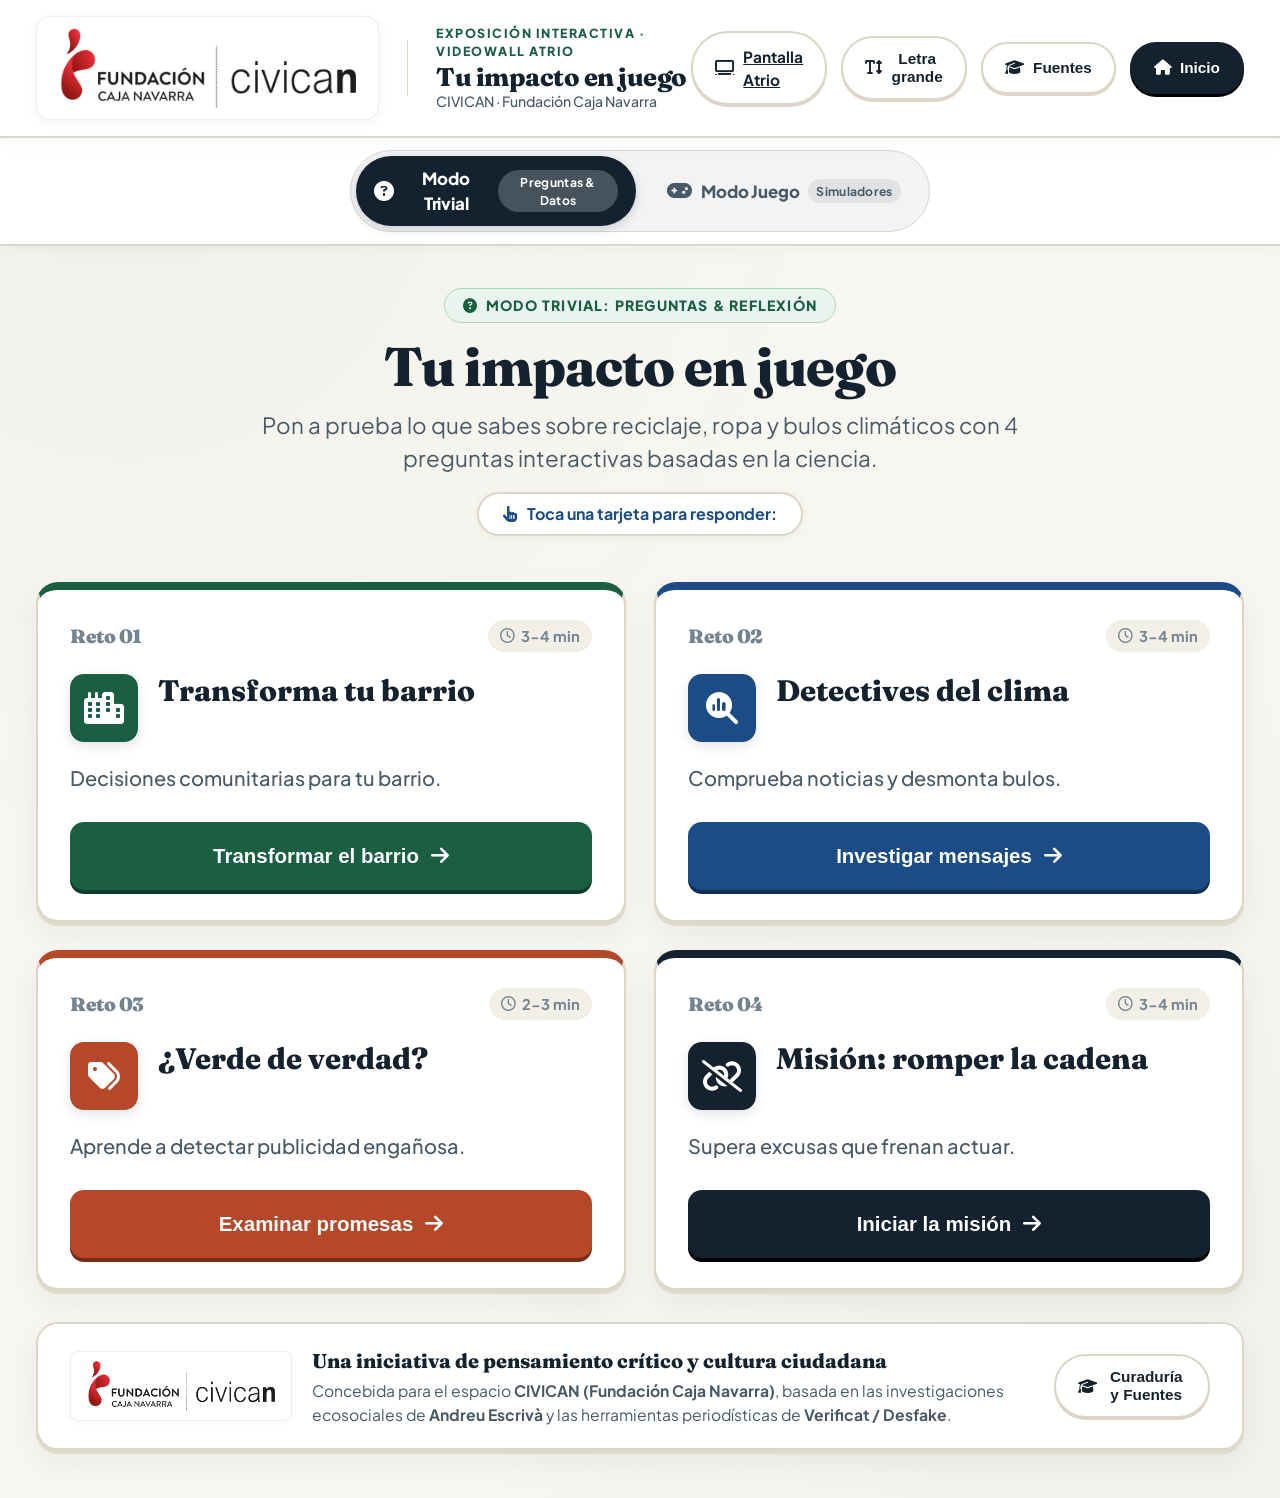
<file: index.html>
<!DOCTYPE html>
<html lang="es">
<head>
  <meta charset="UTF-8">
  <meta name="viewport" content="width=device-width, initial-scale=1.0, maximum-scale=1.0, user-scalable=no, viewport-fit=cover">
  <meta name="theme-color" content="#13222E">
  <meta name="apple-mobile-web-app-capable" content="yes">
  <meta name="apple-mobile-web-app-status-bar-style" content="default">
  <title>Tu impacto en juego | CIVICAN - Fundación Caja Navarra</title>
  <meta name="description" content="Instalación interactiva para pantalla táctil en CIVICAN. Cuatro experiencias educativas sobre sostenibilidad, acción comunitaria y detección de desinformación.">

  <!-- Estilos Dedicados de la Experiencia Quiosco CIVICAN -->
  <link rel="stylesheet" href="css/civican.css">
  <link rel="stylesheet" href="css/civican-gamification.css">
  
  <!-- Iconos FontAwesome -->
  <link rel="stylesheet" href="https://cdnjs.cloudflare.com/ajax/libs/font-awesome/6.4.0/css/all.min.css">
</head>
<body>

  <div id="app-viewport">

    <!-- CABECERA DE QUIOSCO SUPERIOR -->
    <header class="kiosk-header" role="banner">
      <div class="kiosk-brand">
        <!-- Logo Institucional CIVICAN / Fundación Caja Navarra -->
        <div class="logo-frame" title="Fundación Caja Navarra - CIVICAN">
          <img src="assets/civican-logo.png" alt="Fundación Caja Navarra - Civican" class="civican-logo-img">
        </div>

        <div class="brand-divider hide-mobile"></div>

        <div class="header-meta hide-mobile">
          <span class="tag-kicker">Exposición Interactiva · Videowall Atrio</span>
          <span class="header-event-title">Tu impacto en juego</span>
          <span class="header-event-subtitle">CIVICAN · Fundación Caja Navarra</span>
        </div>
      </div>

      <!-- Acciones de Navegación del Quiosco y Accesibilidad -->
      <nav class="kiosk-header-actions" aria-label="Navegación general">
        <!-- Enlace a la pantalla videowall para ordenadores de presentación -->
        <a href="pantalla.html" class="header-btn hide-mobile" title="Ver pantalla Atrio CIVICAN (Videowall)">
          <i class="fa-solid fa-tv"></i>
          <span>Pantalla Atrio</span>
        </a>

        <!-- Botón de Accesibilidad para Mayores: Tamaño de Letra -->
        <button class="header-btn" id="btn-toggle-font" aria-label="Cambiar tamaño de letra para lectura cómoda">
          <i class="fa-solid fa-text-height"></i>
          <span>Letra grande</span>
        </button>

        <button class="header-btn hide-mobile" id="btn-open-sources" aria-label="Ver fuentes y curaduría">
          <i class="fa-solid fa-graduation-cap"></i>
          <span>Fuentes</span>
        </button>

        <!-- Botón permanente de volver al inicio -->
        <button class="header-btn header-btn-home" id="btn-global-home" aria-label="Volver al menú de inicio">
          <i class="fa-solid fa-house"></i>
          <span>Inicio</span>
        </button>
      </nav>
    </header>

    <!-- ====================================================================
         BARRA SELECTORA DE MODO (MÓVIL Y DESKTOP: TRIVIAL vs JUEGO)
         ==================================================================== -->
    <nav class="mode-navigation-bar" aria-label="Elegir modo de participación">
      <div class="mode-navigation-inner">
        <a href="index.html" class="mode-pill-btn active" id="tab-mode-trivial" aria-label="Modo Trivial">
          <i class="fa-solid fa-circle-question"></i>
          <span class="mode-name">Modo Trivial</span>
          <span class="mode-sub">Preguntas &amp; Datos</span>
        </a>
        <a href="prototipo2.html" class="mode-pill-btn" id="tab-mode-juego" aria-label="Modo Juego">
          <i class="fa-solid fa-gamepad"></i>
          <span class="mode-name">Modo Juego</span>
          <span class="mode-sub">Simuladores</span>
        </a>
      </div>
    </nav>

    <!-- ====================================================================
         VISTA 1: PORTADA / LANDING (MODO TRIVIAL: 4 PREGUNTAS CLAVE)
         ==================================================================== -->
    <main id="view-landing" class="view-container active">
      <div class="landing-hero">
        <div class="hero-pill-badge">
          <i class="fa-solid fa-circle-question"></i> Modo Trivial: Preguntas &amp; Reflexión
        </div>
        <h1 class="landing-title">Tu impacto en juego</h1>
        <p class="landing-subtitle">
          Pon a prueba lo que sabes sobre reciclaje, ropa y bulos climáticos con 4 preguntas interactivas basadas en la ciencia.
        </p>
        <div class="touch-invitation-strip">
          <i class="fa-solid fa-hand-pointer"></i> Toca una tarjeta para responder:
        </div>
      </div>

      <!-- Cuadrícula 2x2 de Experiencias con Tipología Destacada -->
      <section class="experiences-grid" id="landing-experiences-grid" aria-label="Experiencias disponibles">
        <!-- Renderizado dinámico desde civican-app.js -->
      </section>

      <!-- Pie de Portada: Colaboración y Fuentes -->
      <footer class="landing-footer-sources">
        <div class="sources-teaser">
          <div class="sources-logos-group">
            <img src="assets/civican-logo.png" alt="CIVICAN · Fundación Caja Navarra" class="footer-partner-logo">
          </div>
          <div class="sources-teaser-text">
            <h4>Una iniciativa de pensamiento crítico y cultura ciudadana</h4>
            <p>Concebida para el espacio <strong>CIVICAN (Fundación Caja Navarra)</strong>, basada en las investigaciones ecosociales de <strong>Andreu Escrivà</strong> y las herramientas periodísticas de <strong>Verificat / Desfake</strong>.</p>
          </div>
        </div>
        <button class="header-btn" id="btn-open-sources-landing">
          <i class="fa-solid fa-graduation-cap"></i>
          <span>Curaduría y Fuentes</span>
        </button>
      </footer>
    </main>

    <!-- ====================================================================
         VISTA 2: PANTALLA DE JUEGO ACTIVO (A, B, C, D)
         ==================================================================== -->
    <section id="view-game" class="view-container">
      <div class="game-play-area" id="game-dynamic-content">
        <!-- Renderizado dinámico del paso del juego actual -->
      </div>
    </section>

    <!-- ====================================================================
         VISTA 3: PANTALLA DE RESULTADOS / CIERRE
         ==================================================================== -->
    <section id="view-results" class="view-container">
      <div id="results-dynamic-content">
        <!-- Renderizado dinámico de resultados y conclusiones -->
      </div>
    </section>

  </div>

  <!-- ======================================================================
       MODAL 1: TEMPORIZADOR DE INACTIVIDAD (¿SIGUES AHÍ?)
       ====================================================================== -->
  <div class="modal-overlay" id="idle-modal" role="dialog" aria-modal="true" aria-labelledby="idle-title">
    <div class="modal-content-box">
      <div class="modal-icon-alert">
        <i class="fa-solid fa-clock-rotate-left"></i>
      </div>
      <h3 class="modal-title" id="idle-title">¿Sigues ahí?</h3>
      <p class="modal-body-text">
        La pantalla táctil detecta inactividad. Si nadie continúa interactuando, la sesión se reiniciará automáticamente para el siguiente visitante en:
      </p>
      <!-- Cuenta atrás circular visual e interactiva -->
      <div class="idle-countdown-wrap" role="timer" aria-live="polite">
        <svg class="idle-countdown-svg" viewBox="0 0 160 160" aria-hidden="true">
          <circle class="idle-circle-bg" cx="80" cy="80" r="68"></circle>
          <circle class="idle-circle-bar" id="idle-progress-circle" cx="80" cy="80" r="68"></circle>
        </svg>
        <div class="idle-countdown-core">
          <span class="idle-countdown-num" id="idle-seconds">15</span>
          <span class="idle-countdown-label">segundos</span>
        </div>
      </div>
      <div class="modal-actions-pair">
        <button class="btn-modal-action primary" id="btn-keep-playing">
          <i class="fa-solid fa-hand-pointer"></i>
          <span>Seguir jugando</span>
        </button>
        <button class="btn-modal-action secondary" id="btn-exit-idle">
          <i class="fa-solid fa-house"></i>
          <span>Volver al inicio</span>
        </button>
      </div>
    </div>
  </div>

  <!-- ======================================================================
       MODAL 2: CONFIRMACIÓN DE REGRESO AL INICIO
       ====================================================================== -->
  <div class="modal-overlay" id="exit-confirm-modal" role="dialog" aria-modal="true" aria-labelledby="exit-title">
    <div class="modal-content-box">
      <div class="modal-icon-alert" style="color:var(--azul-detectives);">
        <i class="fa-solid fa-circle-question"></i>
      </div>
      <h3 class="modal-title" id="exit-title">¿Quieres terminar esta partida?</h3>
      <p class="modal-body-text">
        Si vuelves al inicio ahora, el progreso de la partida actual se reiniciará para permitir a otro usuario comenzar una nueva experiencia desde cero.
      </p>
      <div class="modal-actions-pair">
        <button class="btn-modal-action primary" id="btn-cancel-exit">
          <i class="fa-solid fa-play"></i>
          <span>Seguir jugando</span>
        </button>
        <button class="btn-modal-action secondary" id="btn-confirm-exit">
          <i class="fa-solid fa-house"></i>
          <span>Volver al inicio</span>
        </button>
      </div>
    </div>
  </div>

  <!-- ======================================================================
       MODAL 3: FUENTES Y CRÉDITOS DE LA CHARLA (ANDREU ESCRIVÀ Y VERIFICAT)
       ====================================================================== -->
  <div class="modal-overlay" id="sources-modal" role="dialog" aria-modal="true" aria-labelledby="sources-modal-title">
    <div class="modal-content-box sources-modal-box">
      <div style="display:flex; justify-content:space-between; align-items:center; margin-bottom:20px;">
        <h3 class="modal-title" id="sources-modal-title" style="margin-bottom:0;">
          <i class="fa-solid fa-graduation-cap"></i> Fuentes y Metodología
        </h3>
        <button class="header-btn" id="btn-close-sources" aria-label="Cerrar ventana de fuentes">
          <i class="fa-solid fa-xmark"></i> Cerrar
        </button>
      </div>

      <p class="modal-body-text" style="margin-bottom:20px;">
        Esta exposición interactiva ha sido concebida como un recurso pedagógico riguroso. Su contenido se sustenta en dos pilares fundamentales:
      </p>

      <!-- Fuente 1: Andreu Escrivà -->
      <div class="sources-source-card andreu">
        <h4>Andreu Escrivà</h4>
        <div class="sources-role">Ambientólogo, doctor en Biodiversidad y divulgador científico</div>
        <p class="sources-desc">
          Aporta el marco científico y social sobre <strong>los límites reales de los materiales</strong>, el debate sobre el <strong>PIB frente al bienestar humano</strong> y la fuerza de la <strong>acción comunitaria</strong> para transformar nuestros barrios en lugares más habitables y saludables.
        </p>
      </div>

      <!-- Fuente 2: Verificat / Desfake -->
      <div class="sources-source-card">
        <h4>Verificat / Desfake</h4>
        <div class="sources-role">Asociación periodística de verificación y educación mediática</div>
        <p class="sources-desc">
          Aporta el método de <strong>alfabetización crítica frente a los bulos</strong>: el análisis de titulares sobre cosechas y mapas del tiempo, las <strong>4 preguntas de verificación</strong>, las tácticas de manipulación (E.F.E.C.T.), la investigación real con rastreadores GPS sobre el reciclaje textil y las claves para detectar el <em>greenwashing</em>.
        </p>
      </div>

      <!-- Fuente 3: CIVICAN -->
      <div class="sources-source-card" style="border-left-color:var(--forest);">
        <h4>CIVICAN (Fundación Caja Navarra)</h4>
        <div class="sources-role">Centro cultural, social y de pensamiento</div>
        <p class="sources-desc">
          Instalación pedagógica concebida para el <strong>Videowall del Atrio de CIVICAN</strong> (Pamplona). Una iniciativa abierta a toda la ciudadanía para fomentar el pensamiento crítico, la cultura científica y la convivencia en el espacio público.
        </p>
      </div>
    </div>
  </div>

  <!-- Scripts de la Aplicación -->
  <script src="js/civican-data.js"></script>
  <script src="js/civican-kiosk.js"></script>
  <script src="js/civican-app.js"></script>

</body>
</html>
</file>
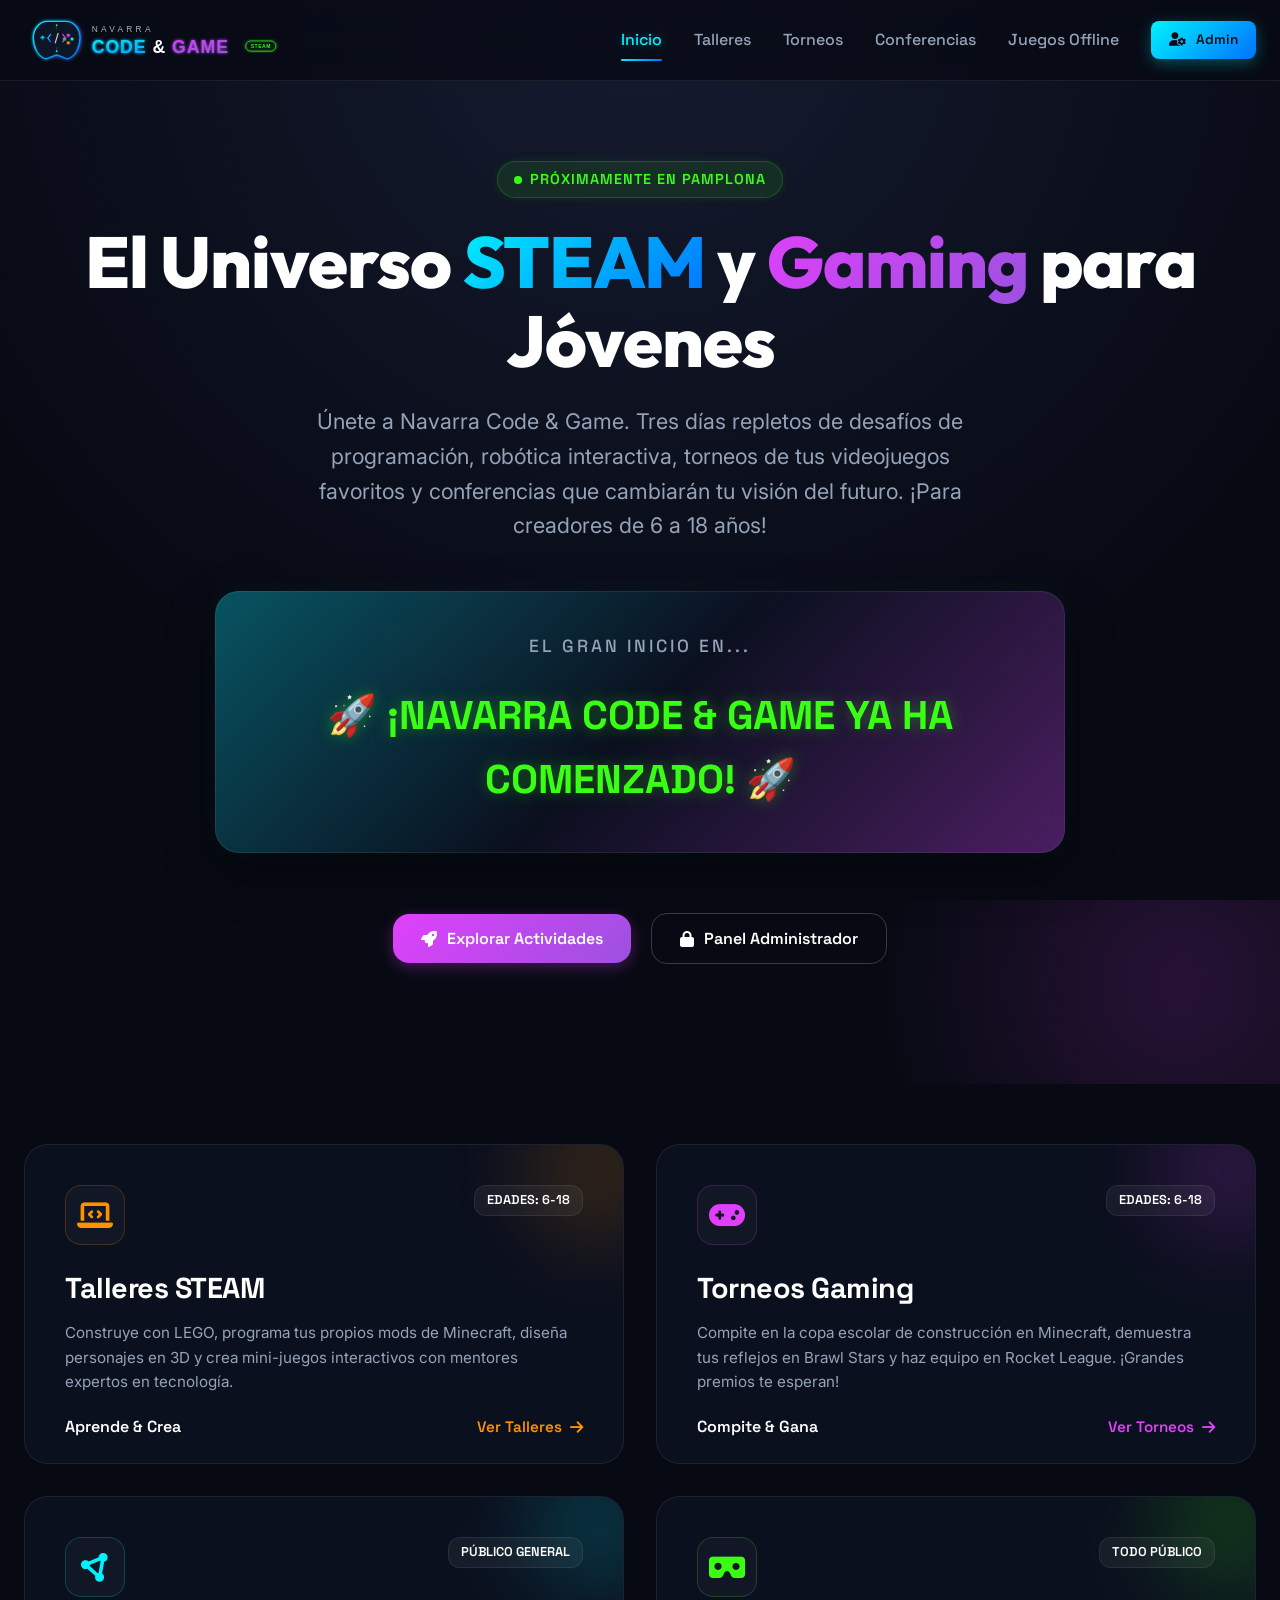
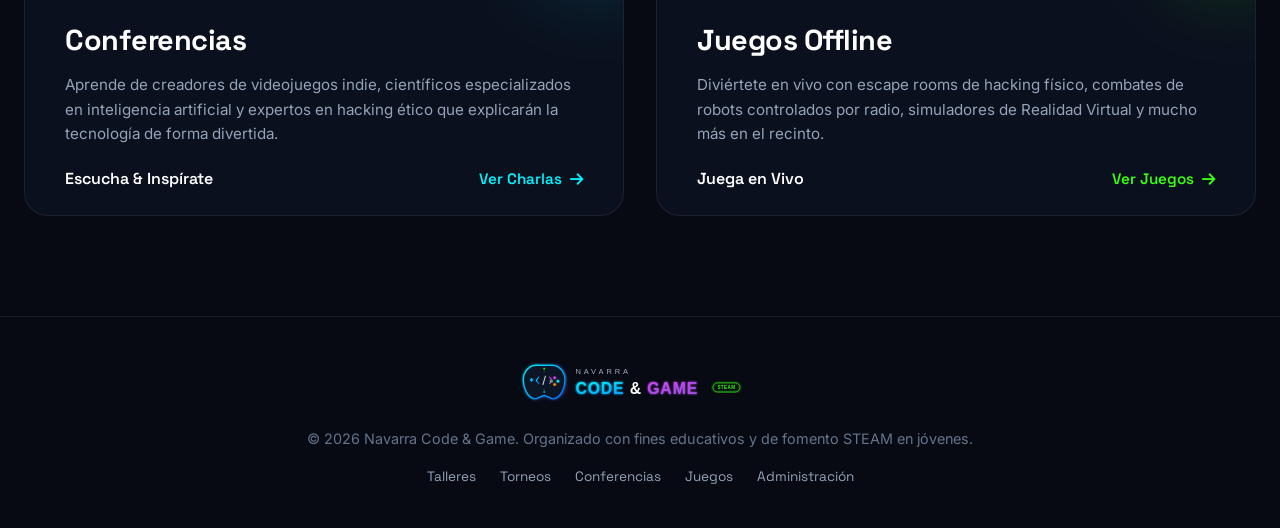
<file: index_navarra_code_game.html>
<!DOCTYPE html>
<html lang="es">
<head>
  <meta charset="UTF-8">
  <meta name="viewport" content="width=device-width, initial-scale=1.0">
  <title>Navarra Code & Game | Festival Tecnológico & STEAM</title>
  <meta name="description" content="El mayor festival STEAM y tecnológico de Navarra para jóvenes de 6 a 18 años. Robótica, videojuegos, talleres de programación, torneos y conferencias.">
  
  <!-- Estilos Globales -->
  <link rel="stylesheet" href="css/style.css">
  
  <!-- Iconos FontAwesome para botones y detalles (Cargado vía CDN) -->
  <link rel="stylesheet" href="https://cdnjs.cloudflare.com/ajax/libs/font-awesome/6.4.0/css/all.min.css">
</head>
<body>

  <!-- CABECERA / MENÚ DE NAVEGACIÓN -->
  <header class="header" id="header">
    <div class="container navbar">
      <a href="index.html" class="nav-logo">
        <img src="assets/logo.svg" alt="Navarra Code & Game Logo" style="width: 100%; height: 100%;">
      </a>
      
      <button class="menu-toggle" id="menu-toggle" aria-label="Abrir menú de navegación">
        <span></span>
        <span></span>
        <span></span>
      </button>

      <nav class="nav-menu" id="nav-menu">
        <a href="index.html" class="nav-link active">Inicio</a>
        <a href="talleres.html" class="nav-link">Talleres</a>
        <a href="torneos.html" class="nav-link">Torneos</a>
        <a href="conferencias.html" class="nav-link">Conferencias</a>
        <a href="juegos.html" class="nav-link">Juegos Offline</a>
        <a href="admin.html" class="btn btn-cyan btn-sm"><i class="fa-solid fa-user-gear"></i> Admin</a>
      </nav>
    </div>
  </header>

  <!-- HERO SECTION -->
  <section class="hero">
    <div class="bg-glow-1"></div>
    <div class="bg-glow-2"></div>
    
    <div class="container">
      <div class="hero-badge">
        <span class="dot"></span> Próximamente en Pamplona
      </div>
      
      <h1 class="hero-title">
        El Universo <span class="cyan">STEAM</span> y <span class="purple">Gaming</span> para Jóvenes
      </h1>
      
      <p class="hero-subtitle">
        Únete a Navarra Code & Game. Tres días repletos de desafíos de programación, robótica interactiva, torneos de tus videojuegos favoritos y conferencias que cambiarán tu visión del futuro. ¡Para creadores de 6 a 18 años!
      </p>

      <!-- TEMPORIZADOR DE CUENTA ATRÁS -->
      <div class="countdown-container">
        <h2 class="countdown-title">El gran inicio en...</h2>
        
        <div class="countdown-grid" id="countdown-grid">
          <div class="countdown-item">
            <span class="countdown-number" id="days">00</span>
            <span class="countdown-label">Días</span>
          </div>
          <div class="countdown-item">
            <span class="countdown-number" id="hours">00</span>
            <span class="countdown-label">Horas</span>
          </div>
          <div class="countdown-item">
            <span class="countdown-number" id="minutes">00</span>
            <span class="countdown-label">Minutos</span>
          </div>
          <div class="countdown-item">
            <span class="countdown-number" id="seconds">00</span>
            <span class="countdown-label">Segundos</span>
          </div>
        </div>
        
        <div class="countdown-finished" id="countdown-finished"></div>
      </div>

      <div class="hero-actions">
        <a href="#explorar" class="btn btn-purple"><i class="fa-solid fa-rocket"></i> Explorar Actividades</a>
        <a href="admin.html" class="btn btn-outline" style="margin-left: 16px;"><i class="fa-solid fa-lock"></i> Panel Administrador</a>
      </div>
    </div>
  </section>

  <!-- SECCIÓN DE SECCIONES (CARDS ENLACE) -->
  <section class="section-features" id="explorar">
    <div class="container">
      <div class="grid-features">
        
        <!-- CARD TALLERES -->
        <div class="feature-card f-talleres">
          <div class="feature-header">
            <div class="feature-icon">
              <i class="fa-solid fa-laptop-code"></i>
            </div>
            <span class="feature-age">Edades: 6-18</span>
          </div>
          <div class="feature-body">
            <h3>Talleres STEAM</h3>
            <p>Construye con LEGO, programa tus propios mods de Minecraft, diseña personajes en 3D y crea mini-juegos interactivos con mentores expertos en tecnología.</p>
          </div>
          <div class="feature-footer">
            <span>Aprende &amp; Crea</span>
            <a href="talleres.html" class="feature-link">Ver Talleres <i class="fa-solid fa-arrow-right"></i></a>
          </div>
        </div>

        <!-- CARD TORNEOS -->
        <div class="feature-card f-torneos">
          <div class="feature-header">
            <div class="feature-icon">
              <i class="fa-solid fa-gamepad"></i>
            </div>
            <span class="feature-age">Edades: 6-18</span>
          </div>
          <div class="feature-body">
            <h3>Torneos Gaming</h3>
            <p>Compite en la copa escolar de construcción en Minecraft, demuestra tus reflejos en Brawl Stars y haz equipo en Rocket League. ¡Grandes premios te esperan!</p>
          </div>
          <div class="feature-footer">
            <span>Compite &amp; Gana</span>
            <a href="torneos.html" class="feature-link">Ver Torneos <i class="fa-solid fa-arrow-right"></i></a>
          </div>
        </div>

        <!-- CARD CONFERENCIAS -->
        <div class="feature-card f-conferencias">
          <div class="feature-header">
            <div class="feature-icon">
              <i class="fa-solid fa-circle-nodes"></i>
            </div>
            <span class="feature-age">Público General</span>
          </div>
          <div class="feature-body">
            <h3>Conferencias</h3>
            <p>Aprende de creadores de videojuegos indie, científicos especializados en inteligencia artificial y expertos en hacking ético que explicarán la tecnología de forma divertida.</p>
          </div>
          <div class="feature-footer">
            <span>Escucha &amp; Inspírate</span>
            <a href="conferencias.html" class="feature-link">Ver Charlas <i class="fa-solid fa-arrow-right"></i></a>
          </div>
        </div>

        <!-- CARD JUEGOS OFFLINE -->
        <div class="feature-card f-juegos">
          <div class="feature-header">
            <div class="feature-icon">
              <i class="fa-solid fa-vr-cardboard"></i>
            </div>
            <span class="feature-age">Todo Público</span>
          </div>
          <div class="feature-body">
            <h3>Juegos Offline</h3>
            <p>Diviértete en vivo con escape rooms de hacking físico, combates de robots controlados por radio, simuladores de Realidad Virtual y mucho más en el recinto.</p>
          </div>
          <div class="feature-footer">
            <span>Juega en Vivo</span>
            <a href="juegos.html" class="feature-link">Ver Juegos <i class="fa-solid fa-arrow-right"></i></a>
          </div>
        </div>

      </div>
    </div>
  </section>

  <!-- PIE DE PÁGINA -->
  <footer class="footer">
    <div class="container">
      <div class="footer-logo">
        <img src="assets/logo.svg" alt="Navarra Code & Game Logo" style="width: 100%; height: 100%;">
      </div>
      <p class="footer-text">
        &copy; 2026 Navarra Code & Game. Organizado con fines educativos y de fomento STEAM en jóvenes.
      </p>
      <div class="footer-links">
        <a href="talleres.html" class="footer-link">Talleres</a>
        <a href="torneos.html" class="footer-link">Torneos</a>
        <a href="conferencias.html" class="footer-link">Conferencias</a>
        <a href="juegos.html" class="footer-link">Juegos</a>
        <a href="admin.html" class="footer-link">Administración</a>
      </div>
    </div>
  </footer>

  <!-- Scripts -->
  <script src="js/db.js"></script>
  <script src="js/main.js"></script>
  <script src="js/countdown.js"></script>
</body>
</html>
</file>
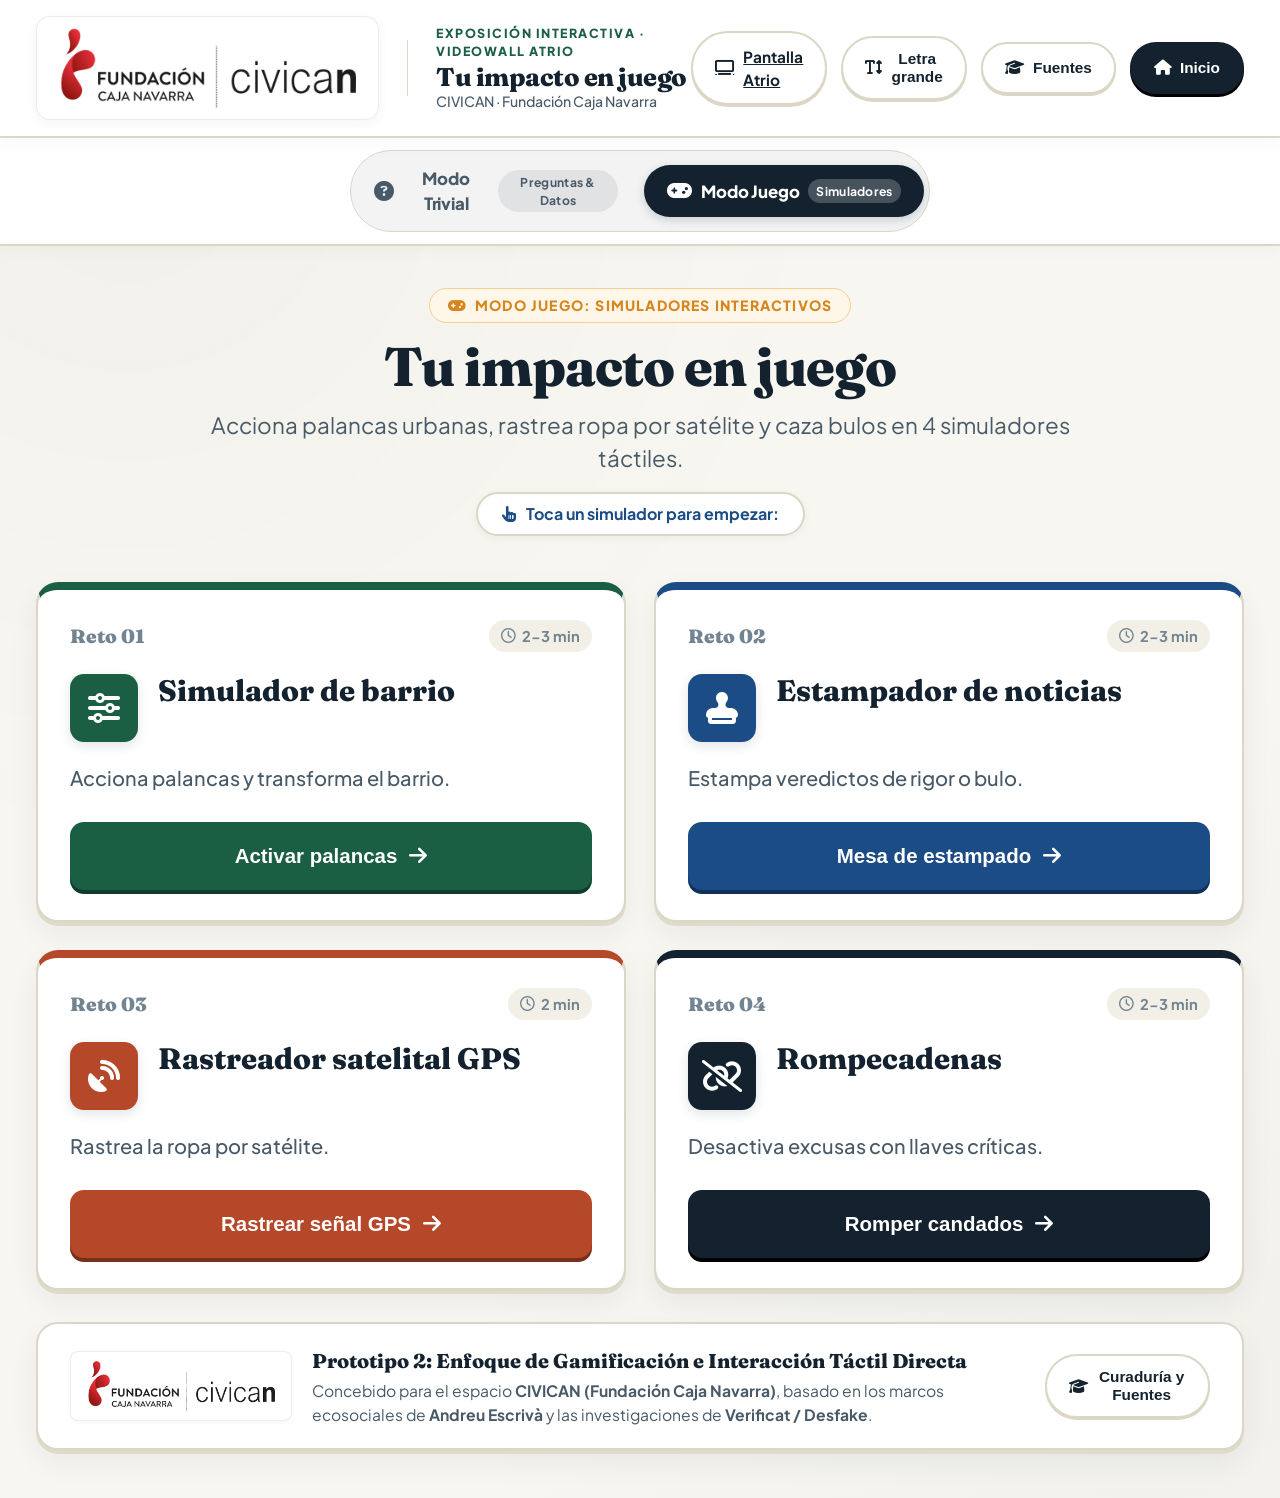
<file: juego.html>
<!DOCTYPE html>
<html lang="es">
<head>
  <meta charset="UTF-8">
  <meta name="viewport" content="width=device-width, initial-scale=1.0, maximum-scale=1.0, user-scalable=no, viewport-fit=cover">
  <meta name="theme-color" content="#13222E">
  <meta name="apple-mobile-web-app-capable" content="yes">
  <meta name="apple-mobile-web-app-status-bar-style" content="default">
  <title>Tu impacto en juego | Modo Juego: Retos y Simuladores | CIVICAN</title>
  <meta name="description" content="Prototipo interactivo gamificado para videowall táctil en CIVICAN: simulador de barrio con palancas, estampador de noticias y rastreador GPS por satélite.">

  <!-- Estilos Base y Estilos de Gamificación -->
  <link rel="stylesheet" href="css/civican.css">
  <link rel="stylesheet" href="css/civican-gamification.css">
  
  <!-- Iconos FontAwesome -->
  <link rel="stylesheet" href="https://cdnjs.cloudflare.com/ajax/libs/font-awesome/6.4.0/css/all.min.css">
</head>
<body>

  <div id="app-viewport">

    <!-- CABECERA DE QUIOSCO SUPERIOR -->
    <header class="kiosk-header" role="banner">
      <div class="kiosk-brand">
        <!-- Logo Institucional CIVICAN / Fundación Caja Navarra -->
        <div class="logo-frame" title="Fundación Caja Navarra - CIVICAN">
          <img src="assets/civican-logo.png" alt="Fundación Caja Navarra - Civican" class="civican-logo-img">
        </div>

        <div class="brand-divider hide-mobile"></div>

        <div class="header-meta hide-mobile">
          <span class="tag-kicker">Exposición Interactiva · Videowall Atrio</span>
          <span class="header-event-title">Tu impacto en juego</span>
          <span class="header-event-subtitle">CIVICAN · Fundación Caja Navarra</span>
        </div>
      </div>

      <!-- Acciones de Navegación del Quiosco y Accesibilidad -->
      <nav class="kiosk-header-actions" aria-label="Navegación general">
        <!-- Enlace a la pantalla videowall para ordenadores de presentación -->
        <a href="pantalla.html" class="header-btn hide-mobile" title="Ver pantalla Atrio CIVICAN (Videowall)">
          <i class="fa-solid fa-tv"></i>
          <span>Pantalla Atrio</span>
        </a>

        <!-- Botón de Accesibilidad para Mayores: Tamaño de Letra -->
        <button class="header-btn" id="btn-toggle-font" aria-label="Cambiar tamaño de letra para lectura cómoda">
          <i class="fa-solid fa-text-height"></i>
          <span>Letra grande</span>
        </button>

        <button class="header-btn hide-mobile" id="btn-open-sources" aria-label="Ver fuentes y curaduría">
          <i class="fa-solid fa-graduation-cap"></i>
          <span>Fuentes</span>
        </button>

        <button class="header-btn header-btn-home" id="btn-global-home" aria-label="Volver al menú de inicio">
          <i class="fa-solid fa-house"></i>
          <span>Inicio</span>
        </button>
      </nav>
    </header>

    <!-- ====================================================================
         BARRA SELECTORA DE MODO (MÓVIL Y DESKTOP: TRIVIAL vs JUEGO)
         ==================================================================== -->
    <nav class="mode-navigation-bar" aria-label="Elegir modo de participación">
      <div class="mode-navigation-inner">
        <a href="index.html" class="mode-pill-btn" id="tab-mode-trivial" aria-label="Modo Trivial">
          <i class="fa-solid fa-circle-question"></i>
          <span class="mode-name">Modo Trivial</span>
          <span class="mode-sub">Preguntas &amp; Datos</span>
        </a>
        <a href="prototipo2.html" class="mode-pill-btn active" id="tab-mode-juego" aria-label="Modo Juego">
          <i class="fa-solid fa-gamepad"></i>
          <span class="mode-name">Modo Juego</span>
          <span class="mode-sub">Simuladores</span>
        </a>
      </div>
    </nav>

    <!-- ====================================================================
         VISTA 1: PORTADA / SELECTOR DE RETOS GAMIFICADOS (MODO JUEGO)
         ==================================================================== -->
    <main id="view-landing" class="view-container active">
      <div class="landing-hero">
        <div class="hero-pill-badge" style="background:var(--amber-soft); color:var(--amber); border-color:var(--amber-border);">
          <i class="fa-solid fa-gamepad"></i> Modo Juego: Simuladores Interactivos
        </div>
        <h1 class="landing-title">Tu impacto en juego</h1>
        <p class="landing-subtitle">
          Acciona palancas urbanas, rastrea ropa por satélite y caza bulos en 4 simuladores táctiles.
        </p>
        <div class="touch-invitation-strip">
          <i class="fa-solid fa-hand-pointer"></i> Toca un simulador para empezar:
        </div>
      </div>

      <!-- Cuadrícula 2x2 de Simuladores Interactivos -->
      <section class="experiences-grid" aria-label="Simuladores disponibles">
        <!-- Reto 1: Simulador con Palancas -->
        <article class="experience-card" data-id="juego-a">
          <div class="card-top-bar">
            <span style="font-family:var(--font-display); font-size:1.2rem; font-weight:900; color:var(--ink-muted);">Reto 01</span>
            <span class="duration-tag"><i class="fa-regular fa-clock"></i> 2-3 min</span>
          </div>
          <div class="card-main-info">
            <div class="card-icon-bubble" style="background:var(--forest); color:#FFF;">
              <i class="fa-solid fa-sliders"></i>
            </div>
            <div class="card-titles">
              <h3 class="card-title">Simulador de barrio</h3>
            </div>
          </div>
          <p class="card-summary">Acciona palancas y transforma el barrio.</p>
          <div class="card-footer-action">
            <button class="btn-card-cta btn-launch-module" data-module="mod-simulador" style="background:var(--forest); box-shadow:0 4px 0 #103C2B;">
              <span>Activar palancas</span>
              <i class="fa-solid fa-arrow-right"></i>
            </button>
          </div>
        </article>

        <!-- Reto 2: Estampador de Noticias -->
        <article class="experience-card" data-id="juego-b">
          <div class="card-top-bar">
            <span style="font-family:var(--font-display); font-size:1.2rem; font-weight:900; color:var(--ink-muted);">Reto 02</span>
            <span class="duration-tag"><i class="fa-regular fa-clock"></i> 2-3 min</span>
          </div>
          <div class="card-main-info">
            <div class="card-icon-bubble" style="background:var(--cyanotype); color:#FFF;">
              <i class="fa-solid fa-stamp"></i>
            </div>
            <div class="card-titles">
              <h3 class="card-title">Estampador de noticias</h3>
            </div>
          </div>
          <p class="card-summary">Estampa veredictos de rigor o bulo.</p>
          <div class="card-footer-action">
            <button class="btn-card-cta btn-launch-module" data-module="mod-estampador" style="background:var(--cyanotype); box-shadow:0 4px 0 #103058;">
              <span>Mesa de estampado</span>
              <i class="fa-solid fa-arrow-right"></i>
            </button>
          </div>
        </article>

        <!-- Reto 3: Rastreador Satelital GPS -->
        <article class="experience-card" data-id="juego-c">
          <div class="card-top-bar">
            <span style="font-family:var(--font-display); font-size:1.2rem; font-weight:900; color:var(--ink-muted);">Reto 03</span>
            <span class="duration-tag"><i class="fa-regular fa-clock"></i> 2 min</span>
          </div>
          <div class="card-main-info">
            <div class="card-icon-bubble" style="background:var(--terracotta); color:#FFF;">
              <i class="fa-solid fa-satellite-dish"></i>
            </div>
            <div class="card-titles">
              <h3 class="card-title">Rastreador satelital GPS</h3>
            </div>
          </div>
          <p class="card-summary">Rastrea la ropa por satélite.</p>
          <div class="card-footer-action">
            <button class="btn-card-cta btn-launch-module" data-module="mod-gps" style="background:var(--terracotta); box-shadow:0 4px 0 #7A2E19;">
              <span>Rastrear señal GPS</span>
              <i class="fa-solid fa-arrow-right"></i>
            </button>
          </div>
        </article>

        <!-- Reto 4: Rompecadenas del Retardismo -->
        <article class="experience-card" data-id="juego-d">
          <div class="card-top-bar">
            <span style="font-family:var(--font-display); font-size:1.2rem; font-weight:900; color:var(--ink-muted);">Reto 04</span>
            <span class="duration-tag"><i class="fa-regular fa-clock"></i> 2-3 min</span>
          </div>
          <div class="card-main-info">
            <div class="card-icon-bubble" style="background:var(--ink); color:#FFF;">
              <i class="fa-solid fa-link-slash"></i>
            </div>
            <div class="card-titles">
              <h3 class="card-title">Rompecadenas</h3>
            </div>
          </div>
          <p class="card-summary">Desactiva excusas con llaves críticas.</p>
          <div class="card-footer-action">
            <button class="btn-card-cta btn-launch-module" data-module="mod-rompecadenas" style="background:var(--ink); box-shadow:0 4px 0 #000000;">
              <span>Romper candados</span>
              <i class="fa-solid fa-arrow-right"></i>
            </button>
          </div>
        </article>
      </section>

      <!-- Pie de Portada: Fuentes -->
      <footer class="landing-footer-sources">
        <div class="sources-teaser">
          <div class="sources-logos-group">
            <img src="assets/civican-logo.png" alt="CIVICAN · Fundación Caja Navarra" class="footer-partner-logo">
          </div>
          <div class="sources-teaser-text">
            <h4>Prototipo 2: Enfoque de Gamificación e Interacción Táctil Directa</h4>
            <p>Concebido para el espacio <strong>CIVICAN (Fundación Caja Navarra)</strong>, basado en los marcos ecosociales de <strong>Andreu Escrivà</strong> y las investigaciones de <strong>Verificat / Desfake</strong>.</p>
          </div>
        </div>
        <button class="header-btn" id="btn-open-sources-landing">
          <i class="fa-solid fa-graduation-cap"></i>
          <span>Curaduría y Fuentes</span>
        </button>
      </footer>
    </main>

    <!-- ====================================================================
         VISTA 2: ESPACIO DE JUEGO / SIMULADOR ACTIVO
         ==================================================================== -->
    <section id="view-game" class="view-container">
      <div class="game-play-area" id="game-dynamic-content">
        <!-- Renderizado dinámico desde civican-gamification.js -->
      </div>
    </section>

  </div>

  <!-- ======================================================================
       MODAL 1: TEMPORIZADOR DE INACTIVIDAD CON CUENTA ATRÁS CIRCULAR
       ====================================================================== -->
  <div class="modal-overlay" id="idle-modal" role="dialog" aria-modal="true" aria-labelledby="idle-title">
    <div class="modal-content-box">
      <div class="modal-icon-alert">
        <i class="fa-solid fa-clock-rotate-left"></i>
      </div>
      <h3 class="modal-title" id="idle-title">¿Sigues ahí?</h3>
      <p class="modal-body-text">
        La pantalla táctil detecta inactividad. Si nadie continúa interactuando, la sesión se reiniciará automáticamente para el siguiente visitante en:
      </p>
      
      <!-- Cuenta atrás circular visual e interactiva -->
      <div class="idle-countdown-wrap" role="timer" aria-live="polite">
        <svg class="idle-countdown-svg" viewBox="0 0 160 160" aria-hidden="true">
          <circle class="idle-circle-bg" cx="80" cy="80" r="68"></circle>
          <circle class="idle-circle-bar" id="idle-progress-circle" cx="80" cy="80" r="68"></circle>
        </svg>
        <div class="idle-countdown-core">
          <span class="idle-countdown-num" id="idle-seconds">15</span>
          <span class="idle-countdown-label">segundos</span>
        </div>
      </div>

      <div class="modal-actions-pair">
        <button class="btn-modal-action primary" id="btn-keep-playing">
          <i class="fa-solid fa-hand-pointer"></i>
          <span>Seguir jugando</span>
        </button>
        <button class="btn-modal-action secondary" id="btn-exit-idle">
          <i class="fa-solid fa-house"></i>
          <span>Volver al inicio</span>
        </button>
      </div>
    </div>
  </div>

  <!-- ======================================================================
       MODAL 2: CONFIRMAR SALIDA
       ====================================================================== -->
  <div class="modal-overlay" id="exit-confirm-modal" role="dialog" aria-modal="true">
    <div class="modal-content-box">
      <div class="modal-icon-alert" style="color:var(--forest);">
        <i class="fa-solid fa-house"></i>
      </div>
      <h3 class="modal-title">¿Volver al menú principal?</h3>
      <p class="modal-body-text">
        El progreso actual se restablecerá para que el siguiente visitante pueda empezar desde el principio.
      </p>
      <div class="modal-actions-pair">
        <button class="btn-modal-action primary" id="btn-cancel-exit">
          <i class="fa-solid fa-arrow-left"></i>
          <span>Continuar aquí</span>
        </button>
        <button class="btn-modal-action secondary" id="btn-confirm-exit">
          <i class="fa-solid fa-house"></i>
          <span>Volver al inicio</span>
        </button>
      </div>
    </div>
  </div>

  <!-- ======================================================================
       MODAL 3: FUENTES Y CURADURÍA
       ====================================================================== -->
  <div class="modal-overlay" id="sources-modal" role="dialog" aria-modal="true" aria-labelledby="sources-modal-title">
    <div class="modal-content-box sources-modal-box">
      <div style="display:flex; justify-content:space-between; align-items:center; margin-bottom:20px;">
        <h3 class="modal-title" id="sources-modal-title" style="margin-bottom:0;">
          <i class="fa-solid fa-graduation-cap"></i> Fuentes y Metodología
        </h3>
        <button class="header-btn" id="btn-close-sources" aria-label="Cerrar ventana de fuentes">
          <i class="fa-solid fa-xmark"></i> Cerrar
        </button>
      </div>

      <p class="modal-body-text" style="margin-bottom:20px;">
        Esta exposición interactiva ha sido concebida como un recurso pedagógico riguroso. Su contenido se sustenta en dos pilares fundamentales:
      </p>

      <!-- Fuente 1: Andreu Escrivà -->
      <div class="sources-source-card andreu">
        <h4>Andreu Escrivà</h4>
        <div class="sources-role">Ambientólogo, doctor en Biodiversidad y divulgador científico</div>
        <p class="sources-desc">
          Aporta el marco científico y social sobre <strong>los límites reales de los materiales</strong>, el debate sobre el <strong>PIB frente al bienestar humano</strong> y la fuerza de la <strong>acción comunitaria</strong> para transformar nuestros barrios en lugares más habitables y saludables.
        </p>
      </div>

      <!-- Fuente 2: Verificat / Desfake -->
      <div class="sources-source-card">
        <h4>Verificat / Desfake</h4>
        <div class="sources-role">Asociación periodística de verificación y educación mediática</div>
        <p class="sources-desc">
          Aporta el método de <strong>alfabetización crítica frente a los bulos</strong>: el análisis de titulares sobre cosechas y mapas del tiempo, las <strong>4 preguntas de verificación</strong>, las tácticas de manipulación (E.F.E.C.T.), la investigación real con rastreadores GPS sobre el reciclaje textil y las claves para detectar el <em>greenwashing</em>.
        </p>
      </div>

      <!-- Fuente 3: CIVICAN -->
      <div class="sources-source-card" style="border-left-color:var(--forest);">
        <h4>CIVICAN (Fundación Caja Navarra)</h4>
        <div class="sources-role">Centro cultural, social y de pensamiento</div>
        <p class="sources-desc">
          Instalación pedagógica concebida para el <strong>Videowall del Atrio de CIVICAN</strong> (Pamplona). Una iniciativa abierta a toda la ciudadanía para fomentar el pensamiento crítico, la cultura científica y la convivencia en el espacio público.
        </p>
      </div>
    </div>
  </div>

  <!-- Scripts -->
  <script src="js/civican-kiosk.js"></script>
  <script src="js/civican-gamification.js"></script>

</body>
</html>
</file>
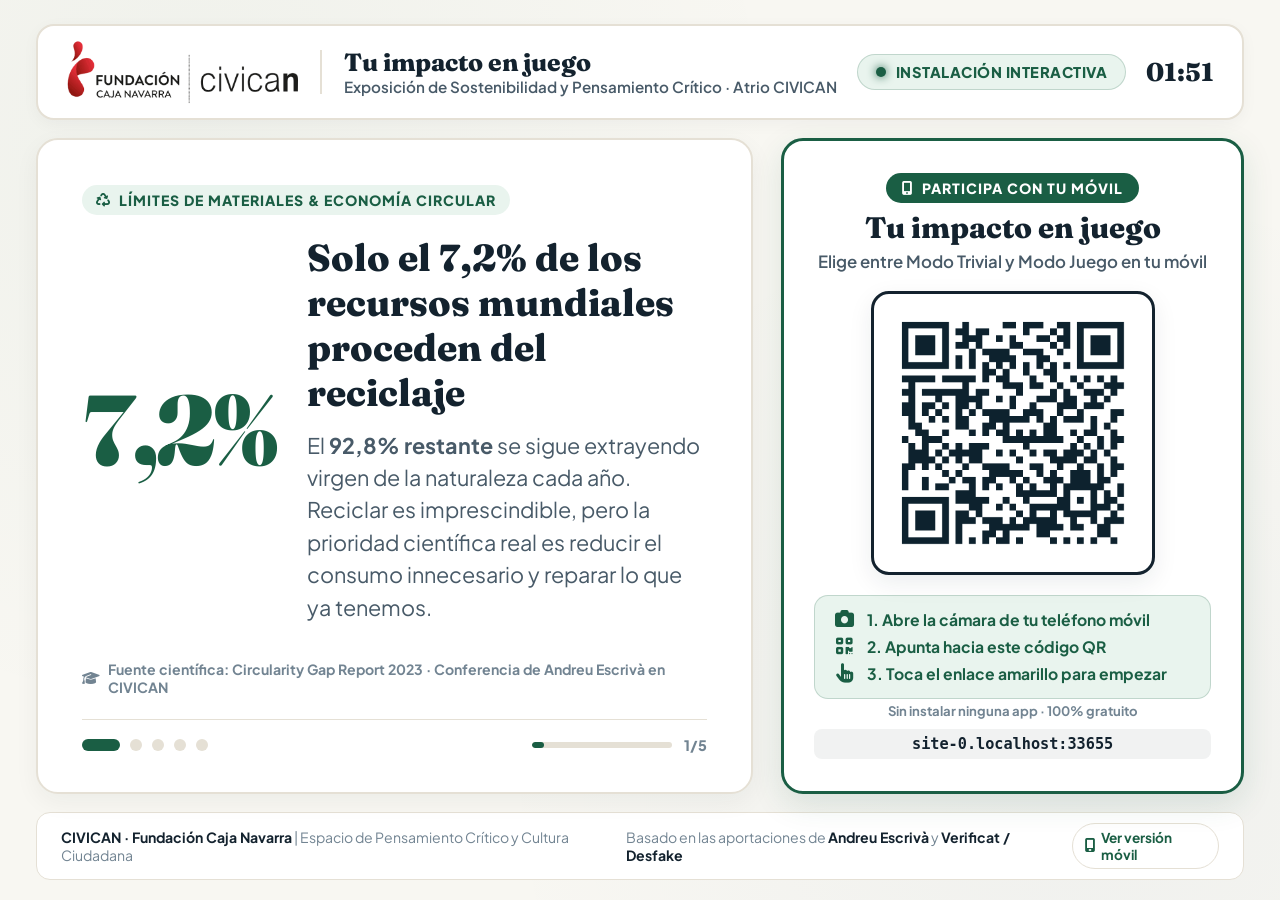
<file: pantalla.html>
<!DOCTYPE html>
<html lang="es">
<head>
  <meta charset="UTF-8">
  <meta name="viewport" content="width=device-width, initial-scale=1.0">
  <title>Videowall Atrio CIVICAN | Tu impacto en juego</title>
  <meta name="description" content="Emisión continua para pantalla grande / videowall en el Atrio de CIVICAN. Datos de sostenibilidad, pensamiento crítico y código QR para participar desde el móvil.">

  <!-- Estilos de Pantalla Grande -->
  <link rel="stylesheet" href="css/civican-pantalla.css">

  <!-- Google Fonts: Fraunces & Plus Jakarta Sans -->
  <link rel="preconnect" href="https://fonts.googleapis.com">
  <link rel="preconnect" href="https://fonts.gstatic.com" crossorigin>
  <link href="https://fonts.googleapis.com/css2?family=Fraunces:ital,opsz,wght@0,9..144,400..900;1,9..144,400..800&family=Plus+Jakarta+Sans:wght@400;500;600;700;800;900&display=swap" rel="stylesheet">

  <!-- Iconos FontAwesome -->
  <link rel="stylesheet" href="https://cdnjs.cloudflare.com/ajax/libs/font-awesome/6.4.0/css/all.min.css">
</head>
<body>

  <div id="pantalla-viewport">

    <!-- ====================================================================
         CABECERA INSTITUCIONAL
         ==================================================================== -->
    <header class="pantalla-header">
      <div class="pantalla-header-brand">
        <div class="pantalla-logo-wrap">
          <img src="assets/civican-logo.png" alt="CIVICAN · Fundación Caja Navarra" class="pantalla-logo-img">
        </div>
        <div class="pantalla-header-divider"></div>
        <div class="pantalla-header-titles">
          <h2>Tu impacto en juego</h2>
          <p>Exposición de Sostenibilidad y Pensamiento Crítico · Atrio CIVICAN</p>
        </div>
      </div>

      <div style="display:flex; align-items:center; gap:20px;">
        <div class="pantalla-header-badge">
          <span class="pantalla-live-dot"></span>
          <span>Instalación Interactiva</span>
        </div>
        <div style="font-family:var(--font-display); font-size:1.6rem; font-weight:800; color:var(--pantalla-ink);" id="pantalla-clock">
          14:30
        </div>
      </div>
    </header>

    <!-- ====================================================================
         CUERPO PRINCIPAL (DATOS ANIMADOS + TÓTEM QR)
         ==================================================================== -->
    <main class="pantalla-main-content">

      <!-- COLUMNA IZQUIERDA: SHOWCASE DE DATOS ROTATIVOS -->
      <section class="pantalla-showcase-card" aria-label="Datos de la exposición">
        <div class="showcase-slide-wrapper">

          <!-- SLIDE 1: CIRCULARIDAD 7.2% -->
          <article class="showcase-slide active">
            <div class="slide-kicker-tag" style="background:var(--pantalla-forest-soft); color:var(--pantalla-forest);">
              <i class="fa-solid fa-recycle"></i> Límites de Materiales &amp; Economía Circular
            </div>

            <div class="slide-hero-stat-row">
              <div class="slide-huge-number" style="color:var(--pantalla-forest);">7,2%</div>
              <div class="slide-stat-context">
                <h3 class="slide-title-large">Solo el 7,2% de los recursos mundiales proceden del reciclaje</h3>
                <p class="slide-body-paragraph">
                  El <strong>92,8% restante</strong> se sigue extrayendo virgen de la naturaleza cada año. Reciclar es imprescindible, pero la prioridad científica real es reducir el consumo innecesario y reparar lo que ya tenemos.
                </p>
              </div>
            </div>

            <div class="slide-source-footnote">
              <i class="fa-solid fa-graduation-cap"></i>
              <span>Fuente científica: <strong>Circularity Gap Report 2023</strong> · Conferencia de <strong>Andreu Escrivà</strong> en CIVICAN</span>
            </div>
          </article>

          <!-- SLIDE 2: INVESTIGACIÓN GPS DE LA ROPA (7.500 KM) -->
          <article class="showcase-slide">
            <div class="slide-kicker-tag" style="background:rgba(182, 72, 42, 0.1); color:var(--pantalla-terracotta);">
              <i class="fa-solid fa-satellite-dish"></i> Investigación Periodística · Moda Rápida
            </div>

            <div class="slide-hero-stat-row">
              <div class="slide-huge-number" style="color:var(--pantalla-terracotta);">7.500 km</div>
              <div class="slide-stat-context">
                <h3 class="slide-title-large">La ruta oculta de la ropa entregada para "reciclar"</h3>
                <p class="slide-body-paragraph">
                  Periodistas de investigación cosieron <strong>10 localizadores GPS</strong> en prendas depositadas en tiendas de moda rápida. Ninguna se recicló: cruzaron el océano en buques de carga y terminaron en vertederos a cielo abierto en <strong>Ghana y Rumanía</strong>.
                </p>
              </div>
            </div>

            <div class="slide-source-footnote">
              <i class="fa-solid fa-newspaper"></i>
              <span>Fuente periodística: <strong>Investigación satelital Aftonbladet</strong> · Caso analizado por <strong>Verificat / Desfake</strong></span>
            </div>
          </article>

          <!-- SLIDE 3: PIB VS BIENESTAR HUMANO -->
          <article class="showcase-slide">
            <div class="slide-kicker-tag" style="background:rgba(217, 119, 6, 0.1); color:var(--pantalla-amber);">
              <i class="fa-solid fa-scale-balanced"></i> Filosofía Ecosocial · ¿Crecer es Mejorar?
            </div>

            <div style="margin-bottom:18px;">
              <h3 class="slide-title-large" style="font-size:2.1rem; line-height:1.25;">
                «El PIB suma como riqueza limpiar un vertido de petróleo, comprar medicinas por contaminación o reparar destrozos tras una tormenta.»
              </h3>
              <p class="slide-body-paragraph" style="font-size:1.25rem;">
                El verdadero bienestar no se mide en consumir más objetos cada semana, sino en tener <strong>tiempo de calidad, salud pública, calles tranquilas y redes vecinales de apoyo</strong>.
              </p>
            </div>

            <div class="slide-source-footnote">
              <i class="fa-solid fa-quote-left"></i>
              <span>Marco conceptual: <strong>Andreu Escrivà</strong> (Ambientólogo y divulgador científico)</span>
            </div>
          </article>

          <!-- SLIDE 4: ILUSIÓN DE SOLEDAD (69%) -->
          <article class="showcase-slide">
            <div class="slide-kicker-tag" style="background:rgba(27, 76, 133, 0.1); color:var(--pantalla-cyanotype);">
              <i class="fa-solid fa-users"></i> Sociología Comunitaria · 125 Países
            </div>

            <div class="slide-hero-stat-row">
              <div class="slide-huge-number" style="color:var(--pantalla-cyanotype);">69%</div>
              <div class="slide-stat-context">
                <h3 class="slide-title-large">La falsa ilusión de soledad vecinal</h3>
                <p class="slide-body-paragraph">
                  Un estudio en 125 países reveló que el <strong>69% de la población mundial</strong> está dispuesta a colaborar económicamente por el clima, pero cree falsamente que en su entorno solo lo haría una minoría. <strong>Cuando actuamos en común, rompemos el aislamiento</strong>.
                </p>
              </div>
            </div>

            <div class="slide-source-footnote">
              <i class="fa-solid fa-book-open"></i>
              <span>Estudio sociológico global: <strong>Nature Climate Change (2024)</strong> · 130.000 participantes en 125 países</span>
            </div>
          </article>

          <!-- SLIDE 5: 4 PREGUNTAS CONTRA BULOS -->
          <article class="showcase-slide">
            <div class="slide-kicker-tag" style="background:var(--pantalla-forest-soft); color:var(--pantalla-forest);">
              <i class="fa-solid fa-shield-halved"></i> Alfabetización Mediática · Detectives del Clima
            </div>

            <h3 class="slide-title-large" style="margin-bottom:16px;">
              Las 4 preguntas maestras de verificación periodística
            </h3>

            <div style="display:grid; grid-template-columns:1fr 1fr; gap:14px; margin-bottom:18px;">
              <div style="background:var(--pantalla-bg); padding:14px 18px; border-radius:12px; border:1px solid var(--pantalla-rule);">
                <strong style="color:var(--pantalla-forest); display:block; font-size:1.1rem; margin-bottom:4px;">1. ¿Cómo me hace reaccionar?</strong>
                <span style="font-size:0.95rem; color:var(--pantalla-ink-secondary);">Detecta si apelan a tu miedo o indignación para que compartas sin pensar.</span>
              </div>
              <div style="background:var(--pantalla-bg); padding:14px 18px; border-radius:12px; border:1px solid var(--pantalla-rule);">
                <strong style="color:var(--pantalla-forest); display:block; font-size:1.1rem; margin-bottom:4px;">2. ¿Quién lo dice?</strong>
                <span style="font-size:0.95rem; color:var(--pantalla-ink-secondary);">Comprueba si es un organismo científico oficial o un perfil anónimo.</span>
              </div>
              <div style="background:var(--pantalla-bg); padding:14px 18px; border-radius:12px; border:1px solid var(--pantalla-rule);">
                <strong style="color:var(--pantalla-forest); display:block; font-size:1.1rem; margin-bottom:4px;">3. ¿Qué pruebas aporta?</strong>
                <span style="font-size:0.95rem; color:var(--pantalla-ink-secondary);">Exige mediciones y datos reales contrastados, no solo opiniones.</span>
              </div>
              <div style="background:var(--pantalla-bg); padding:14px 18px; border-radius:12px; border:1px solid var(--pantalla-rule);">
                <strong style="color:var(--pantalla-forest); display:block; font-size:1.1rem; margin-bottom:4px;">4. ¿Qué falta por contar?</strong>
                <span style="font-size:0.95rem; color:var(--pantalla-ink-secondary);">Cuidado con noticias que sacan mapas o estadísticas fuera de contexto.</span>
              </div>
            </div>

            <div class="slide-source-footnote">
              <i class="fa-solid fa-graduation-cap"></i>
              <span>Metodología de alfabetización mediática: <strong>Verificat / Desfake</strong> en CIVICAN</span>
            </div>
          </article>

        </div>

        <!-- Barra de navegación y temporizador automático -->
        <div class="showcase-footer-bar">
          <div class="showcase-dots-nav">
            <span class="showcase-dot active" title="Ir a diapositiva 1"></span>
            <span class="showcase-dot" title="Ir a diapositiva 2"></span>
            <span class="showcase-dot" title="Ir a diapositiva 3"></span>
            <span class="showcase-dot" title="Ir a diapositiva 4"></span>
            <span class="showcase-dot" title="Ir a diapositiva 5"></span>
          </div>

          <div class="showcase-progress-indicator">
            <div class="showcase-timer-bar">
              <div class="showcase-timer-fill"></div>
            </div>
            <span id="pantalla-slide-number">1/5</span>
          </div>
        </div>
      </section>

      <!-- COLUMNA DERECHA: TÓTEM QR PARA PARTICIPAR DESDE EL MÓVIL -->
      <aside class="pantalla-qr-totem" aria-label="Acceso móvil por código QR">
        <div>
          <div class="totem-badge-top">
            <i class="fa-solid fa-mobile-screen-button"></i> Participa con tu móvil
          </div>
          <h3 class="totem-callout-title">Tu impacto en juego</h3>
          <p class="totem-callout-desc">Elige entre Modo Trivial y Modo Juego en tu móvil</p>
        </div>

        <!-- Código QR en Alta Definición -->
        <div class="qr-display-frame">
          <img src="assets/qr-civican.png" alt="Código QR para participar desde el teléfono móvil" class="qr-code-image">
        </div>

        <!-- Instrucciones Claras y Accesibles para Todas las Edades -->
        <div class="qr-steps-senior-box">
          <div class="qr-step-item">
            <i class="fa-solid fa-camera"></i>
            <span>1. Abre la cámara de tu teléfono móvil</span>
          </div>
          <div class="qr-step-item">
            <i class="fa-solid fa-qrcode"></i>
            <span>2. Apunta hacia este código QR</span>
          </div>
          <div class="qr-step-item">
            <i class="fa-solid fa-hand-pointer"></i>
            <span>3. Toca el enlace amarillo para empezar</span>
          </div>
        </div>

        <div style="width:100%;">
          <div style="font-size:0.82rem; font-weight:700; color:var(--pantalla-ink-muted); margin-bottom:4px;">
            Sin instalar ninguna app · 100% gratuito
          </div>
          <div class="qr-url-display">
            pamplonalgor.github.io/Sostenibilidad_Civican
          </div>
        </div>
      </aside>

    </main>

    <!-- ====================================================================
         PIE DE PANTALLA
         ==================================================================== -->
    <footer class="pantalla-footer">
      <div>
        <strong>CIVICAN · Fundación Caja Navarra</strong> | Espacio de Pensamiento Crítico y Cultura Ciudadana
      </div>
      <div style="display:flex; align-items:center; gap:16px;">
        <span>Basado en las aportaciones de <strong>Andreu Escrivà</strong> y <strong>Verificat / Desfake</strong></span>
        <a href="index.html" style="color:var(--pantalla-forest); font-weight:700; text-decoration:none; font-size:0.85rem; background:rgba(255,255,255,0.85); padding:5px 12px; border-radius:999px; border:1px solid var(--pantalla-rule); display:inline-flex; align-items:center; gap:6px;">
          <i class="fa-solid fa-mobile-screen"></i> Ver versión móvil
        </a>
      </div>
    </footer>

  </div>

  <!-- Script de rotación de la pantalla -->
  <script src="js/civican-pantalla.js"></script>

</body>
</html>
</file>
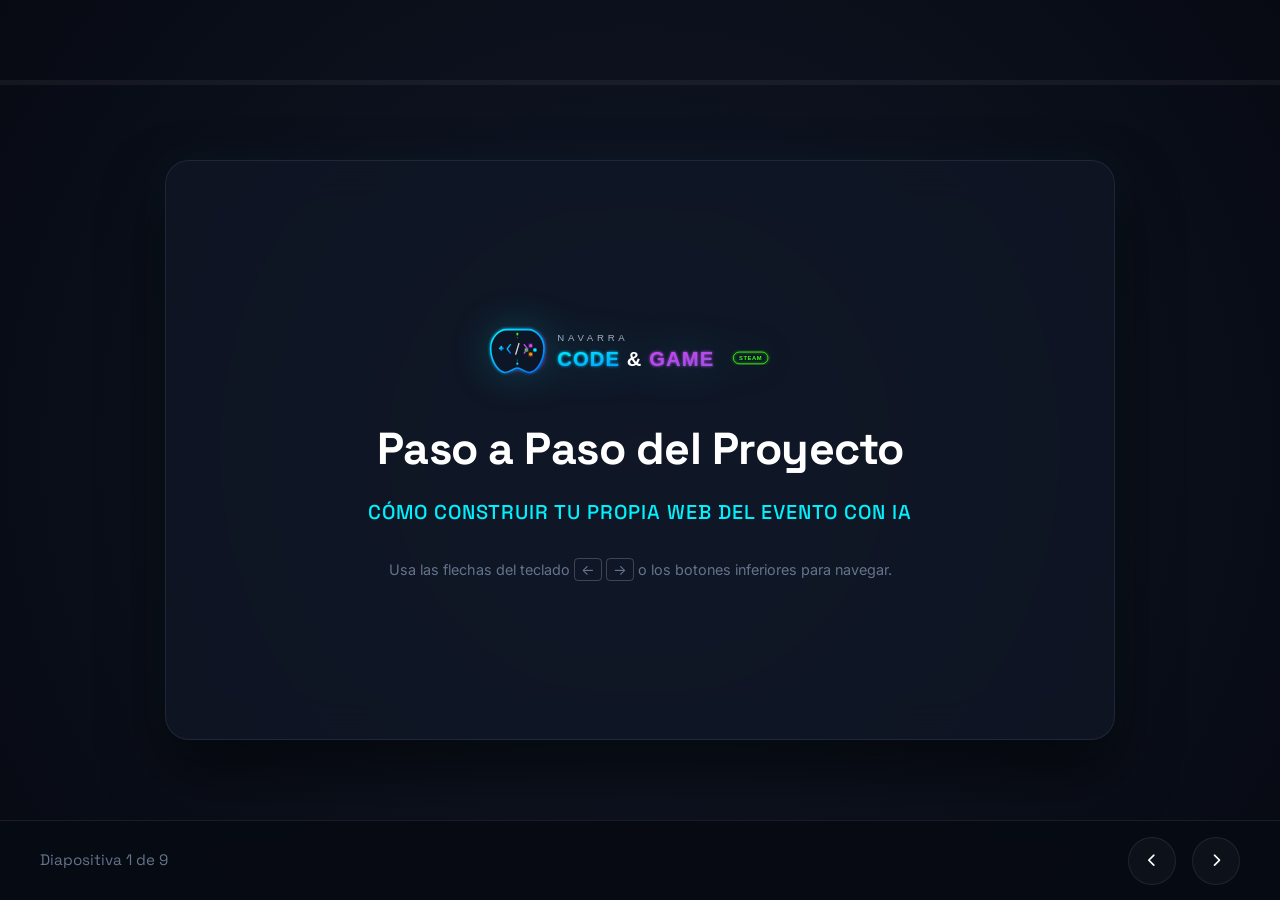
<file: presentacion.html>
<!DOCTYPE html>
<html lang="es">
<head>
  <meta charset="UTF-8">
  <meta name="viewport" content="width=device-width, initial-scale=1.0">
  <title>Presentación de Proyecto: Navarra Code & Game</title>
  
  <!-- Estilos Globales de la Presentación -->
  <link rel="stylesheet" href="css/style.css">
  <link rel="stylesheet" href="https://cdnjs.cloudflare.com/ajax/libs/font-awesome/6.4.0/css/all.min.css">
  
  <style>
    body {
      background-image: radial-gradient(circle at 50% 50%, #111827 0%, #070a13 100%);
      height: 100vh;
      overflow: hidden;
      display: flex;
      flex-direction: column;
      justify-content: space-between;
    }
    
    /* Contenedor de Diapositivas */
    .deck-container {
      flex-grow: 1;
      display: flex;
      align-items: center;
      justify-content: center;
      padding: 40px 24px;
      position: relative;
    }
    
    .slide {
      background: rgba(17, 24, 39, 0.7);
      border: 1px solid rgba(255, 255, 255, 0.08);
      backdrop-filter: blur(20px);
      border-radius: var(--border-radius-lg);
      width: 100%;
      max-width: 950px;
      height: 100%;
      max-height: 580px;
      padding: 50px;
      display: none;
      flex-direction: column;
      justify-content: space-between;
      box-shadow: 0 30px 60px rgba(0, 0, 0, 0.6), 0 0 40px rgba(0, 242, 254, 0.05);
      position: relative;
      animation: slideFadeIn 0.5s ease-out forwards;
    }
    
    .slide.active {
      display: flex;
    }
    
    @keyframes slideFadeIn {
      from { opacity: 0; transform: translateY(15px); }
      to { opacity: 1; transform: translateY(0); }
    }
    
    /* Barra de Progreso */
    .progress-bar {
      height: 5px;
      background: rgba(255,255,255,0.05);
      width: 100%;
      position: absolute;
      top: 80px;
      left: 0;
      z-index: 10;
    }
    
    .progress-fill {
      height: 100%;
      background: var(--gradient-cyan-blue);
      width: 0%;
      transition: width 0.3s ease;
      box-shadow: 0 0 10px var(--neon-cyan);
    }
    
    /* Elementos de la Slide */
    .slide-header {
      display: flex;
      justify-content: space-between;
      align-items: center;
      border-bottom: 1px solid rgba(255, 255, 255, 0.08);
      padding-bottom: 20px;
    }
    
    .slide-step {
      font-family: 'Space Grotesk', sans-serif;
      font-size: 0.9rem;
      font-weight: 700;
      color: var(--neon-cyan);
      text-transform: uppercase;
      letter-spacing: 2px;
    }
    
    .slide-title {
      font-size: 2.2rem;
      font-weight: 800;
      background: var(--gradient-cyan-blue);
      -webkit-background-clip: text;
      -webkit-text-fill-color: transparent;
      margin-top: 5px;
    }
    
    .slide-body {
      flex-grow: 1;
      margin: 30px 0;
      font-size: 1.1rem;
      overflow-y: auto;
      padding-right: 10px;
    }
    
    .slide-body ul {
      margin-left: 24px;
      margin-bottom: 16px;
    }
    
    .slide-body li {
      margin-bottom: 10px;
      color: var(--color-text-secondary);
    }
    
    .slide-body strong {
      color: #fff;
    }
    
    /* Estilo de la Portada */
    .slide-cover {
      text-align: center;
      justify-content: center;
      align-items: center;
    }
    
    .slide-cover img {
      max-width: 320px;
      margin-bottom: 30px;
      filter: drop-shadow(0 0 20px rgba(0, 242, 254, 0.2));
    }
    
    /* Cuadros de Prompts */
    .prompt-box {
      background: #090e1a;
      border-left: 4px solid var(--neon-purple);
      border-top: var(--border-glass);
      border-bottom: var(--border-glass);
      border-right: var(--border-glass);
      padding: 16px 20px;
      border-radius: 0 var(--border-radius-sm) var(--border-radius-sm) 0;
      margin-top: 15px;
      font-family: 'Space Grotesk', monospace;
      font-size: 0.9rem;
      position: relative;
    }
    
    .prompt-label {
      position: absolute;
      top: -10px;
      left: 15px;
      background: var(--neon-purple);
      color: #fff;
      font-size: 0.7rem;
      font-weight: 700;
      padding: 2px 8px;
      border-radius: 10px;
      text-transform: uppercase;
    }
    
    /* Controles inferiores */
    .presentation-controls {
      background: rgba(7, 10, 19, 0.9);
      border-top: var(--border-glass);
      height: 80px;
      display: flex;
      align-items: center;
      justify-content: space-between;
      padding: 0 40px;
      z-index: 100;
    }
    
    .slide-counter {
      font-family: 'Space Grotesk', sans-serif;
      font-size: 0.95rem;
      color: var(--color-text-muted);
    }
    
    .control-buttons {
      display: flex;
      gap: 16px;
    }
    
    .btn-control {
      background: rgba(255,255,255,0.03);
      border: var(--border-glass);
      color: #fff;
      width: 48px;
      height: 48px;
      border-radius: 50%;
      cursor: pointer;
      display: flex;
      align-items: center;
      justify-content: center;
      transition: var(--transition-fast);
    }
    
    .btn-control:hover {
      background: var(--neon-cyan);
      color: #070a13;
      border-color: var(--neon-cyan);
      box-shadow: 0 0 15px var(--neon-cyan-glow);
    }
    
    /* Ocultar barra navegación por defecto en presentacion */
    .header {
      position: relative;
    }
    .header .nav-menu {
      display: none;
    }
  </style>
</head>
<body>

  <!-- CABECERA SIMPLE -->
  <header class="header" id="header" style="backdrop-filter:none; background:transparent; border:none;">
    <div class="container navbar">
      <div class="nav-logo" style="margin: 0 auto; height: 50px;">
        <img src="assets/logo.svg" alt="Logo">
      </div>
    </div>
  </header>

  <!-- BARRA DE PROGRESO -->
  <div class="progress-bar">
    <div class="progress-fill" id="progress-fill"></div>
  </div>

  <!-- CONTENEDOR DE LAS DIAPOSITIVAS -->
  <main class="deck-container">

    <!-- SLIDE 1: PORTADA -->
    <div class="slide slide-cover active">
      <img src="assets/logo.svg" alt="Navarra Code & Game Logo">
      <h1 style="font-size: 2.8rem; font-weight: 800; margin-bottom: 12px; letter-spacing: -0.5px;">
        Paso a Paso del Proyecto
      </h1>
      <p style="color: var(--neon-cyan); font-family: 'Space Grotesk', sans-serif; font-size: 1.25rem; font-weight: 500; letter-spacing: 1px; text-transform: uppercase;">
        Cómo construir tu propia web del evento con IA
      </p>
      <div style="margin-top: 30px; font-size: 0.9rem; color: var(--color-text-muted);">
        Usa las flechas del teclado <span style="border: 1px solid rgba(255,255,255,0.2); padding: 2px 6px; border-radius: 4px;">&larr;</span> <span style="border: 1px solid rgba(255,255,255,0.2); padding: 2px 6px; border-radius: 4px;">&rarr;</span> o los botones inferiores para navegar.
      </div>
    </div>

    <!-- SLIDE 2: PASO 1 - BRANDING Y LOGO -->
    <div class="slide">
      <div class="slide-header">
        <span class="slide-step">Paso 1</span>
        <h2>Branding y Concepto Visual</h2>
      </div>
      <div class="slide-body">
        <p style="margin-bottom: 16px;">
          Todo proyecto empieza definiendo la <strong>identidad de marca</strong>. Diseñamos un evento tecnológico/STEAM enfocado a jóvenes de 6 a 18 años.
        </p>
        <ul>
          <li><strong>Paleta de colores</strong>: Estilo "Dark Mode" espacial con acentos de luces neón en Cyan, Morado, Verde y Naranja.</li>
          <li><strong>Tipografía</strong>: Estilos de letra geométricos y modernos (Google Fonts: <i>Space Grotesk</i>, <i>Outfit</i> e <i>Inter</i>).</li>
          <li><strong>Logotipo SVG</strong>: Vector interactivo que fusiona un mando de consola con corchetes de código de programación `&lt; /&gt;`.</li>
        </ul>
        <div class="prompt-box">
          <div class="prompt-label">Prompt del Profesor</div>
          "Branding de un evento orientado a niños de 6 a 18 años pero tecnológico/Steam. Nombre del evento es Navarra Code & Game. Pon un logo atractivo y dinámico en formato SVG."
        </div>
      </div>
    </div>

    <!-- SLIDE 3: PASO 2 - ARQUITECTURA DE ARCHIVOS -->
    <div class="slide">
      <div class="slide-header">
        <span class="slide-step">Paso 2</span>
        <h2>Arquitectura de Archivos Estática</h2>
      </div>
      <div class="slide-body">
        <p style="margin-bottom: 16px;">
          Para mantener la sencillez técnica, creamos una estructura de desarrollo clásica de desarrollo web front-end utilizando <strong>HTML5, CSS3 y JavaScript moderno</strong>:
        </p>
        <ul style="display: grid; grid-template-columns: repeat(2, 1fr); gap: 10px;">
          <li>📁 <strong>index.html</strong>: Landing/cuenta atrás.</li>
          <li>📁 <strong>talleres.html</strong>: Talleres con filtros.</li>
          <li>📁 <strong>torneos.html</strong>: Competiciones gaming.</li>
          <li>📁 <strong>conferencias.html</strong>: Charlas STEAM.</li>
          <li>📁 <strong>juegos.html</strong>: Actividades offline.</li>
          <li>📁 <strong>admin.html</strong>: Gestión de contenidos.</li>
          <li>📁 <strong>css/style.css</strong>: Estilos CSS.</li>
          <li>📁 <strong>js/db.js</strong>: Capa base de datos.</li>
        </ul>
        <div class="prompt-box">
          <div class="prompt-label">Prompt del Profesor</div>
          "Haremos una web con html, css y javascript simple, sin react ni next.js. Tendrá Landing/Home, Talleres, Torneos, Conferencias, Juegos Offline y un Panel de Administrador."
        </div>
      </div>
    </div>

    <!-- SLIDE 4: PASO 3 - LANDING Y CUENTA ATRÁS -->
    <div class="slide">
      <div class="slide-header">
        <span class="slide-step">Paso 3</span>
        <h2>Landing Page & Cuenta Atrás</h2>
      </div>
      <div class="slide-body">
        <p style="margin-bottom: 16px;">
          La pantalla de bienvenida incluye un gancho visual potente: un **temporizador en cuenta atrás gigante** hacia el Viernes 20 de Noviembre de 2026.
        </p>
        <ul>
          <li><strong>index.html</strong>: Estructura Hero, rejilla con accesos directos a las páginas públicas y pie de página.</li>
          <li><strong>js/countdown.js</strong>: Lógica matemática con `setInterval()` que resta la fecha objetivo de la actual, calculando los Días, Horas, Minutos y Segundos restantes de forma dinámica en milisegundos.</li>
        </ul>
        <div class="prompt-box">
          <div class="prompt-label">Prompt del Profesor</div>
          "La landing de inicio debe tener una cuenta atrás del evento que empieza el viernes 20 de Noviembre. Haz que sea visualmente espectacular, con efectos neón de fondo."
        </div>
      </div>
    </div>

    <!-- SLIDE 5: PASO 4 - VISTAS PÚBLICAS Y FILTRADO -->
    <div class="slide">
      <div class="slide-header">
        <span class="slide-step">Paso 4</span>
        <h2>Tarjetas de Actividades y Filtros</h2>
      </div>
      <div class="slide-body">
        <p style="margin-bottom: 12px;">
          Creamos 4 páginas temáticas muy atractivas visualmente que renderizan dinámicamente las actividades.
        </p>
        <ul>
          <li><strong>Filtros Dinámicos</strong>: Botones para filtrar actividades por rango de edad (6-10, 11-14 y 15-18 años) o tipo, actualizando las tarjetas en el DOM al instante y de forma fluida.</li>
          <li><strong>Modales de Detalle</strong>: Al hacer clic en "Info", se abre una ventana emergente de cristal (glassmorphism) que detalla el ponente, reglas, horarios, aforo y simula la inscripción.</li>
        </ul>
        <div class="prompt-box">
          <div class="prompt-label">Prompt del Profesor</div>
          "Crea las vistas de talleres, torneos y conferencias. Añade un filtro dinámico por edades, y un botón en cada tarjeta que abra un modal detallando la actividad y simule el registro."
        </div>
      </div>
    </div>

    <!-- SLIDE 6: PASO 5 - BASE DE DATOS HÍBRIDA -->
    <div class="slide">
      <div class="slide-header">
        <span class="slide-step">Paso 5</span>
        <h2>Base de Datos Híbrida Inteligente</h2>
      </div>
      <div class="slide-body">
        <p style="margin-bottom: 12px;">
          Para que el proyecto funcione de inmediato sin obligar a configurar bases de datos online en el primer día, diseñamos la capa <strong>js/db.js</strong>:
        </p>
        <ul>
          <li><strong>LocalStorage Fallback</strong>: Si no hay credenciales de Supabase en local, la web lee/escribe en el LocalStorage del navegador utilizando datos de prueba precargados.</li>
          <li><strong>Versión de Mocks</strong>: Un identificador de versión (`v2`) en el JS fuerza el refresco automático de los datos en el navegador si el profesor añade nuevas actividades.</li>
        </ul>
        <div class="prompt-box">
          <div class="prompt-label">Prompt del Profesor</div>
          "Prepara la base de datos para usar Supabase en producción, pero haz que si no está configurada, use LocalStorage con mock data inicial para que funcione nada más abrir la web."
        </div>
      </div>
    </div>

    <!-- SLIDE 7: PASO 6 - CONEXIÓN CON SUPABASE -->
    <div class="slide">
      <div class="slide-header">
        <span class="slide-step">Paso 6</span>
        <h2>Integración y Despliegue en la Nube</h2>
      </div>
      <div class="slide-body">
        <p style="margin-bottom: 12px;">
          Cuando decidimos pasar el proyecto a producción, conectamos el servicio de base de datos relacional **Supabase**:
        </p>
        <ul>
          <li><strong>SQL Editor</strong>: Ejecutamos un script en el panel de control de Supabase para crear las cuatro tablas con IDs automáticos de tipo UUID.</li>
          <li><strong>Conexión en Caliente</strong>: El adaptador JS detecta la URL del proyecto y la publishable (Anon) Key. Si están presentes, el backend cambia a Supabase de manera automática y transparente.</li>
        </ul>
        <div class="prompt-box">
          <div class="prompt-label">Prompt del Profesor</div>
          "sb_publishable_-JKoHcQK-R3SdyjnYUnQSQ_OFgkxkna y url https://shuehcrlyolakwkosgae.supabase.co. Haz la integración y prepara las tablas SQL correspondientes."
        </div>
      </div>
    </div>

    <!-- SLIDE 8: PASO 7 - PANEL DE ADMINISTRADOR -->
    <div class="slide">
      <div class="slide-header">
        <span class="slide-step">Paso 7</span>
        <h2>El Panel CRUD del Administrador</h2>
      </div>
      <div class="slide-body">
        <p style="margin-bottom: 16px;">
          Por último, creamos la zona de gestión **admin.html** donde los organizadores del evento pueden administrar el catálogo completo en tiempo real.
        </p>
        <ul>
          <li><strong>Pestañas dinámicas</strong>: Cambia entre Talleres, Torneos, Charlas y Configuración sin recargar.</li>
          <li><strong>CRUD Completo</strong>: Formularios con validación en HTML5 para <i>Crear</i>, <i>Visualizar</i>, <i>Editar</i> (precargando la información) y <i>Borrar</i> registros en Supabase o LocalStorage.</li>
          <li><strong>Botón de Sincronización</strong>: Un botón que permite exportar los datos locales de prueba a Supabase con un clic.</li>
        </ul>
      </div>
    </div>

    <!-- SLIDE 9: CONCLUSIONES / RESUMEN -->
    <div class="slide">
      <div class="slide-header">
        <span class="slide-step">Resumen</span>
        <h2>¿Qué hemos aprendido hoy?</h2>
      </div>
      <div class="slide-body">
        <p style="margin-bottom: 16px;">
          Este proyecto demuestra cómo estructurar un sitio web profesional y dinámico utilizando tecnologías web nativas básicas:
        </p>
        <ul style="display: grid; grid-template-columns: 1fr 1fr; gap: 15px;">
          <li>🚀 <strong>Navegación & Estructura</strong>: Controlar rutas y estructurar maquetación HTML semántica.</li>
          <li>🎨 <strong>Estética Moderna (CSS)</strong>: Diseñar degradados, bordes neón y responsive sin Tailwind.</li>
          <li>🧠 <strong>Lógica DOM (JS)</strong>: Filtrar, abrir modales e interactuar con objetos.</li>
          <li>💾 <strong>Almacenamiento (Supabase)</strong>: Realizar consultas a bases de datos relacionales en la nube de manera segura.</li>
        </ul>
      </div>
    </div>

  </main>

  <!-- CONTROLES INFERIORES DE LA PRESENTACIÓN -->
  <footer class="presentation-controls">
    <div class="slide-counter" id="slide-counter">Diapositiva 1 de 9</div>
    <div class="control-buttons">
      <button class="btn-control" id="prev-btn" aria-label="Diapositiva anterior"><i class="fa-solid fa-chevron-left"></i></button>
      <button class="btn-control" id="next-btn" aria-label="Diapositiva siguiente"><i class="fa-solid fa-chevron-right"></i></button>
    </div>
  </footer>

  <!-- Script Lógica de la Presentación -->
  <script>
    document.addEventListener('DOMContentLoaded', () => {
      const slides = document.querySelectorAll('.slide');
      const counter = document.getElementById('slide-counter');
      const progressFill = document.getElementById('progress-fill');
      const prevBtn = document.getElementById('prev-btn');
      const nextBtn = document.getElementById('next-btn');
      let currentIdx = 0;

      function updateSlide() {
        // Ocultar todas las diapositivas
        slides.forEach(slide => slide.classList.remove('active'));
        
        // Mostrar la actual
        slides[currentIdx].classList.add('active');
        
        // Actualizar contador
        counter.textContent = `Diapositiva ${currentIdx + 1} de ${slides.length}`;
        
        // Actualizar barra de progreso
        const progress = (currentIdx / (slides.length - 1)) * 100;
        progressFill.style.width = `${progress}%`;
      }

      // Siguiente diapositiva
      function nextSlide() {
        if (currentIdx < slides.length - 1) {
          currentIdx++;
          updateSlide();
        }
      }

      // Anterior diapositiva
      function prevSlide() {
        if (currentIdx > 0) {
          currentIdx--;
          updateSlide();
        }
      }

      // Navegación por botones
      nextBtn.addEventListener('click', nextSlide);
      prevBtn.addEventListener('click', prevSlide);

      // Navegación por teclado
      document.addEventListener('keydown', (e) => {
        if (e.key === 'ArrowRight' || e.key === ' ' || e.key === 'Enter') {
          nextSlide();
        } else if (e.key === 'ArrowLeft') {
          prevSlide();
        }
      });
      
      // Iniciar
      updateSlide();
    });
  </script>

</body>
</html>
</file>
<file: css/civican.css>
/**
 * CIVICAN: TU IMPACTO EN JUEGO
 * Sistema de diseño editorial de alta artesanía para pantalla táctil / videowall de CIVICAN.
 * Inspiración: Exposición cultural contemporánea, diseño editorial suizo y estética de imprenta artesanal.
 * Paleta con propósito:
 * - Lienzo Natural (#F9F8F3): Algodón de archivo, cálido, no deslumbra en pantallas grandes.
 * - Tinta Profunda (#13222E): Azul pizarra profundo, lectura relajada y contraste AAA.
 * - Verde Pinar (#1B5E43): Acción ecosocial, naturaleza viva, bosques de Navarra.
 * - Azul Cianotipia (#1B4C85): Investigación periodística, datos rigurosos y rigor.
 * - Terracota Mineral (#B6482A): Crítica al hiperconsumo, arcilla, textiles y materia.
 * - Ámbar Solar (#D6861E): Alerta crítica, energía comunitaria y atención analítica.
 */

@import url('https://fonts.googleapis.com/css2?family=Fraunces:ital,opsz,wght@0,9..144,600;0,9..144,700;0,9..144,800;1,9..144,600&family=Plus+Jakarta+Sans:wght@400;500;600;700;800&display=swap');

:root {
  /* Paleta Editorial con Propósito */
  --canvas: #F8F6F0;
  --canvas-tint: #F1EFE6;
  --surface: #FFFFFF;
  --surface-raised: #FCFBF7;
  
  --ink: #13222E;
  --ink-secondary: #485A68;
  --ink-muted: #728492;
  
  --forest: #1A5E44;
  --forest-soft: #E9F4EE;
  --forest-border: #A9D5BF;
  
  --cyanotype: #1B4C85;
  --cyanotype-soft: #ECF3FB;
  --cyanotype-border: #A8CAED;
  
  --terracotta: #B6482A;
  --terracotta-soft: #FCEEEA;
  --terracotta-border: #E8B4A5;
  
  --amber: #D6861E;
  --amber-soft: #FEF6E9;
  --amber-border: #F4CE91;
  
  --rule: #DCD6C7;
  --rule-strong: #968F7F;

  /* Tipografías */
  --font-display: 'Fraunces', 'Iowan Old Style', 'Apple Garamond', 'Baskerville', 'Times New Roman', serif;
  --font-sans: 'Plus Jakarta Sans', -apple-system, BlinkMacSystemFont, 'Segoe UI', Roboto, sans-serif;

  /* Sombras Táctiles y Elevaciones */
  --shadow-press: 0 2px 0 var(--rule-strong);
  --shadow-card: 0 4px 0 #E0DACB, 0 12px 30px rgba(19, 34, 46, 0.06);
  --shadow-card-hover: 0 8px 0 #D4CDBC, 0 20px 40px rgba(19, 34, 46, 0.1);
  --shadow-modal: 0 24px 60px rgba(19, 34, 46, 0.28), 0 4px 16px rgba(19, 34, 46, 0.1);

  --radius-sm: 8px;
  --radius-md: 14px;
  --radius-lg: 22px;
  --radius-pill: 9999px;

  --trans-fast: 150ms cubic-bezier(0.2, 0, 0, 1);
  --trans-smooth: 260ms cubic-bezier(0.2, 0, 0, 1);
}

/* Modo Movimiento Reducido */
body.reduced-motion * {
  animation: none !important;
  transition: none !important;
}

/* Reseteo y Base */
*, *::before, *::after {
  box-sizing: border-box;
  margin: 0;
  padding: 0;
}

html, body {
  width: 100%;
  min-height: 100%;
  background-color: var(--canvas);
  background-image: 
    radial-gradient(circle at 10% 10%, rgba(26, 94, 68, 0.03) 0%, transparent 40%),
    radial-gradient(circle at 90% 90%, rgba(27, 76, 133, 0.03) 0%, transparent 40%);
  color: var(--ink);
  font-family: var(--font-sans);
  line-height: 1.5;
  -webkit-font-smoothing: antialiased;
  -moz-osx-font-smoothing: grayscale;
  -webkit-user-select: none;
  user-select: none;
  -webkit-tap-highlight-color: transparent;
  touch-action: manipulation;
}

/* Estructura Principal */
#app-viewport {
  min-height: 100vh;
  display: flex;
  flex-direction: column;
}

/* ==========================================================================
   CABECERA EDITORIAL (LOGO GRANDE, IDENTIDAD CIVICAN Y ACCIONES)
   ========================================================================== */
.kiosk-header {
  background: var(--surface);
  border-bottom: 2px solid var(--rule);
  padding: 16px 36px;
  display: flex;
  align-items: center;
  justify-content: space-between;
  position: sticky;
  top: 0;
  z-index: 200;
  box-shadow: 0 4px 20px rgba(19, 34, 46, 0.04);
  min-height: 114px;
}

.kiosk-brand {
  display: flex;
  align-items: center;
  gap: 28px;
}

/* Contenedor y Escala del Logotipo Ampliado */
.logo-frame {
  background: #FFFFFF;
  padding: 10px 22px;
  border-radius: var(--radius-md);
  border: 1px solid rgba(19, 34, 46, 0.08);
  display: inline-flex;
  align-items: center;
  box-shadow: 0 3px 12px rgba(19, 34, 46, 0.05);
  transition: transform var(--trans-fast);
}

.civican-logo-img {
  height: 82px; /* Logo protagonista, nítido y de gran escala */
  width: auto;
  max-width: 440px;
  object-fit: contain;
  display: block;
}

.brand-divider {
  width: 2px;
  height: 56px;
  background: var(--rule);
}

.header-meta {
  display: flex;
  flex-direction: column;
}

.header-meta .tag-kicker {
  font-size: 0.78rem;
  font-weight: 800;
  text-transform: uppercase;
  letter-spacing: 1.5px;
  color: var(--forest);
  margin-bottom: 2px;
}

.header-event-title {
  font-family: var(--font-display);
  font-size: 1.6rem;
  font-weight: 800;
  color: var(--ink);
  letter-spacing: -0.5px;
  line-height: 1.1;
}

.header-event-subtitle {
  font-size: 0.88rem;
  color: var(--ink-secondary);
  font-weight: 500;
}

.kiosk-header-actions {
  display: flex;
  align-items: center;
  gap: 14px;
}

/* Botones de Cabecera con Relieve Táctil */
.header-btn {
  display: inline-flex;
  align-items: center;
  gap: 9px;
  padding: 12px 22px;
  border-radius: var(--radius-pill);
  font-size: 0.96rem;
  font-weight: 700;
  cursor: pointer;
  border: 2px solid var(--rule);
  background: var(--surface);
  color: var(--ink);
  box-shadow: 0 2px 0 var(--rule);
  transition: all var(--trans-fast);
  min-height: 52px;
}

.header-btn:active {
  transform: translateY(2px);
  box-shadow: none;
}

.header-btn-home {
  background: var(--ink);
  color: #FFFFFF;
  border-color: var(--ink);
  box-shadow: 0 3px 0 #000000;
}

.header-btn-home:active {
  background: #09121A;
  transform: translateY(3px);
  box-shadow: none;
}

/* ==========================================================================
   BARRA DE NAVEGACIÓN DE MODOS (MODO TRIVIAL vs MODO JUEGO) - MÓVIL Y DESKTOP
   ========================================================================== */
.mode-navigation-bar {
  background: var(--surface);
  border-bottom: 2px solid var(--rule);
  padding: 12px 20px;
  display: flex;
  justify-content: center;
  position: sticky;
  top: 114px;
  z-index: 150;
  box-shadow: 0 4px 14px rgba(19, 34, 46, 0.03);
}

.mode-navigation-inner {
  display: flex;
  align-items: center;
  gap: 8px;
  background: rgba(19, 34, 46, 0.05);
  padding: 5px;
  border-radius: var(--radius-pill);
  border: 1.5px solid var(--rule);
  max-width: 580px;
  width: 100%;
}

.mode-pill-btn {
  flex: 1;
  display: flex;
  align-items: center;
  justify-content: center;
  gap: 9px;
  padding: 10px 18px;
  border-radius: var(--radius-pill);
  text-decoration: none;
  font-family: var(--font-sans);
  color: var(--ink-secondary);
  font-weight: 700;
  font-size: 1rem;
  transition: all var(--trans-fast);
  min-height: 52px;
  text-align: center;
  border: none;
  background: transparent;
}

.mode-pill-btn i {
  font-size: 1.25rem;
}

.mode-pill-btn .mode-name {
  font-weight: 800;
  font-size: 1.05rem;
  letter-spacing: -0.2px;
}

.mode-pill-btn .mode-sub {
  font-size: 0.76rem;
  padding: 3px 8px;
  border-radius: var(--radius-pill);
  background: rgba(19, 34, 46, 0.08);
  font-weight: 700;
  letter-spacing: 0.3px;
}

.mode-pill-btn.active {
  background: var(--ink);
  color: #FFFFFF !important;
  box-shadow: 0 3px 10px rgba(19, 34, 46, 0.18);
}

.mode-pill-btn.active i {
  color: #FFFFFF !important;
}

.mode-pill-btn.active .mode-sub {
  background: rgba(255, 255, 255, 0.22);
  color: #FFFFFF;
}

.mode-pill-btn:not(.active):hover {
  background: rgba(19, 34, 46, 0.08);
  color: var(--ink);
}

@media (max-width: 720px) {
  .mode-navigation-bar {
    top: 56px !important;
    padding: 6px 10px !important;
  }

  .mode-navigation-inner {
    padding: 3px !important;
    gap: 4px !important;
  }

  .mode-pill-btn {
    min-height: 40px !important;
    padding: 6px 8px !important;
    font-size: 0.92rem !important;
    gap: 5px !important;
  }

  .mode-pill-btn .mode-name {
    font-size: 0.92rem !important;
  }

  .mode-pill-btn .mode-sub {
    display: none !important;
  }
}

/* Modo Letra Grande para Mayores en Selector de Modos */
body.senior-large-font .mode-pill-btn {
  min-height: 64px !important;
  font-size: 1.2rem !important;
}

body.senior-large-font .mode-pill-btn .mode-name {
  font-size: 1.25rem !important;
}

body.senior-large-font .mode-pill-btn i {
  font-size: 1.45rem !important;
}


.view-container {
  flex: 1;
  display: none;
  padding: 32px 36px 48px;
  max-width: 1640px;
  margin: 0 auto;
  width: 100%;
}

.view-container.active {
  display: flex;
  flex-direction: column;
  animation: slideFadeIn 240ms ease-out forwards;
}

@keyframes slideFadeIn {
  from { opacity: 0; transform: translateY(8px); }
  to { opacity: 1; transform: translateY(0); }
}

.landing-hero {
  text-align: center;
  margin-bottom: 36px;
  padding: 10px 20px;
}

.hero-pill-badge {
  display: inline-flex;
  align-items: center;
  gap: 8px;
  background: var(--forest-soft);
  color: var(--forest);
  border: 1px solid var(--forest-border);
  padding: 6px 18px;
  border-radius: var(--radius-pill);
  font-size: 0.88rem;
  font-weight: 800;
  text-transform: uppercase;
  letter-spacing: 1.2px;
  margin-bottom: 14px;
}

.landing-title {
  font-family: var(--font-display);
  font-size: 3.4rem;
  font-weight: 800;
  color: var(--ink);
  line-height: 1.1;
  margin-bottom: 12px;
  letter-spacing: -1px;
}

.landing-subtitle {
  font-size: 1.4rem;
  color: var(--ink-secondary);
  max-width: 860px;
  margin: 0 auto 18px;
  line-height: 1.45;
  font-weight: 400;
}

.touch-invitation-strip {
  display: inline-flex;
  align-items: center;
  gap: 10px;
  background: var(--surface);
  border: 2px solid var(--rule);
  padding: 8px 24px;
  border-radius: var(--radius-pill);
  font-size: 1rem;
  font-weight: 700;
  color: var(--cyanotype);
  box-shadow: 0 2px 8px rgba(19, 34, 46, 0.05);
}

/* ==========================================================================
   CUADRÍCULA DE LAS 4 EXPERIENCIAS (PAVELLONES EDITORIALES)
   ========================================================================== */
.experiences-grid {
  display: grid;
  grid-template-columns: repeat(2, 1fr);
  gap: 28px;
  margin-bottom: 32px;
}

.experience-card {
  background: var(--surface);
  border: 2px solid var(--rule);
  border-radius: var(--radius-lg);
  padding: 30px 32px;
  display: flex;
  flex-direction: column;
  justify-content: space-between;
  box-shadow: var(--shadow-card);
  transition: all var(--trans-smooth);
  cursor: pointer;
  position: relative;
  overflow: hidden;
  min-height: 340px;
}

.experience-card:hover {
  border-color: var(--rule-strong);
  box-shadow: var(--shadow-card-hover);
  transform: translateY(-2px);
}

.experience-card:active {
  transform: translateY(2px);
  box-shadow: 0 2px 0 var(--rule);
}

/* Franjas Superiores Distintivas */
.experience-card[data-id="juego-a"] { border-top: 8px solid var(--forest); }
.experience-card[data-id="juego-b"] { border-top: 8px solid var(--cyanotype); }
.experience-card[data-id="juego-c"] { border-top: 8px solid var(--terracotta); }
.experience-card[data-id="juego-d"] { border-top: 8px solid var(--ink); }

.card-top-bar {
  display: flex;
  justify-content: space-between;
  align-items: center;
  margin-bottom: 16px;
}

/* ETIQUETAS DE TIPOLOGÍA VISIBLES Y PERSONALIZADAS */
.typology-tag {
  display: inline-flex;
  align-items: center;
  gap: 7px;
  font-size: 0.88rem;
  font-weight: 800;
  padding: 6px 16px;
  border-radius: var(--radius-pill);
  letter-spacing: 0.4px;
  text-transform: uppercase;
}

.experience-card[data-id="juego-a"] .typology-tag { background: var(--forest-soft); color: var(--forest); border: 1px solid var(--forest-border); }
.experience-card[data-id="juego-b"] .typology-tag { background: var(--cyanotype-soft); color: var(--cyanotype); border: 1px solid var(--cyanotype-border); }
.experience-card[data-id="juego-c"] .typology-tag { background: var(--terracotta-soft); color: var(--terracotta); border: 1px solid var(--terracotta-border); }
.experience-card[data-id="juego-d"] .typology-tag { background: var(--amber-soft); color: var(--amber); border: 1px solid var(--amber-border); }

.duration-tag {
  font-size: 0.92rem;
  font-weight: 700;
  color: var(--ink-muted);
  display: flex;
  align-items: center;
  gap: 6px;
  background: var(--canvas-tint);
  padding: 5px 12px;
  border-radius: var(--radius-pill);
}

.card-main-info {
  display: flex;
  align-items: flex-start;
  gap: 20px;
  margin-bottom: 16px;
}

.card-icon-bubble {
  width: 68px;
  height: 68px;
  border-radius: var(--radius-md);
  display: flex;
  align-items: center;
  justify-content: center;
  font-size: 2rem;
  flex-shrink: 0;
  box-shadow: 0 4px 12px rgba(19, 34, 46, 0.12);
}

.card-titles {
  flex: 1;
}

.card-title {
  font-family: var(--font-display);
  font-size: 1.85rem;
  font-weight: 800;
  color: var(--ink);
  line-height: 1.15;
  margin-bottom: 6px;
}

.card-invitation {
  font-size: 1.18rem;
  font-weight: 600;
  color: var(--ink);
  line-height: 1.35;
}

.card-summary {
  font-size: 1.25rem;
  font-weight: 500;
  color: var(--ink-secondary);
  margin-bottom: 24px;
  line-height: 1.4;
}

.card-source-citation {
  display: inline-flex;
  align-items: center;
  gap: 6px;
  font-size: 0.86rem;
  font-weight: 700;
  color: var(--ink-muted);
  margin-bottom: 22px;
  background: var(--canvas);
  padding: 5px 12px;
  border-radius: var(--radius-sm);
  border: 1px solid var(--rule);
}

/* Botones de Inicio de Experiencia */
.btn-card-cta {
  width: 100%;
  min-height: 68px;
  border: none;
  border-radius: var(--radius-md);
  color: #FFFFFF;
  font-size: 1.28rem;
  font-weight: 800;
  display: flex;
  align-items: center;
  justify-content: center;
  gap: 12px;
  cursor: pointer;
  transition: all var(--trans-fast);
}

.btn-card-cta:active {
  transform: translateY(2px);
  filter: brightness(0.92);
}

.experience-card[data-id="juego-a"] .btn-card-cta { background: var(--forest); box-shadow: 0 4px 0 #103C2B; }
.experience-card[data-id="juego-b"] .btn-card-cta { background: var(--cyanotype); box-shadow: 0 4px 0 #103058; }
.experience-card[data-id="juego-c"] .btn-card-cta { background: var(--terracotta); box-shadow: 0 4px 0 #7A2E19; }
.experience-card[data-id="juego-d"] .btn-card-cta { background: var(--ink); box-shadow: 0 4px 0 #000000; }

/* Pie de Landing con Reconocimiento de Fuentes */
.landing-footer-sources {
  background: var(--surface);
  border: 2px solid var(--rule);
  border-radius: var(--radius-lg);
  padding: 22px 32px;
  display: flex;
  align-items: center;
  justify-content: space-between;
  gap: 24px;
  box-shadow: var(--shadow-card);
}

.sources-teaser {
  display: flex;
  align-items: center;
  gap: 20px;
}

.sources-logos-group {
  display: flex;
  align-items: center;
  gap: 14px;
  background: #FFFFFF;
  padding: 8px 16px;
  border-radius: var(--radius-sm);
  border: 1px solid rgba(19, 34, 46, 0.08);
  box-shadow: 0 2px 6px rgba(19, 34, 46, 0.03);
  flex-shrink: 0;
}

.footer-partner-logo {
  height: 52px;
  width: auto;
  max-width: 260px;
  object-fit: contain;
  display: block;
}

.sources-teaser-icon {
  width: 52px;
  height: 52px;
  border-radius: 50%;
  background: var(--cyanotype-soft);
  color: var(--cyanotype);
  display: flex;
  align-items: center;
  justify-content: center;
  font-size: 1.6rem;
  flex-shrink: 0;
}

.sources-teaser-text h4 {
  font-family: var(--font-display);
  font-size: 1.25rem;
  font-weight: 800;
  color: var(--ink);
  margin-bottom: 3px;
}

.sources-teaser-text p {
  font-size: 0.98rem;
  color: var(--ink-secondary);
}

/* ==========================================================================
   PANTALLAS DE JUEGO (RECORRIDO DIDÁCTICO FIEL A LAS FUENTES)
   ========================================================================== */
.game-play-area {
  display: flex;
  flex-direction: column;
  gap: 22px;
  flex: 1;
}

.game-top-nav {
  display: flex;
  align-items: center;
  justify-content: space-between;
  background: var(--surface);
  padding: 16px 28px;
  border-radius: var(--radius-md);
  border: 2px solid var(--rule);
  box-shadow: 0 2px 10px rgba(19, 34, 46, 0.04);
}

.game-title-group {
  display: flex;
  align-items: center;
  gap: 16px;
}

.game-typology-badge {
  font-size: 0.85rem;
  font-weight: 800;
  padding: 5px 14px;
  border-radius: var(--radius-pill);
  text-transform: uppercase;
  letter-spacing: 0.5px;
}

.step-indicator {
  font-size: 1.12rem;
  font-weight: 800;
  color: var(--ink);
  background: var(--canvas-tint);
  border: 1px solid var(--rule);
  padding: 6px 18px;
  border-radius: var(--radius-pill);
}

/* Distribución en 2 Columnas */
.game-layout-split {
  display: grid;
  grid-template-columns: 1.05fr 1fr;
  gap: 26px;
  flex: 1;
}

.visual-scene-box {
  background: var(--surface);
  border: 2px solid var(--rule);
  border-radius: var(--radius-lg);
  padding: 28px;
  display: flex;
  flex-direction: column;
  justify-content: center;
  align-items: center;
  box-shadow: var(--shadow-card);
  position: relative;
  min-height: 500px;
}

.decision-panel {
  background: var(--surface);
  border: 2px solid var(--rule);
  border-radius: var(--radius-lg);
  padding: 28px 32px;
  display: flex;
  flex-direction: column;
  justify-content: space-between;
  box-shadow: var(--shadow-card);
}

.situation-heading {
  font-family: var(--font-display);
  font-size: 1.65rem;
  font-weight: 800;
  color: var(--ink);
  margin-bottom: 18px;
  line-height: 1.3;
}

/* Lista de Opciones Táctiles de Gran Formato */
.options-list {
  display: flex;
  flex-direction: column;
  gap: 14px;
  margin-bottom: 22px;
}

.option-card-touch {
  background: var(--surface);
  border: 2px solid var(--rule);
  border-radius: var(--radius-md);
  padding: 18px 22px;
  display: flex;
  align-items: flex-start;
  gap: 16px;
  cursor: pointer;
  transition: all var(--trans-fast);
  min-height: 84px;
  box-shadow: 0 2px 0 var(--rule);
}

.option-card-touch:hover {
  background: var(--canvas);
  border-color: var(--ink-muted);
}

.option-card-touch.selected {
  border-color: var(--cyanotype);
  background: var(--cyanotype-soft);
  box-shadow: 0 0 0 2px var(--cyanotype), 0 3px 0 var(--cyanotype);
}

.option-indicator {
  width: 36px;
  height: 36px;
  border-radius: 50%;
  border: 2px solid var(--rule-strong);
  display: flex;
  align-items: center;
  justify-content: center;
  flex-shrink: 0;
  font-weight: 800;
  font-size: 0.95rem;
  color: var(--ink);
  background: #FFFFFF;
}

.option-card-touch.selected .option-indicator {
  background: var(--cyanotype);
  border-color: var(--cyanotype);
  color: #FFFFFF;
}

.option-title {
  font-size: 1.18rem;
  font-weight: 700;
  color: var(--ink);
  line-height: 1.35;
}

.option-desc {
  font-size: 0.95rem;
  color: var(--ink-secondary);
  margin-top: 4px;
  line-height: 1.4;
}

/* Botón de Confirmación */
.action-bottom-bar {
  display: flex;
  justify-content: flex-end;
  gap: 16px;
  padding-top: 14px;
  border-top: 1px solid var(--rule);
}

.btn-confirm-choice {
  min-height: 66px;
  padding: 0 38px;
  font-size: 1.25rem;
  font-weight: 800;
  border-radius: var(--radius-md);
  border: none;
  background: var(--ink);
  color: #FFFFFF;
  cursor: pointer;
  display: inline-flex;
  align-items: center;
  gap: 12px;
  box-shadow: 0 4px 0 #000000;
  transition: all var(--trans-fast);
}

.btn-confirm-choice:disabled {
  opacity: 0.35;
  cursor: not-allowed;
  box-shadow: none;
  filter: grayscale(1);
}

.btn-confirm-choice:not(:disabled):active {
  transform: translateY(3px);
  box-shadow: none;
}

/* ==========================================================================
   TARJETA DE EXPLICACIÓN Y CIERRE DE RETO
   ========================================================================== */
.explanation-card {
  background: var(--surface);
  border: 2px solid var(--rule);
  border-radius: var(--radius-lg);
  padding: 26px 30px;
  box-shadow: 0 4px 16px rgba(19, 34, 46, 0.06);
  animation: slideFadeIn 200ms ease-out;
}

.explanation-title {
  font-family: var(--font-display);
  font-size: 1.55rem;
  font-weight: 800;
  color: var(--ink);
  margin-bottom: 14px;
  display: flex;
  align-items: center;
  gap: 10px;
}

.explanation-body {
  font-size: 1.15rem;
  line-height: 1.5;
  color: var(--ink);
  margin-bottom: 18px;
}

/* ==========================================================================
   ELEMENTOS DE DETECTIVES Y CASOS ORIGINALES
   ========================================================================== */
.news-mock-card {
  width: 100%;
  background: #FFFFFF;
  border: 2px solid var(--rule-strong);
  border-radius: var(--radius-md);
  padding: 22px;
  box-shadow: 0 2px 8px rgba(19, 34, 46, 0.05);
}

.news-mock-header {
  display: flex;
  align-items: center;
  gap: 14px;
  margin-bottom: 14px;
  border-bottom: 1px solid var(--rule);
  padding-bottom: 12px;
}

.news-avatar {
  width: 46px;
  height: 46px;
  border-radius: 50%;
  background: var(--cyanotype-soft);
  color: var(--cyanotype);
  display: flex;
  align-items: center;
  justify-content: center;
  font-size: 1.3rem;
}

.news-claim-headline {
  font-family: var(--font-display);
  font-size: 1.45rem;
  font-weight: 800;
  color: var(--ink);
  line-height: 1.3;
}

.detective-tools-bar {
  display: grid;
  grid-template-columns: repeat(3, 1fr);
  gap: 12px;
  margin-top: 18px;
  width: 100%;
}

.btn-tool {
  min-height: 56px;
  padding: 10px 16px;
  border-radius: var(--radius-md);
  border: 2px solid var(--cyanotype);
  background: var(--cyanotype-soft);
  color: var(--cyanotype);
  font-size: 1.05rem;
  font-weight: 800;
  cursor: pointer;
  display: flex;
  align-items: center;
  justify-content: center;
  gap: 8px;
  box-shadow: 0 2px 0 var(--cyanotype-border);
  transition: all var(--trans-fast);
}

.btn-tool.opened {
  background: var(--cyanotype);
  color: #FFFFFF;
  box-shadow: 0 2px 0 #0F2C50;
}

.btn-tool:active {
  transform: translateY(2px);
  box-shadow: none;
}

.tool-preview-content {
  background: var(--canvas);
  border: 2px dashed var(--cyanotype);
  border-radius: var(--radius-md);
  padding: 18px;
  margin-top: 16px;
  font-size: 1.05rem;
  color: var(--ink);
  width: 100%;
  line-height: 1.45;
}

.method-builder-grid {
  display: grid;
  grid-template-columns: repeat(2, 1fr);
  gap: 18px;
  margin-bottom: 28px;
  width: 100%;
}

/* ==========================================================================
   ELEMENTOS DE JUEGO C (¿VERDE DE VERDAD?) Y JUEGO D (MISIÓN ROMPER CADENA)
   ========================================================================== */
.game-c-case-banner {
  background: var(--terracotta-soft);
  border-radius: var(--radius-md);
  padding: 18px;
  width: 100%;
  margin-bottom: 18px;
  border: 1px solid var(--terracotta-border);
  border-left: 6px solid var(--terracotta);
}

.game-c-case-tag {
  font-size: 0.85rem;
  font-weight: 800;
  color: var(--terracotta);
  text-transform: uppercase;
  letter-spacing: 1px;
  display: block;
}

.game-c-case-title {
  font-family: var(--font-display);
  font-size: 1.45rem;
  font-weight: 800;
  color: var(--ink);
  margin-top: 4px;
}

.game-c-claim-box {
  background: #FFF;
  border: 2px dashed var(--terracotta);
  border-radius: var(--radius-md);
  padding: 20px;
  width: 100%;
  margin-bottom: 18px;
}

.game-c-claim-label {
  font-size: 0.88rem;
  font-weight: 800;
  color: var(--ink-secondary);
  display: block;
}

.game-c-claim-text {
  font-family: var(--font-display);
  font-size: 1.25rem;
  font-weight: 700;
  color: var(--ink);
  margin-top: 8px;
  font-style: italic;
  line-height: 1.4;
}

.game-c-icon-badge {
  text-align: center;
  padding: 24px;
  width: 100%;
  background: var(--canvas);
  border-radius: var(--radius-md);
  border: 1px solid var(--rule);
}

.game-c-icon-badge i {
  font-size: 4.5rem;
  color: var(--terracotta);
  opacity: 0.9;
  margin-bottom: 12px;
  display: block;
}

.game-c-icon-badge p {
  font-size: 1.02rem;
  font-weight: 700;
  color: var(--ink);
  margin: 0;
}

/* Juego D */
.game-d-keys-bar {
  display: flex;
  gap: 12px;
  width: 100%;
  margin-bottom: 20px;
}

.escape-key-pill {
  flex: 1;
  padding: 8px 14px;
  border-radius: var(--radius-pill);
  font-size: 0.85rem;
  font-weight: 800;
  background: var(--canvas);
  border: 1.5px solid var(--rule);
  color: var(--ink-secondary);
  display: inline-flex;
  align-items: center;
  justify-content: center;
  gap: 6px;
  transition: all var(--trans-fast);
}

.escape-key-pill.unlocked {
  background: var(--amber-soft);
  color: var(--ink);
  border-color: var(--amber);
  box-shadow: 0 2px 6px rgba(224, 150, 43, 0.2);
}

.game-d-dark-card {
  background: #13222E;
  border-radius: var(--radius-md);
  padding: 22px;
  width: 100%;
  color: #FFF;
  margin-bottom: 18px;
  border: 1px solid var(--rule-strong);
}

.game-d-dark-header {
  display: flex;
  align-items: center;
  gap: 10px;
  margin-bottom: 12px;
}

.game-d-dark-badge {
  background: var(--terracotta);
  padding: 4px 12px;
  border-radius: var(--radius-pill);
  font-size: 0.82rem;
  font-weight: 800;
  letter-spacing: 0.8px;
}

.game-d-dark-sub {
  font-size: 0.88rem;
  color: #A8B8C6;
}

.game-d-dark-claim {
  font-family: var(--font-display);
  font-size: 1.22rem;
  font-weight: 700;
  color: #F4CE91;
  line-height: 1.4;
}

.game-d-enigma-card {
  background: var(--canvas);
  border-radius: var(--radius-md);
  padding: 18px;
  width: 100%;
  border: 1px solid var(--rule);
}

.game-d-enigma-title {
  font-weight: 800;
  margin-bottom: 4px;
  color: var(--ink);
  font-family: var(--font-display);
  font-size: 1.1rem;
}

.game-d-enigma-desc {
  font-size: 0.98rem;
  color: var(--ink-secondary);
  line-height: 1.45;
}

.game-c-feedback-clue {
  background: var(--terracotta-soft);
  padding: 16px 20px;
  border-radius: var(--radius-sm);
  margin-bottom: 22px;
  border-left: 5px solid var(--terracotta);
}

.game-d-feedback-action {
  background: var(--forest-soft);
  padding: 16px 20px;
  border-radius: var(--radius-sm);
  margin-bottom: 22px;
  border-left: 5px solid var(--forest);
}

/* ==========================================================================
   PANTALLA DE RESULTADOS / CIERRE
   ========================================================================== */
.results-card-container {
  background: var(--surface);
  border: 2px solid var(--rule);
  border-radius: var(--radius-lg);
  padding: 42px 48px;
  max-width: 1040px;
  margin: 0 auto;
  box-shadow: var(--shadow-modal);
  text-align: center;
}

.results-badge-icon {
  width: 96px;
  height: 96px;
  border-radius: 50%;
  background: var(--forest-soft);
  color: var(--forest);
  border: 2px solid var(--forest-border);
  display: inline-flex;
  align-items: center;
  justify-content: center;
  font-size: 3rem;
  margin-bottom: 18px;
}

.results-title {
  font-family: var(--font-display);
  font-size: 2.6rem;
  font-weight: 800;
  color: var(--ink);
  margin-bottom: 8px;
  line-height: 1.15;
}

.results-subtitle {
  font-size: 1.35rem;
  color: var(--ink-secondary);
  margin-bottom: 26px;
}

.takeaways-box {
  background: var(--canvas);
  border: 1px solid var(--rule);
  border-radius: var(--radius-md);
  padding: 26px 30px;
  text-align: left;
  margin-bottom: 26px;
}

.takeaway-item {
  display: flex;
  align-items: flex-start;
  gap: 14px;
  font-size: 1.18rem;
  font-weight: 600;
  color: var(--ink);
  margin-bottom: 14px;
  line-height: 1.4;
}

.takeaway-item:last-child {
  margin-bottom: 0;
}

.takeaway-item i {
  color: var(--forest);
  font-size: 1.4rem;
  margin-top: 2px;
}

.results-source-ref {
  font-size: 1rem;
  color: var(--ink-muted);
  font-style: italic;
  margin-bottom: 28px;
}

.results-auto-timeout-bar {
  background: var(--cyanotype-soft);
  color: var(--cyanotype);
  border: 1px solid var(--cyanotype-border);
  padding: 10px 22px;
  border-radius: var(--radius-pill);
  font-size: 0.98rem;
  font-weight: 700;
  display: inline-flex;
  align-items: center;
  gap: 8px;
  margin-bottom: 28px;
}

.results-actions-grid {
  display: grid;
  grid-template-columns: 1fr 1fr;
  gap: 22px;
}

.btn-results-primary {
  min-height: 72px;
  border-radius: var(--radius-md);
  border: none;
  background: var(--forest);
  color: #FFFFFF;
  font-size: 1.28rem;
  font-weight: 800;
  display: flex;
  align-items: center;
  justify-content: center;
  gap: 12px;
  cursor: pointer;
  box-shadow: 0 4px 0 #103C2B;
  transition: all var(--trans-fast);
}

.btn-results-primary:active {
  transform: translateY(3px);
  box-shadow: none;
}

.btn-results-secondary {
  min-height: 72px;
  border-radius: var(--radius-md);
  border: 2px solid var(--rule);
  background: var(--surface);
  color: var(--ink);
  font-size: 1.28rem;
  font-weight: 800;
  display: flex;
  align-items: center;
  justify-content: center;
  gap: 12px;
  cursor: pointer;
  box-shadow: 0 4px 0 var(--rule);
  transition: all var(--trans-fast);
}

.btn-results-secondary:active {
  transform: translateY(3px);
  box-shadow: none;
}

/* ==========================================================================
   MODALES (INACTIVIDAD, CONFIRMACIÓN, FUENTES Y METODOLOGÍA)
   ========================================================================== */
.modal-overlay {
  position: fixed;
  top: 0;
  left: 0;
  right: 0;
  bottom: 0;
  background: rgba(19, 34, 46, 0.72);
  backdrop-filter: blur(8px);
  display: none;
  align-items: center;
  justify-content: center;
  z-index: 9999;
  padding: 24px;
}

.modal-overlay.active {
  display: flex;
  animation: slideFadeIn 180ms ease-out;
}

.modal-content-box {
  background: var(--surface);
  border-radius: var(--radius-lg);
  padding: 40px 44px;
  max-width: 720px;
  width: 100%;
  box-shadow: var(--shadow-modal);
  text-align: center;
  border: 1px solid var(--rule);
}

.modal-icon-alert {
  font-size: 3.8rem;
  color: var(--amber);
  margin-bottom: 16px;
}

.modal-title {
  font-family: var(--font-display);
  font-size: 2.2rem;
  font-weight: 800;
  color: var(--ink);
  margin-bottom: 12px;
}

.modal-body-text {
  font-size: 1.25rem;
  color: var(--ink-secondary);
  margin-bottom: 28px;
  line-height: 1.45;
}

/* Cuenta Atrás Circular Visual e Interactiva */
.idle-countdown-wrap {
  position: relative;
  width: 160px;
  height: 160px;
  margin: 0 auto 28px auto;
  display: flex;
  align-items: center;
  justify-content: center;
}

.idle-countdown-svg {
  width: 100%;
  height: 100%;
  transform: rotate(-90deg); /* Inicio a las 12 en punto */
}

.idle-circle-bg {
  fill: none;
  stroke: rgba(19, 34, 46, 0.08);
  stroke-width: 10;
}

.idle-circle-bar {
  fill: none;
  stroke: var(--terracotta);
  stroke-width: 10;
  stroke-linecap: round;
  stroke-dasharray: 427.26;
  stroke-dashoffset: 0;
  transition: stroke-dashoffset 1s linear, stroke var(--trans-fast);
}

.idle-countdown-wrap.urgent .idle-circle-bar {
  stroke: #C0392B;
  animation: pulseCountdown 0.8s ease-in-out infinite alternate;
}

.idle-countdown-core {
  position: absolute;
  inset: 0;
  display: flex;
  flex-direction: column;
  align-items: center;
  justify-content: center;
  pointer-events: none;
  line-height: 1;
}

.idle-countdown-num {
  font-family: var(--font-display);
  font-size: 3.6rem;
  font-weight: 900;
  color: var(--terracotta);
  letter-spacing: -1px;
  transition: color var(--trans-fast);
}

.idle-countdown-wrap.urgent .idle-countdown-num {
  color: #C0392B;
  animation: tickHeartbeat 0.8s ease-in-out infinite;
}

.idle-countdown-label {
  font-family: var(--font-sans);
  font-size: 0.82rem;
  font-weight: 800;
  text-transform: uppercase;
  letter-spacing: 1.2px;
  color: var(--ink-secondary);
  margin-top: 4px;
}

@keyframes pulseCountdown {
  0% { stroke-width: 10; opacity: 1; }
  100% { stroke-width: 13; opacity: 0.85; }
}

@keyframes tickHeartbeat {
  0% { transform: scale(1); }
  35% { transform: scale(1.08); }
  100% { transform: scale(1); }
}

body.reduced-motion .idle-circle-bar,
body.reduced-motion .idle-countdown-wrap.urgent .idle-circle-bar,
body.reduced-motion .idle-countdown-wrap.urgent .idle-countdown-num {
  animation: none !important;
  transition: none !important;
}

.idle-countdown-display {
  display: none;
}

.modal-actions-pair {
  display: grid;
  grid-template-columns: 1fr 1fr;
  gap: 18px;
}

.btn-modal-action {
  min-height: 68px;
  border-radius: var(--radius-md);
  font-size: 1.2rem;
  font-weight: 800;
  display: inline-flex;
  align-items: center;
  justify-content: center;
  gap: 10px;
  cursor: pointer;
  border: none;
  transition: all var(--trans-fast);
}

.btn-modal-action.primary {
  background: var(--forest);
  color: #FFFFFF;
  box-shadow: 0 4px 0 #103C2B;
}

.btn-modal-action.primary:active {
  transform: translateY(3px);
  box-shadow: none;
}

.btn-modal-action.secondary {
  background: var(--canvas-tint);
  border: 2px solid var(--rule);
  color: var(--ink);
  box-shadow: 0 4px 0 var(--rule);
}

.btn-modal-action.secondary:active {
  transform: translateY(3px);
  box-shadow: none;
}

/* Modal de Fuentes Editorial */
.sources-modal-box {
  max-width: 860px;
  text-align: left;
}

.sources-source-card {
  background: var(--canvas);
  border-left: 6px solid var(--cyanotype);
  border-radius: var(--radius-sm);
  padding: 20px 24px;
  margin-bottom: 18px;
  border: 1px solid var(--rule);
  border-left-width: 6px;
}

.sources-source-card.andreu {
  border-left-color: var(--forest);
}

.sources-source-card h4 {
  font-family: var(--font-display);
  font-size: 1.38rem;
  font-weight: 800;
  color: var(--ink);
  margin-bottom: 4px;
}

.sources-role {
  font-size: 0.98rem;
  font-weight: 700;
  color: var(--ink-secondary);
  margin-bottom: 8px;
}

.sources-desc {
  font-size: 1.06rem;
  color: var(--ink);
  line-height: 1.45;
}

/* ==========================================================================
   MODO ACCESIBILIDAD PARA MAYORES / LECTURA FÁCIL
   ========================================================================== */
body.senior-large-font {
  font-size: 1.25rem;
}

body.senior-large-font .landing-title {
  font-size: 2.8rem;
}

body.senior-large-font .landing-subtitle,
body.senior-large-font .card-summary,
body.senior-large-font .option-card-touch,
body.senior-large-font .modal-body-text {
  font-size: 1.35rem !important;
  line-height: 1.55 !important;
}

body.senior-large-font .btn-card-cta,
body.senior-large-font .btn-modal-action {
  font-size: 1.3rem !important;
  min-height: 72px !important;
}

body.senior-large-font .card-title {
  font-size: 2.2rem !important;
}

/* Adaptación para Pantallas Menores y Móviles */
@media (max-width: 1080px) {
  .hide-mobile {
    display: none !important;
  }

  .experiences-grid {
    grid-template-columns: 1fr;
  }

  .game-layout-split {
    grid-template-columns: 1fr;
  }

  .landing-title {
    font-size: 2.6rem;
  }
}

@media (max-width: 720px) {
  html, body, #app-viewport {
    overflow-x: hidden !important;
    max-width: 100vw !important;
  }

  /* Cabecera Tipo App Móvil Moderna (Compacta y sin desbordamientos) */
  .kiosk-header {
    padding: 6px 12px !important;
    min-height: 56px !important;
    height: 56px !important;
    gap: 6px !important;
    position: sticky !important;
    top: 0 !important;
    box-shadow: 0 2px 10px rgba(19, 34, 46, 0.05) !important;
  }

  .logo-frame {
    padding: 0 !important;
    border: none !important;
    background: transparent !important;
    box-shadow: none !important;
  }

  .civican-logo-img {
    height: 36px !important;
    max-width: 125px !important;
    object-fit: contain !important;
  }

  .kiosk-header-actions {
    gap: 6px !important;
  }

  .header-btn {
    min-height: 38px !important;
    padding: 6px 10px !important;
    font-size: 0.85rem !important;
    gap: 5px !important;
    border-radius: var(--radius-pill) !important;
    box-shadow: 0 1.5px 0 var(--rule) !important;
  }

  .header-btn-home {
    min-height: 38px !important;
    padding: 6px 12px !important;
    box-shadow: 0 1.5px 0 #000 !important;
  }

  /* Barra Selectora de Modo (Trivial vs Juego) Pegada a la Cabecera Móvil */
  .mode-navigation-bar {
    top: 56px !important;
    padding: 6px 10px !important;
    background: rgba(250, 248, 245, 0.96) !important;
    backdrop-filter: blur(8px) !important;
    -webkit-backdrop-filter: blur(8px) !important;
    box-shadow: 0 2px 8px rgba(19, 34, 46, 0.04) !important;
    border-bottom: 1px solid var(--rule) !important;
  }

  .mode-navigation-inner {
    padding: 3px !important;
    gap: 4px !important;
    max-width: 100% !important;
    border-radius: var(--radius-pill) !important;
  }

  .mode-pill-btn {
    min-height: 40px !important;
    padding: 6px 8px !important;
    font-size: 0.92rem !important;
    gap: 5px !important;
    border-radius: var(--radius-pill) !important;
  }

  .mode-pill-btn i {
    font-size: 1rem !important;
  }

  .mode-pill-btn .mode-name {
    font-size: 0.92rem !important;
  }

  .mode-pill-btn .mode-sub {
    display: none !important;
  }

  /* Contenedor Principal de Pantalla Móvil */
  .view-container {
    padding: 12px 10px 36px !important;
    max-width: 100% !important;
    box-sizing: border-box !important;
  }

  .landing-hero {
    margin-bottom: 16px !important;
    padding: 0 4px !important;
  }

  .hero-pill-badge {
    font-size: 0.8rem !important;
    padding: 4px 10px !important;
    margin-bottom: 8px !important;
  }

  .landing-title {
    font-size: 1.75rem !important;
    line-height: 1.2 !important;
    margin-bottom: 8px !important;
  }

  .landing-subtitle {
    font-size: 0.98rem !important;
    line-height: 1.45 !important;
    margin-bottom: 12px !important;
  }

  .touch-invitation-strip {
    font-size: 0.88rem !important;
    padding: 8px 12px !important;
    border-radius: 10px !important;
    margin-bottom: 14px !important;
  }

  /* Tarjetas de Experiencias en Móvil */
  .experiences-grid {
    grid-template-columns: 1fr !important;
    gap: 12px !important;
  }

  .experience-card {
    padding: 16px 14px !important;
    border-radius: 16px !important;
    border: 1px solid var(--rule) !important;
    box-shadow: 0 3px 0 #E0DACB, 0 6px 16px rgba(19, 34, 46, 0.04) !important;
  }

  .card-top-bar {
    margin-bottom: 10px !important;
  }

  .card-main-info {
    gap: 12px !important;
    margin-bottom: 10px !important;
  }

  .card-icon-bubble {
    width: 46px !important;
    height: 46px !important;
    font-size: 1.25rem !important;
    border-radius: 12px !important;
  }

  .card-title {
    font-size: 1.25rem !important;
    line-height: 1.25 !important;
  }

  .card-summary {
    font-size: 0.95rem !important;
    line-height: 1.4 !important;
    margin-bottom: 12px !important;
  }

  .btn-card-cta {
    min-height: 52px !important;
    font-size: 1.05rem !important;
    border-radius: 12px !important;
    padding: 10px 16px !important;
  }

  /* Modo Trivial Dentro del Juego */
  .game-top-nav {
    flex-direction: row !important;
    align-items: center !important;
    justify-content: space-between !important;
    gap: 8px !important;
    margin-bottom: 12px !important;
  }

  .game-title-group h2 {
    font-size: 1.15rem !important;
    line-height: 1.25 !important;
  }

  .game-layout-split {
    grid-template-columns: 1fr !important;
    gap: 12px !important;
    width: 100% !important;
    max-width: 100% !important;
    box-sizing: border-box !important;
  }

  .visual-scene-box {
    padding: 10px !important;
    border-radius: 12px !important;
    width: 100% !important;
    max-width: 100% !important;
    box-sizing: border-box !important;
    min-height: auto !important;
    height: auto !important;
  }

  .visual-scene-box:has(#sim-svg-target) {
    max-height: 180px !important;
  }

  .visual-scene-box svg {
    max-height: 140px !important;
    width: 100% !important;
    max-width: 100% !important;
  }

  /* Ajustes específicos para Juego C: ¿Verde de verdad? en móvil */
  .game-c-scene-box {
    max-height: none !important;
    height: auto !important;
    min-height: auto !important;
    padding: 10px 10px !important;
    gap: 8px !important;
    overflow: visible !important;
  }

  .game-c-case-banner {
    padding: 8px 10px !important;
    margin-bottom: 6px !important;
    border-radius: 10px !important;
    border-left-width: 4px !important;
  }

  .game-c-case-tag {
    font-size: 0.70rem !important;
  }

  .game-c-case-title {
    font-size: 1.05rem !important;
    line-height: 1.28 !important;
    margin-top: 2px !important;
  }

  .game-c-claim-box {
    padding: 8px 10px !important;
    margin-bottom: 6px !important;
    border-radius: 10px !important;
    border-width: 1.5px !important;
  }

  .game-c-claim-label {
    font-size: 0.74rem !important;
  }

  .game-c-claim-text {
    font-size: 0.94rem !important;
    line-height: 1.34 !important;
    margin-top: 4px !important;
  }

  .game-c-icon-badge {
    padding: 8px 10px !important;
    display: flex !important;
    align-items: center !important;
    text-align: left !important;
    gap: 10px !important;
    border-radius: 10px !important;
  }

  .game-c-icon-badge i {
    font-size: 1.6rem !important;
    margin-bottom: 0 !important;
    flex-shrink: 0 !important;
  }

  .game-c-icon-badge p {
    font-size: 0.80rem !important;
    line-height: 1.3 !important;
    margin: 0 !important;
  }

  .game-c-feedback-clue {
    padding: 10px 12px !important;
    margin-bottom: 12px !important;
    border-radius: 8px !important;
    border-left-width: 4px !important;
  }

  /* Ajustes específicos para Juego D: Misión Romper la Cadena en móvil */
  .game-d-scene-box {
    max-height: none !important;
    height: auto !important;
    min-height: auto !important;
    padding: 10px 10px !important;
    gap: 8px !important;
    overflow: visible !important;
  }

  .game-d-keys-bar {
    display: flex !important;
    gap: 4px !important;
    width: 100% !important;
    margin-bottom: 6px !important;
  }

  .escape-key-pill {
    flex: 1 1 0 !important;
    min-width: 0 !important;
    padding: 5px 4px !important;
    font-size: 0.70rem !important;
    border-radius: 999px !important;
    justify-content: center !important;
    white-space: nowrap !important;
    gap: 4px !important;
  }

  .game-d-dark-card {
    padding: 10px 10px !important;
    border-radius: 10px !important;
    margin-bottom: 6px !important;
  }

  .game-d-dark-header {
    gap: 6px !important;
    margin-bottom: 6px !important;
    flex-wrap: wrap !important;
  }

  .game-d-dark-badge {
    font-size: 0.68rem !important;
    padding: 2px 8px !important;
  }

  .game-d-dark-sub {
    font-size: 0.72rem !important;
  }

  .game-d-dark-claim {
    font-size: 0.98rem !important;
    line-height: 1.34 !important;
  }

  .game-d-enigma-card {
    padding: 8px 10px !important;
    border-radius: 10px !important;
  }

  .game-d-enigma-title {
    font-size: 0.92rem !important;
    margin-bottom: 2px !important;
  }

  .game-d-enigma-desc {
    font-size: 0.80rem !important;
    line-height: 1.34 !important;
  }

  .game-d-feedback-action {
    padding: 10px 12px !important;
    margin-bottom: 12px !important;
    border-radius: 8px !important;
    border-left-width: 4px !important;
  }

  /* Ajustes específicos para Detectives del Clima en móvil */
  .news-mock-card {
    padding: 12px !important;
    border-radius: 12px !important;
    width: 100% !important;
    max-width: 100% !important;
    box-sizing: border-box !important;
  }

  .news-mock-header {
    gap: 10px !important;
  }

  .news-avatar {
    width: 34px !important;
    height: 34px !important;
    font-size: 1rem !important;
    border-radius: 8px !important;
    flex-shrink: 0 !important;
  }

  .news-claim-headline {
    font-size: 1.05rem !important;
    line-height: 1.35 !important;
    margin-top: 6px !important;
  }

  .detective-tools-bar {
    display: flex !important;
    gap: 4px !important;
    margin-top: 10px !important;
    width: 100% !important;
    max-width: 100% !important;
    box-sizing: border-box !important;
  }

  .btn-tool {
    flex: 1 1 0 !important;
    min-width: 0 !important;
    max-width: 100% !important;
    min-height: 38px !important;
    padding: 6px 3px !important;
    font-size: 0.74rem !important;
    gap: 4px !important;
    border-radius: 8px !important;
    white-space: nowrap !important;
    box-sizing: border-box !important;
    justify-content: center !important;
  }

  .btn-tool i {
    font-size: 0.8rem !important;
    flex-shrink: 0 !important;
  }

  .btn-tool span {
    overflow: hidden !important;
    text-overflow: ellipsis !important;
    white-space: nowrap !important;
    font-size: 0.72rem !important;
  }

  .tool-preview-content {
    padding: 8px 10px !important;
    font-size: 0.82rem !important;
    line-height: 1.35 !important;
    margin-top: 8px !important;
    border-radius: 8px !important;
    width: 100% !important;
    max-width: 100% !important;
    box-sizing: border-box !important;
  }

  .method-builder-grid {
    display: grid !important;
    grid-template-columns: 1fr !important;
    gap: 10px !important;
    margin-bottom: 16px !important;
    width: 100% !important;
    box-sizing: border-box !important;
  }

  .situation-heading {
    font-size: 1.15rem !important;
    line-height: 1.35 !important;
    margin-bottom: 12px !important;
  }

  .options-list {
    gap: 10px !important;
  }

  .option-card-touch {
    min-height: 54px !important;
    font-size: 1rem !important;
    padding: 12px 14px !important;
    border-radius: 12px !important;
    gap: 10px !important;
  }

  .option-indicator {
    width: 32px !important;
    height: 32px !important;
    font-size: 0.95rem !important;
  }

  .option-title {
    font-size: 1rem !important;
    line-height: 1.3 !important;
  }

  .feedback-box-editorial {
    padding: 14px 14px !important;
    border-radius: 12px !important;
    margin-top: 14px !important;
  }

  .feedback-header h3 {
    font-size: 1.15rem !important;
  }

  .feedback-body-editorial {
    font-size: 0.95rem !important;
    line-height: 1.45 !important;
  }

  .btn-continue-step {
    min-height: 54px !important;
    font-size: 1.08rem !important;
    border-radius: 12px !important;
    width: 100% !important;
    margin-top: 14px !important;
  }

  .landing-footer-sources {
    flex-direction: column;
    align-items: stretch;
    gap: 12px;
    padding: 16px 14px;
  }

  .sources-teaser {
    flex-direction: column;
    align-items: flex-start;
  }

  .results-actions-grid {
    grid-template-columns: 1fr;
    gap: 10px;
  }

  .modal-actions-pair {
    grid-template-columns: 1fr;
    gap: 10px;
  }
}
</file>
<file: css/civican-gamification.css>
/* ==========================================================================
   CIVICAN: ESTILOS DEDICADOS PARA PROTOTIPO 2 (GAMIFICACIÓN TÁCTIL)
   ========================================================================== */

/* Barra de Conmutación de Prototipos para la Reunión */
.prototype-switcher-nav {
  display: inline-flex;
  align-items: center;
  background: rgba(19, 34, 46, 0.06);
  border: 1px solid var(--rule);
  border-radius: var(--radius-pill);
  padding: 4px;
  gap: 4px;
  margin-right: 12px;
}

.proto-pill-btn {
  padding: 8px 16px;
  border-radius: var(--radius-pill);
  font-size: 0.86rem;
  font-weight: 800;
  text-decoration: none;
  color: var(--ink-secondary);
  display: inline-flex;
  align-items: center;
  gap: 7px;
  transition: all var(--trans-fast);
}

.proto-pill-btn:hover {
  color: var(--ink);
}

.proto-pill-btn.active {
  background: var(--ink);
  color: #FFFFFF;
  box-shadow: 0 2px 6px rgba(19, 34, 46, 0.15);
}

.proto-pill-btn .proto-badge {
  font-size: 0.72rem;
  padding: 2px 7px;
  border-radius: var(--radius-pill);
  background: rgba(255, 255, 255, 0.2);
  letter-spacing: 0.5px;
}

.proto-pill-btn:not(.active) .proto-badge {
  background: rgba(19, 34, 46, 0.1);
  color: var(--ink);
}

/* Optimización táctil para dispositivos móviles y pantallas */
.tactile-lever-card,
.experience-card,
.btn-launch-module,
.btn-card-cta,
.mode-pill-btn,
.header-btn,
.gps-step-tab,
.key-card-touch,
.stamp-control-btn,
.btn-stamp-action {
  touch-action: manipulation;
  -webkit-tap-highlight-color: transparent;
  cursor: pointer;
}

/* ==========================================================================
   MÓDULO 1: SIMULADOR DE BARRIO CON CASOS REALES Y BENEFICIOS
   ========================================================================== */
.simulator-workspace {
  display: grid;
  grid-template-columns: 1.15fr 1fr;
  gap: 24px;
  align-items: start;
  background: var(--surface);
  border-radius: var(--radius-lg);
  border: 2px solid var(--rule);
  padding: 24px;
  box-shadow: var(--shadow-card);
}

.simulator-story-wrapper {
  grid-column: 1 / -1;
  display: flex;
  flex-direction: column;
  gap: 8px;
}

.simulator-scene-canvas {
  background: #F4F6F0;
  border-radius: var(--radius-md);
  border: 2px solid var(--rule);
  padding: 20px;
  display: flex;
  flex-direction: column;
  gap: 16px;
  position: relative;
  overflow: hidden;
}

.simulator-svg-box {
  width: 100%;
  height: 290px;
  display: flex;
  align-items: center;
  justify-content: center;
}

.gauges-container {
  display: grid;
  grid-template-columns: 1fr 1fr;
  gap: 16px;
  background: rgba(255, 255, 255, 0.95);
  padding: 14px 18px;
  border-radius: var(--radius-md);
  border: 1px solid var(--rule);
}

/* Ficha Dinámica del Caso Real con Beneficios Medidos */
.real-case-story-card {
  background: #FFFFFF;
  border: 2px solid var(--forest);
  border-radius: var(--radius-md);
  padding: 18px 22px;
  margin-top: 6px;
  box-shadow: 0 4px 14px rgba(26, 94, 68, 0.08);
  animation: slideFadeIn 0.3s ease-out forwards;
}

.real-case-header {
  display: flex;
  justify-content: space-between;
  align-items: center;
  margin-bottom: 8px;
  border-bottom: 1px solid rgba(19, 34, 46, 0.08);
  padding-bottom: 8px;
}

.real-case-badge {
  background: var(--forest-soft);
  color: var(--forest);
  font-size: 0.82rem;
  font-weight: 800;
  text-transform: uppercase;
  letter-spacing: 0.6px;
  padding: 4px 10px;
  border-radius: var(--radius-pill);
  display: inline-flex;
  align-items: center;
  gap: 6px;
}

.real-case-city {
  font-size: 0.88rem;
  font-weight: 700;
  color: var(--ink-secondary);
}

.real-case-title {
  font-family: var(--font-display);
  font-size: 1.22rem;
  font-weight: 800;
  color: var(--ink);
  margin-bottom: 6px;
}

.real-case-narrative {
  font-size: 0.98rem;
  color: var(--ink-secondary);
  line-height: 1.45;
  margin-bottom: 14px;
}

.measured-benefits-grid {
  display: grid;
  grid-template-columns: repeat(3, 1fr);
  gap: 10px;
}

.benefit-metric-pill {
  background: var(--canvas-tint);
  border: 1px solid var(--rule);
  border-radius: var(--radius-sm);
  padding: 8px 10px;
  text-align: center;
}

.benefit-value {
  font-family: var(--font-display);
  font-size: 1.25rem;
  font-weight: 900;
  color: var(--forest);
  line-height: 1.1;
  margin-bottom: 2px;
}

.benefit-label {
  font-size: 0.78rem;
  font-weight: 700;
  color: var(--ink-secondary);
  line-height: 1.2;
}

/* Tira de Datos Forenses del Sector Textil (Módulo 3) */
.textile-facts-strip {
  display: grid;
  grid-template-columns: repeat(3, 1fr);
  gap: 14px;
  margin-top: 18px;
}

.textile-fact-item {
  background: rgba(19, 34, 46, 0.05);
  border: 1px solid var(--rule);
  border-radius: var(--radius-sm);
  padding: 12px 14px;
  text-align: center;
}

.textile-fact-item strong {
  display: block;
  font-family: var(--font-display);
  font-size: 1.35rem;
  font-weight: 900;
  color: var(--terracotta);
  line-height: 1.1;
  margin-bottom: 2px;
}

.textile-fact-item span {
  font-size: 0.8rem;
  font-weight: 600;
  color: var(--ink-secondary);
  line-height: 1.2;
}

/* Callout Forense para Estampador (Módulo 2) */
.stamper-metric-callout {
  background: #FFFFFF;
  border-left: 4px solid var(--cyanotype);
  border-radius: var(--radius-sm);
  padding: 12px 16px;
  margin-top: 14px;
  font-size: 0.95rem;
  color: var(--ink);
  line-height: 1.4;
  box-shadow: 0 2px 6px rgba(0, 0, 0, 0.04);
}

/* Desmitificador de Retardismo (Módulo 4) */
.chain-evidence-box {
  background: var(--surface);
  border: 1px solid var(--rule);
  border-left: 4px solid var(--forest);
  border-radius: var(--radius-sm);
  padding: 12px 16px;
  text-align: left;
  margin-top: 12px;
  font-size: 0.94rem;
  color: var(--ink);
  line-height: 1.4;
}

.gauge-block h5 {
  font-family: var(--font-sans);
  font-size: 0.85rem;
  font-weight: 800;
  text-transform: uppercase;
  letter-spacing: 0.5px;
  color: var(--ink-secondary);
  margin-bottom: 8px;
  display: flex;
  justify-content: space-between;
  align-items: center;
}

.gauge-track {
  width: 100%;
  height: 14px;
  background: rgba(19, 34, 46, 0.08);
  border-radius: var(--radius-pill);
  overflow: hidden;
}

.gauge-fill {
  height: 100%;
  border-radius: var(--radius-pill);
  transition: width 0.4s cubic-bezier(0.2, 0.9, 0.3, 1), background-color 0.3s;
}

.gauge-fill.health { background: var(--forest); }
.gauge-fill.materials { background: var(--terracotta); }

/* Panel de Palancas Táctiles */
.levers-control-panel {
  display: flex;
  flex-direction: column;
  gap: 22px;
  justify-content: center;
}

.levers-panel-title {
  font-family: var(--font-display);
  font-size: 1.55rem;
  font-weight: 800;
  color: var(--ink);
  margin-bottom: 6px;
}

.levers-panel-intro {
  font-size: 1.05rem;
  color: var(--ink-secondary);
  margin-bottom: 12px;
}

.tactile-lever-card {
  background: var(--canvas);
  border: 2px solid var(--rule);
  border-radius: var(--radius-md);
  padding: 18px 22px;
  display: flex;
  align-items: center;
  justify-content: space-between;
  gap: 16px;
  cursor: pointer;
  transition: all var(--trans-fast);
  box-shadow: 0 3px 0 var(--rule);
  user-select: none;
}

.tactile-lever-card:active {
  transform: translateY(2px);
  box-shadow: 0 1px 0 var(--rule);
}

.tactile-lever-card.active-state {
  border-color: var(--forest);
  background: var(--forest-soft);
  box-shadow: 0 4px 0 #103C2B;
}

.lever-icon-cell {
  width: 48px;
  height: 48px;
  border-radius: var(--radius-sm);
  background: #FFFFFF;
  display: flex;
  align-items: center;
  justify-content: center;
  font-size: 1.4rem;
  color: var(--forest);
  border: 1px solid var(--rule);
  flex-shrink: 0;
}

.lever-info {
  flex: 1;
}

.lever-name {
  font-family: var(--font-display);
  font-size: 1.18rem;
  font-weight: 800;
  color: var(--ink);
  margin-bottom: 4px;
}

.lever-status-label {
  font-size: 0.92rem;
  font-weight: 600;
  color: var(--ink-secondary);
}

.tactile-toggle-switch {
  width: 68px;
  height: 38px;
  background: rgba(19, 34, 46, 0.16);
  border-radius: var(--radius-pill);
  padding: 4px;
  position: relative;
  transition: background var(--trans-fast);
  flex-shrink: 0;
}

.tactile-toggle-handle {
  width: 30px;
  height: 30px;
  background: #FFFFFF;
  border-radius: 50%;
  box-shadow: 0 2px 6px rgba(0, 0, 0, 0.2);
  transition: transform var(--trans-fast);
}

.tactile-lever-card.active-state .tactile-toggle-switch {
  background: var(--forest);
}

.tactile-lever-card.active-state .tactile-toggle-handle {
  transform: translateX(30px);
}

/* ==========================================================================
   MÓDULO 2: ESTAMPADOR DE NOTICIAS (¿RIGOR O BULO?)
   ========================================================================== */
.stamper-desk-workspace {
  background: var(--surface);
  border: 2px solid var(--rule);
  border-radius: var(--radius-lg);
  padding: 36px 44px;
  box-shadow: var(--shadow-card);
  display: flex;
  flex-direction: column;
  gap: 28px;
  position: relative;
}

.stamper-headline-card {
  background: #FFFFFF;
  border: 2px solid var(--rule);
  border-radius: var(--radius-md);
  padding: 32px 36px;
  position: relative;
  box-shadow: 0 4px 16px rgba(19, 34, 46, 0.06);
  overflow: hidden;
}

.headline-meta-tag {
  display: inline-flex;
  align-items: center;
  gap: 8px;
  font-size: 0.85rem;
  font-weight: 800;
  text-transform: uppercase;
  letter-spacing: 1px;
  color: var(--cyanotype);
  margin-bottom: 12px;
}

.headline-text-large {
  font-family: var(--font-display);
  font-size: 1.85rem;
  font-weight: 800;
  color: var(--ink);
  line-height: 1.3;
  margin-bottom: 16px;
}

.headline-context-quote {
  font-size: 1.1rem;
  color: var(--ink-secondary);
  line-height: 1.5;
  border-left: 4px solid var(--rule);
  padding-left: 16px;
}

/* Sello Animado sobre el Titular */
.stamp-seal-badge {
  position: absolute;
  top: 24px;
  right: 32px;
  padding: 12px 24px;
  border: 4px dashed;
  border-radius: var(--radius-sm);
  font-family: var(--font-display);
  font-size: 1.5rem;
  font-weight: 900;
  text-transform: uppercase;
  transform: rotate(-12deg) scale(0);
  opacity: 0;
  pointer-events: none;
  transition: transform 0.25s cubic-bezier(0.175, 0.885, 0.32, 1.275), opacity 0.2s;
  z-index: 10;
}

.stamp-seal-badge.stamped {
  transform: rotate(-12deg) scale(1);
  opacity: 1;
}

.stamp-seal-badge.verified {
  border-color: var(--forest);
  color: var(--forest);
  background: rgba(26, 94, 68, 0.08);
}

.stamp-seal-badge.hoax {
  border-color: #C0392B;
  color: #C0392B;
  background: rgba(192, 57, 43, 0.08);
}

/* Fila de Botones de Estampado Táctil */
.stamp-actions-row {
  display: grid;
  grid-template-columns: 1fr 1fr;
  gap: 24px;
}

.btn-stamp-touch {
  min-height: 84px;
  border-radius: var(--radius-md);
  border: none;
  display: inline-flex;
  align-items: center;
  justify-content: center;
  gap: 16px;
  font-family: var(--font-display);
  font-size: 1.45rem;
  font-weight: 900;
  color: #FFFFFF;
  cursor: pointer;
  transition: all var(--trans-fast);
}

.btn-stamp-touch.stamp-verified {
  background: var(--forest);
  box-shadow: 0 6px 0 #103C2B;
}

.btn-stamp-touch.stamp-verified:active {
  transform: translateY(4px);
  box-shadow: 0 2px 0 #103C2B;
}

.btn-stamp-touch.stamp-hoax {
  background: #C0392B;
  box-shadow: 0 6px 0 #7A1C14;
}

.btn-stamp-touch.stamp-hoax:active {
  transform: translateY(4px);
  box-shadow: 0 2px 0 #7A1C14;
}

/* Lupa Forense Revelada tras Estampar */
.forensic-loupe-card {
  background: var(--cyanotype-soft);
  border: 2px solid var(--cyanotype-border);
  border-radius: var(--radius-md);
  padding: 24px 28px;
  display: none;
  animation: slideFadeIn 0.3s ease-out forwards;
}

.forensic-loupe-card.revealed {
  display: block;
}

.forensic-header {
  display: flex;
  align-items: center;
  gap: 12px;
  font-family: var(--font-display);
  font-size: 1.35rem;
  font-weight: 800;
  color: var(--cyanotype);
  margin-bottom: 10px;
}

.forensic-body {
  font-size: 1.12rem;
  color: var(--ink);
  line-height: 1.5;
}

/* ==========================================================================
   MÓDULO 3: RASTREADOR GPS POR SATÉLITE (INVESTIGACIÓN DE ROPA)
   ========================================================================== */
.gps-satellite-workspace {
  background: var(--surface);
  border: 2px solid var(--rule);
  border-radius: var(--radius-lg);
  padding: 32px 36px;
  box-shadow: var(--shadow-card);
  display: grid;
  grid-template-columns: 1.3fr 1fr;
  gap: 32px;
  align-items: center;
}

.satellite-map-box {
  background: #13222E;
  border-radius: var(--radius-md);
  padding: 20px;
  position: relative;
  overflow: hidden;
  box-shadow: inset 0 2px 10px rgba(0, 0, 0, 0.4);
}

.satellite-screen-header {
  display: flex;
  justify-content: space-between;
  align-items: center;
  color: #728492;
  font-size: 0.82rem;
  font-weight: 800;
  letter-spacing: 1px;
  text-transform: uppercase;
  margin-bottom: 12px;
  border-bottom: 1px solid rgba(255, 255, 255, 0.1);
  padding-bottom: 8px;
}

.satellite-status-live {
  color: #2ECC71;
  display: inline-flex;
  align-items: center;
  gap: 6px;
}

.satellite-status-live::before {
  content: "";
  width: 8px;
  height: 8px;
  background: #2ECC71;
  border-radius: 50%;
  box-shadow: 0 0 8px #2ECC71;
  animation: pulseDot 1s infinite alternate;
}

@keyframes pulseDot {
  0% { opacity: 0.4; }
  100% { opacity: 1; }
}

.satellite-coords-bar {
  display: flex;
  justify-content: space-between;
  align-items: center;
  color: #BDC3C7;
  font-size: 0.86rem;
  font-family: monospace;
  margin-top: 8px;
  flex-wrap: wrap;
  gap: 4px;
}

.gps-route-title {
  font-family: var(--font-display);
  font-size: 1.3rem;
  font-weight: 800;
  color: var(--ink);
  margin-bottom: 2px;
}

.gps-route-subtitle {
  font-size: 0.88rem;
  color: var(--ink-secondary);
  margin-bottom: 10px;
}

.gps-route-steps {
  display: flex;
  flex-direction: column;
  gap: 12px;
}

/* Stepper Horizontal Interactivo para GPS */
.gps-stepper-bar {
  display: flex;
  gap: 6px;
  overflow-x: auto;
  padding: 2px 0 6px 0;
  -webkit-overflow-scrolling: touch;
}

.gps-step-tab {
  flex: 1;
  min-width: 68px;
  background: var(--canvas);
  border: 1.5px solid var(--rule);
  border-radius: var(--radius-pill);
  padding: 6px 8px;
  display: inline-flex;
  align-items: center;
  justify-content: center;
  gap: 6px;
  cursor: pointer;
  transition: all var(--trans-fast);
  font-family: var(--font-sans);
  font-size: 0.82rem;
  font-weight: 700;
  color: var(--ink-secondary);
  white-space: nowrap;
}

.gps-step-tab.active {
  background: var(--terracotta);
  color: #FFFFFF;
  border-color: var(--terracotta);
  box-shadow: 0 2px 8px rgba(182, 72, 42, 0.25);
}

.gps-step-tab .step-badge {
  width: 20px;
  height: 20px;
  border-radius: 50%;
  background: rgba(19, 34, 46, 0.1);
  display: flex;
  align-items: center;
  justify-content: center;
  font-size: 0.74rem;
  font-weight: 900;
}

.gps-step-tab.active .step-badge {
  background: rgba(255, 255, 255, 0.3);
  color: #FFFFFF;
}

.gps-active-card {
  background: var(--surface);
  border: 1.5px solid var(--rule);
  border-radius: var(--radius-md);
  padding: 14px 16px;
  animation: slideFadeIn 0.2s ease-out forwards;
}

.gps-badge-stop {
  font-size: 0.72rem;
  font-weight: 800;
  text-transform: uppercase;
  color: var(--terracotta);
  letter-spacing: 0.5px;
  display: inline-block;
  margin-bottom: 2px;
}

.gps-active-title {
  font-family: var(--font-display);
  font-size: 1.15rem;
  font-weight: 800;
  color: var(--ink);
  margin-bottom: 4px;
}

.gps-active-desc {
  font-size: 0.88rem;
  color: var(--ink);
  line-height: 1.45;
  margin-bottom: 10px;
}

.gps-active-note {
  background: var(--terracotta-soft);
  border-left: 3.5px solid var(--terracotta);
  border-radius: var(--radius-sm);
  padding: 10px 12px;
  font-size: 0.86rem;
  color: var(--ink);
  line-height: 1.4;
}

.gps-waypoint-pill {
  background: var(--canvas);
  border: 2px solid var(--rule);
  border-radius: var(--radius-md);
  padding: 16px 20px;
  display: flex;
  align-items: center;
  gap: 16px;
  cursor: pointer;
  transition: all var(--trans-fast);
}

.gps-waypoint-pill:hover,
.gps-waypoint-pill.active {
  border-color: var(--terracotta);
  background: var(--terracotta-soft);
  transform: translateX(6px);
}

.waypoint-step-num {
  width: 36px;
  height: 36px;
  border-radius: 50%;
  background: var(--terracotta);
  color: #FFFFFF;
  display: flex;
  align-items: center;
  justify-content: center;
  font-weight: 900;
  font-size: 1rem;
  flex-shrink: 0;
}

.waypoint-text h5 {
  font-family: var(--font-display);
  font-size: 1.15rem;
  font-weight: 800;
  color: var(--ink);
  margin-bottom: 2px;
}

.waypoint-text p {
  font-size: 0.94rem;
  color: var(--ink-secondary);
}

/* ==========================================================================
   MÓDULO 4: ROMPECADENAS DEL RETARDISMO (MISIÓN)
   ========================================================================== */
.chain-breaker-workspace {
  background: var(--surface);
  border: 2px solid var(--rule);
  border-radius: var(--radius-lg);
  padding: 36px 40px;
  box-shadow: var(--shadow-card);
  text-align: center;
}

.locks-chain-track {
  display: grid;
  grid-template-columns: repeat(3, 1fr);
  gap: 24px;
  margin: 28px 0 34px 0;
}

.lock-station-card {
  background: var(--canvas);
  border: 2px solid var(--rule);
  border-radius: var(--radius-md);
  padding: 24px 20px;
  display: flex;
  flex-direction: column;
  align-items: center;
  gap: 14px;
  transition: all var(--trans-fast);
  position: relative;
}

.lock-station-card.broken {
  border-color: var(--forest);
  background: var(--forest-soft);
}

.lock-station-icon {
  font-size: 3rem;
  color: var(--terracotta);
  transition: transform 0.3s;
}

.lock-station-card.broken .lock-station-icon {
  color: var(--forest);
  transform: scale(1.15);
}

.lock-excuse-quote {
  font-family: var(--font-display);
  font-size: 1.15rem;
  font-weight: 800;
  color: var(--ink);
  line-height: 1.35;
}

.keys-rack {
  display: grid;
  grid-template-columns: repeat(3, 1fr);
  gap: 18px;
}

.key-card-touch {
  background: #FFFFFF;
  border: 2px solid var(--rule);
  border-radius: var(--radius-md);
  padding: 20px;
  text-align: left;
  cursor: pointer;
  transition: all var(--trans-fast);
  box-shadow: 0 4px 0 var(--rule);
}

.key-card-touch:hover {
  border-color: var(--amber);
  transform: translateY(-2px);
}

.key-card-touch:active {
  transform: translateY(2px);
  box-shadow: 0 1px 0 var(--rule);
}

.key-card-touch.used {
  opacity: 0.4;
  pointer-events: none;
  border-color: var(--rule);
}

.key-number-tag {
  font-size: 0.8rem;
  font-weight: 800;
  color: var(--amber);
  text-transform: uppercase;
  margin-bottom: 6px;
}

.key-label {
  font-family: var(--font-display);
  font-size: 1.1rem;
  font-weight: 800;
  color: var(--ink);
  margin-bottom: 4px;
}

.key-detail {
  font-size: 0.92rem;
  color: var(--ink-secondary);
}

/* Feedback de Éxito al Romper */
.chain-break-banner {
  background: var(--forest);
  color: #FFFFFF;
  padding: 16px 24px;
  border-radius: var(--radius-md);
  font-family: var(--font-display);
  font-size: 1.35rem;
  font-weight: 800;
  display: none;
  animation: slideFadeIn 0.3s ease-out forwards;
  margin-top: 24px;
}

.chain-break-banner.active {
  display: block;
}

/* Responsividad para Prototipo 2 / Modo Juego */
@media (max-width: 1080px) {
  .simulator-workspace,
  .gps-satellite-workspace {
    grid-template-columns: 1fr;
  }

  .locks-chain-track,
  .keys-rack {
    grid-template-columns: 1fr;
  }
}

/* ==========================================================================
   ADAPTACIÓN TIPO APP MÓVIL MODERNA PARA LOS SIMULADORES (100% RESPONSIVE)
   ========================================================================== */
@media (max-width: 768px) {
  /* Cabecera interna del juego */
  .game-top-nav {
    flex-direction: row !important;
    align-items: center !important;
    justify-content: space-between !important;
    gap: 8px !important;
    margin-bottom: 12px !important;
  }

  .game-title-group h2 {
    font-size: 1.15rem !important;
    line-height: 1.25 !important;
  }

  #btn-back-landing {
    min-height: 36px !important;
    padding: 6px 12px !important;
    font-size: 0.85rem !important;
    border-radius: var(--radius-pill) !important;
    white-space: nowrap !important;
    flex-shrink: 0 !important;
  }

  /* 1. MÓDULO: SIMULADOR DE BARRIO */
  .simulator-workspace {
    grid-template-columns: 1fr !important;
    gap: 14px !important;
    padding: 14px 12px !important;
    border-radius: 16px !important;
    box-shadow: 0 2px 10px rgba(19, 34, 46, 0.05) !important;
    border: 1.5px solid var(--rule) !important;
  }

  .simulator-scene-canvas {
    padding: 10px !important;
    border-radius: 12px !important;
    gap: 10px !important;
  }

  .simulator-svg-box {
    height: auto !important;
    max-height: 150px !important;
    aspect-ratio: 540 / 250;
    width: 100% !important;
  }

  .simulator-svg-box svg {
    width: 100% !important;
    height: 100% !important;
  }

  .gauges-container {
    padding: 10px 12px !important;
    gap: 8px !important;
    border-radius: 10px !important;
    grid-template-columns: 1fr 1fr !important;
  }

  .gauge-block h5 {
    font-size: 0.78rem !important;
    gap: 4px !important;
    margin-bottom: 4px !important;
  }

  .gauge-block strong {
    font-size: 0.95rem !important;
  }

  .real-case-story-card {
    padding: 12px 12px !important;
    border-radius: 12px !important;
    margin-top: 4px !important;
  }

  .real-case-badge {
    font-size: 0.72rem !important;
    padding: 3px 8px !important;
  }

  .real-case-city {
    font-size: 0.76rem !important;
  }

  .real-case-title {
    font-size: 1.1rem !important;
    line-height: 1.3 !important;
    margin-bottom: 6px !important;
  }

  .real-case-narrative {
    font-size: 0.88rem !important;
    line-height: 1.45 !important;
    margin-bottom: 10px !important;
  }

  .measured-benefits-grid {
    grid-template-columns: repeat(3, 1fr) !important;
    gap: 6px !important;
  }

  .benefit-metric-pill {
    padding: 6px 4px !important;
  }

  .benefit-value {
    font-size: 1.05rem !important;
  }

  .benefit-label {
    font-size: 0.7rem !important;
  }

  .levers-control-panel {
    gap: 12px !important;
  }

  .levers-panel-title {
    font-size: 1.25rem !important;
    line-height: 1.25 !important;
    margin-bottom: 4px !important;
  }

  .levers-panel-intro {
    font-size: 0.9rem !important;
    line-height: 1.4 !important;
    margin-bottom: 8px !important;
  }

  .tactile-lever-card {
    padding: 8px 10px !important;
    min-height: 48px !important;
    gap: 8px !important;
    border-radius: 12px !important;
  }

  .lever-icon-cell {
    width: 36px !important;
    height: 36px !important;
    font-size: 1.1rem !important;
    border-radius: 10px !important;
  }

  .lever-name {
    font-size: 0.98rem !important;
    font-weight: 800 !important;
  }

  .lever-status-label {
    font-size: 0.82rem !important;
  }

  .tactile-toggle-switch {
    width: 48px !important;
    height: 26px !important;
    border-radius: 999px !important;
  }

  .tactile-toggle-handle {
    width: 20px !important;
    height: 20px !important;
  }

  /* ========================================================================
     2. MÓDULO: ESTAMPADOR DE NOTICIAS (OPTIMIZADO MÓVIL 100% RESPONSIVE)
     ======================================================================== */
  .stamper-desk-workspace {
    padding: 12px 10px !important;
    border-radius: 16px !important;
    gap: 10px !important;
    border: 1.5px solid var(--rule) !important;
    box-shadow: 0 2px 10px rgba(19, 34, 46, 0.05) !important;
  }

  .stamper-headline-card {
    padding: 14px 12px !important;
    border-radius: 12px !important;
    margin-bottom: 2px !important;
  }

  .headline-meta-tag {
    font-size: 0.74rem !important;
    margin-bottom: 6px !important;
    letter-spacing: 0.5px !important;
  }

  .headline-text-large {
    font-size: 1.12rem !important;
    line-height: 1.34 !important;
    font-weight: 800 !important;
    margin-bottom: 8px !important;
    color: var(--ink) !important;
  }

  .headline-context-quote {
    font-size: 0.84rem !important;
    line-height: 1.38 !important;
    padding-left: 10px !important;
    border-left-width: 3px !important;
    color: var(--ink-secondary) !important;
    margin-bottom: 6px !important;
  }

  /* Sello dinámico en móvil: no ocupa espacio antes de votar */
  .stamp-seal-badge:not(.stamped) {
    display: none !important;
  }

  .stamp-seal-badge.stamped {
    position: static !important;
    display: inline-flex !important;
    align-items: center;
    justify-content: center;
    transform: none !important;
    margin-top: 8px !important;
    padding: 5px 12px !important;
    font-size: 0.84rem !important;
    font-weight: 900 !important;
    border-width: 2px !important;
    border-radius: 999px !important;
    width: 100% !important;
    box-sizing: border-box !important;
    text-align: center;
  }

  .stamp-actions-row {
    grid-template-columns: 1fr 1fr !important;
    gap: 8px !important;
    margin: 2px 0 !important;
  }

  .btn-stamp-touch {
    min-height: 48px !important;
    font-size: 0.95rem !important;
    padding: 8px 10px !important;
    border-radius: 12px !important;
    gap: 6px !important;
    box-shadow: 0 3px 0 rgba(0, 0, 0, 0.15) !important;
    font-weight: 800 !important;
  }

  .btn-stamp-touch i {
    font-size: 1.15rem !important;
  }

  .btn-stamp-touch:disabled {
    opacity: 0.65;
    cursor: default;
  }

  .forensic-loupe-card {
    padding: 12px 12px !important;
    border-radius: 12px !important;
    margin-top: 4px !important;
  }

  .forensic-header {
    font-size: 1.05rem !important;
    margin-bottom: 6px !important;
    gap: 8px !important;
  }

  .forensic-body {
    font-size: 0.85rem !important;
    line-height: 1.4 !important;
    color: var(--ink) !important;
  }

  .stamper-metric-callout {
    margin-top: 8px !important;
    padding: 8px 10px !important;
    font-size: 0.82rem !important;
    line-height: 1.36 !important;
    border-radius: 8px !important;
    border-left-width: 3px !important;
  }

  #btn-next-stamper {
    width: 100% !important;
    justify-content: center !important;
    min-height: 44px !important;
    padding: 8px 16px !important;
    border-radius: 12px !important;
    font-size: 0.95rem !important;
    font-weight: 800 !important;
    margin-top: 10px !important;
  }

  /* ========================================================================
     3. MÓDULO: RASTREADOR SATELITAL GPS (OPTIMIZADO MÓVIL 100% RESPONSIVE)
     ======================================================================== */
  .gps-satellite-workspace {
    grid-template-columns: 1fr !important;
    padding: 10px 8px !important;
    border-radius: 16px !important;
    gap: 8px !important;
    border: 1.5px solid var(--rule) !important;
    box-shadow: 0 2px 10px rgba(19, 34, 46, 0.05) !important;
    width: 100% !important;
    max-width: 100% !important;
    box-sizing: border-box !important;
    overflow: hidden !important;
  }

  .satellite-map-box {
    padding: 8px 8px !important;
    border-radius: 12px !important;
    width: 100% !important;
    max-width: 100% !important;
    box-sizing: border-box !important;
    overflow: hidden !important;
  }

  .satellite-screen-header {
    font-size: 0.70rem !important;
    margin-bottom: 4px !important;
    padding-bottom: 4px !important;
    width: 100% !important;
    box-sizing: border-box !important;
  }

  .sat-name-tag {
    overflow: hidden !important;
    text-overflow: ellipsis !important;
    white-space: nowrap !important;
  }

  .satellite-map-box svg {
    height: 100px !important;
    max-height: 100px !important;
    width: 100% !important;
    max-width: 100% !important;
    display: block !important;
    margin: 0 auto !important;
    box-sizing: border-box !important;
  }

  .satellite-coords-bar {
    display: flex !important;
    justify-content: space-between !important;
    align-items: center !important;
    color: #BDC3C7 !important;
    font-size: 0.70rem !important;
    font-family: var(--font-sans) !important;
    margin-top: 4px !important;
    width: 100% !important;
    max-width: 100% !important;
    box-sizing: border-box !important;
    overflow: hidden !important;
    gap: 4px !important;
  }

  .satellite-coords-bar span {
    white-space: nowrap !important;
    overflow: hidden !important;
    text-overflow: ellipsis !important;
  }

  .textile-facts-strip {
    grid-template-columns: repeat(3, 1fr) !important;
    gap: 4px !important;
    margin-top: 6px !important;
    width: 100% !important;
    max-width: 100% !important;
    box-sizing: border-box !important;
  }

  .textile-fact-item {
    padding: 3px 2px !important;
    border-radius: 6px !important;
    text-align: center !important;
    min-width: 0 !important;
    box-sizing: border-box !important;
  }

  .textile-fact-item strong {
    font-size: 0.80rem !important;
    display: block !important;
  }

  .textile-fact-item span {
    font-size: 0.60rem !important;
    line-height: 1.1 !important;
    display: block !important;
  }

  .gps-route-steps {
    gap: 6px !important;
    width: 100% !important;
    max-width: 100% !important;
    box-sizing: border-box !important;
    min-width: 0 !important;
    overflow: hidden !important;
  }

  .gps-route-title {
    font-size: 1.02rem !important;
    margin-bottom: 1px !important;
    font-weight: 800 !important;
  }

  .gps-route-subtitle {
    font-size: 0.75rem !important;
    color: var(--ink-secondary) !important;
    margin-bottom: 6px !important;
    line-height: 1.3 !important;
  }

  .gps-stepper-bar {
    display: flex !important;
    gap: 4px !important;
    padding: 2px 0 4px 0 !important;
    width: 100% !important;
    max-width: 100% !important;
    box-sizing: border-box !important;
    overflow-x: auto !important;
    -webkit-overflow-scrolling: touch;
  }

  .gps-step-tab {
    flex: 1 1 0 !important;
    min-width: 0 !important;
    max-width: 100% !important;
    padding: 5px 2px !important;
    font-size: 0.70rem !important;
    gap: 3px !important;
    border-radius: 999px !important;
    justify-content: center !important;
    text-align: center !important;
    box-sizing: border-box !important;
  }

  .gps-step-tab .step-badge {
    width: 15px !important;
    height: 15px !important;
    font-size: 0.62rem !important;
    flex-shrink: 0 !important;
  }

  .gps-step-tab .step-name {
    overflow: hidden !important;
    text-overflow: ellipsis !important;
    white-space: nowrap !important;
    font-size: 0.68rem !important;
    max-width: 54px !important;
  }

  .gps-active-card {
    padding: 10px 10px !important;
    border-radius: 12px !important;
    margin-top: 2px !important;
    width: 100% !important;
    max-width: 100% !important;
    box-sizing: border-box !important;
    overflow: hidden !important;
  }

  .gps-badge-stop {
    font-size: 0.68rem !important;
    margin-bottom: 2px !important;
  }

  .gps-active-title {
    font-size: 0.96rem !important;
    line-height: 1.25 !important;
    margin-bottom: 3px !important;
  }

  .gps-active-desc {
    font-size: 0.80rem !important;
    line-height: 1.34 !important;
    margin-bottom: 6px !important;
  }

  .gps-active-note {
    padding: 6px 8px !important;
    font-size: 0.76rem !important;
    line-height: 1.32 !important;
    border-radius: 8px !important;
  }

  #btn-next-gps {
    width: 100% !important;
    justify-content: center !important;
    min-height: 42px !important;
    padding: 8px 14px !important;
    font-size: 0.92rem !important;
    font-weight: 800 !important;
    margin-top: 8px !important;
    border-radius: 12px !important;
    box-sizing: border-box !important;
  }

  /* 4. MÓDULO: ROMPECADENAS */
  .chain-breaker-workspace {
    padding: 12px 10px !important;
    border-radius: 16px !important;
    gap: 12px !important;
    border: 1.5px solid var(--rule) !important;
    box-shadow: 0 2px 10px rgba(19, 34, 46, 0.05) !important;
  }

  .locks-chain-track {
    display: flex !important;
    grid-template-columns: none !important;
    gap: 6px !important;
    justify-content: space-between !important;
    margin: 8px 0 12px 0 !important;
  }

  .lock-station-card {
    flex: 1 !important;
    padding: 8px 4px !important;
    border-radius: 10px !important;
    gap: 4px !important;
    text-align: center !important;
  }

  .lock-station-icon {
    font-size: 1.5rem !important;
  }

  .lock-station-name {
    font-size: 0.7rem !important;
  }

  .lock-excuse-quote {
    font-size: 0.74rem !important;
    line-height: 1.2 !important;
  }

  .keys-rack {
    display: flex !important;
    flex-direction: column !important;
    gap: 8px !important;
  }

  .key-card-touch {
    padding: 10px 12px !important;
    border-radius: 12px !important;
    min-height: 48px !important;
  }

  .key-label {
    font-size: 0.92rem !important;
  }

  .key-detail {
    font-size: 0.82rem !important;
    line-height: 1.35 !important;
  }

  .chain-break-banner {
    padding: 16px 14px !important;
    border-radius: 14px !important;
    margin-top: 10px !important;
  }
}

/* Modo Accesibilidad para Mayores (Letra Grande) en Prototipo 2 */
body.senior-large-font .proto2-hero-title {
  font-size: 2.2rem !important;
}

body.senior-large-font .proto2-hero-desc,
body.senior-large-font .proto2-card-detail,
body.senior-large-font .story-context-paragraph,
body.senior-large-font .lever-desc,
body.senior-large-font .key-detail {
  font-size: 1.15rem !important;
  line-height: 1.5 !important;
}

body.senior-large-font .proto2-card-title,
body.senior-large-font .lever-title,
body.senior-large-font .key-label,
body.senior-large-font .challenge-title {
  font-size: 1.3rem !important;
}

body.senior-large-font .btn-proto2-cta,
body.senior-large-font .decision-btn,
body.senior-large-font .audit-option-card {
  min-height: 64px !important;
  font-size: 1.15rem !important;
}
</file>
<file: css/style.css>
/* ==========================================================================
   NAVARRA CODE & GAME - DESIGN SYSTEM & STYLESHEET
   Orientado a niños/jóvenes de 6 a 18 años. Temática STEAM/Tecnológica.
   ========================================================================== */

/* IMPORTACIÓN DE FUENTES */
@import url('https://fonts.googleapis.com/css2?family=Inter:wght@300;400;500;600;700&family=Outfit:wght@300;400;600;800&family=Space+Grotesk:wght@400;500;600;700&display=swap');

/* VARIABLES GLOBALES */
:root {
  /* Paleta de Colores */
  --bg-main: #070a13;
  --bg-card: rgba(13, 19, 36, 0.7);
  --bg-card-hover: rgba(20, 29, 54, 0.95);
  --bg-input: #121829;
  
  --color-text-primary: #ffffff;
  --color-text-secondary: #94a3b8;
  --color-text-muted: #64748b;
  
  /* Neón / STEAM Accents */
  --neon-cyan: #00F2FE;
  --neon-cyan-glow: rgba(0, 242, 254, 0.35);
  --neon-purple: #E040FB;
  --neon-purple-glow: rgba(224, 64, 251, 0.35);
  --neon-green: #39FF14;
  --neon-green-glow: rgba(57, 255, 20, 0.35);
  --neon-orange: #FF9100;
  --neon-orange-glow: rgba(255, 145, 0, 0.35);
  
  /* Gradientes */
  --gradient-cyan-blue: linear-gradient(135deg, #00F2FE 0%, #0072FF 100%);
  --gradient-purple-pink: linear-gradient(135deg, #E040FB 0%, #9B51E0 100%);
  --gradient-green-teal: linear-gradient(135deg, #39FF14 0%, #00B4D8 100%);
  --gradient-orange-red: linear-gradient(135deg, #FF9100 0%, #FF3D00 100%);
  --gradient-dark-mesh: radial-gradient(circle at 50% 0%, #151b30 0%, #070a13 70%);

  /* Transiciones y Bordes */
  --border-radius-sm: 8px;
  --border-radius-md: 16px;
  --border-radius-lg: 24px;
  --border-glass: 1px solid rgba(255, 255, 255, 0.08);
  --border-glass-focus: 1px solid rgba(0, 242, 254, 0.5);
  --shadow-neon-cyan: 0 0 20px var(--neon-cyan-glow);
  --shadow-neon-purple: 0 0 20px var(--neon-purple-glow);
  --shadow-neon-green: 0 0 20px var(--neon-green-glow);
  
  --transition-fast: 0.2s cubic-bezier(0.4, 0, 0.2, 1);
  --transition-normal: 0.4s cubic-bezier(0.4, 0, 0.2, 1);
}

/* RESET GENERAL Y CONFIGURACIÓN BASE */
* {
  margin: 0;
  padding: 0;
  box-sizing: border-box;
}

html {
  scroll-behavior: smooth;
  font-family: 'Inter', sans-serif;
  background-color: var(--bg-main);
  color: var(--color-text-primary);
  overflow-x: hidden;
}

body {
  background-image: var(--gradient-dark-mesh);
  background-attachment: fixed;
  min-height: 100vh;
  display: flex;
  flex-direction: column;
  line-height: 1.6;
}

/* TIPOGRAFÍA */
h1, h2, h3, h4, h5, h6 {
  font-family: 'Space Grotesk', 'Outfit', sans-serif;
  font-weight: 700;
  letter-spacing: -0.5px;
}

p {
  color: var(--color-text-secondary);
}

a {
  text-decoration: none;
  color: inherit;
}

/* PERSONALIZACIÓN DEL SCROLLBAR */
::-webkit-scrollbar {
  width: 10px;
}
::-webkit-scrollbar-track {
  background: var(--bg-main);
}
::-webkit-scrollbar-thumb {
  background: #1e293b;
  border-radius: 5px;
  border: 2px solid var(--bg-main);
}
::-webkit-scrollbar-thumb:hover {
  background: var(--neon-cyan);
  box-shadow: 0 0 10px var(--neon-cyan);
}

/* CONTENEDORES GLOBALES */
.container {
  width: 100%;
  max-width: 1280px;
  margin: 0 auto;
  padding: 0 24px;
}

/* BOTONES CON BRILLO NEÓN */
.btn {
  display: inline-flex;
  align-items: center;
  justify-content: center;
  padding: 12px 28px;
  border-radius: var(--border-radius-md);
  font-family: 'Space Grotesk', sans-serif;
  font-weight: 600;
  font-size: 1rem;
  cursor: pointer;
  transition: var(--transition-normal);
  border: none;
  outline: none;
  gap: 10px;
  position: relative;
  overflow: hidden;
}

.btn::before {
  content: '';
  position: absolute;
  top: 0;
  left: -100%;
  width: 100%;
  height: 100%;
  background: linear-gradient(
    90deg,
    transparent,
    rgba(255, 255, 255, 0.2),
    transparent
  );
  transition: 0.5s;
}

.btn:hover::before {
  left: 100%;
}

.btn-cyan {
  background: var(--gradient-cyan-blue);
  color: #070a13;
  box-shadow: 0 4px 15px rgba(0, 242, 254, 0.3);
}

.btn-cyan:hover {
  box-shadow: 0 0 25px var(--neon-cyan);
  transform: translateY(-2px);
}

.btn-purple {
  background: var(--gradient-purple-pink);
  color: #ffffff;
  box-shadow: 0 4px 15px rgba(224, 64, 251, 0.3);
}

.btn-purple:hover {
  box-shadow: 0 0 25px var(--neon-purple);
  transform: translateY(-2px);
}

.btn-outline {
  background: transparent;
  border: 1px solid rgba(255, 255, 255, 0.2);
  color: var(--color-text-primary);
}

.btn-outline:hover {
  border-color: var(--neon-cyan);
  box-shadow: 0 0 15px var(--neon-cyan-glow);
  color: var(--neon-cyan);
  transform: translateY(-2px);
}

.btn-sm {
  padding: 8px 18px;
  font-size: 0.85rem;
  border-radius: var(--border-radius-sm);
}

/* NAVBAR (GLASSMORPHISM) */
.header {
  position: sticky;
  top: 0;
  z-index: 1000;
  backdrop-filter: blur(16px);
  -webkit-backdrop-filter: blur(16px);
  background: rgba(7, 10, 19, 0.75);
  border-bottom: var(--border-glass);
  transition: var(--transition-fast);
}

.navbar {
  display: flex;
  align-items: center;
  justify-content: space-between;
  height: 80px;
}

.nav-logo {
  height: 60px;
  display: flex;
  align-items: center;
  max-width: 280px;
}

.nav-menu {
  display: flex;
  list-style: none;
  gap: 32px;
  align-items: center;
}

.nav-link {
  font-family: 'Space Grotesk', sans-serif;
  font-size: 1rem;
  font-weight: 500;
  position: relative;
  padding: 8px 0;
  transition: var(--transition-fast);
  color: var(--color-text-secondary);
}

.nav-link:hover, .nav-link.active {
  color: var(--neon-cyan);
  text-shadow: 0 0 10px var(--neon-cyan-glow);
}

.nav-link::after {
  content: '';
  position: absolute;
  bottom: 0;
  left: 0;
  width: 0;
  height: 2px;
  background: var(--gradient-cyan-blue);
  transition: var(--transition-fast);
  border-radius: 2px;
}

.nav-link:hover::after, .nav-link.active::after {
  width: 100%;
}

.menu-toggle {
  display: none;
  flex-direction: column;
  gap: 6px;
  cursor: pointer;
  border: none;
  background: transparent;
}

.menu-toggle span {
  display: block;
  width: 25px;
  height: 3px;
  background-color: var(--color-text-primary);
  border-radius: 3px;
  transition: var(--transition-fast);
}

/* HERO SECTION (LANDING) */
.hero {
  position: relative;
  padding: 80px 0 120px;
  text-align: center;
  overflow: hidden;
}

/* Decoraciones de fondo */
.bg-glow-1 {
  position: absolute;
  width: 500px;
  height: 500px;
  top: -200px;
  left: -200px;
  background: radial-gradient(circle, rgba(0, 242, 254, 0.15) 0%, transparent 70%);
  z-index: -1;
  pointer-events: none;
}

.bg-glow-2 {
  position: absolute;
  width: 600px;
  height: 600px;
  bottom: -200px;
  right: -200px;
  background: radial-gradient(circle, rgba(224, 64, 251, 0.15) 0%, transparent 70%);
  z-index: -1;
  pointer-events: none;
}

.hero-badge {
  display: inline-flex;
  align-items: center;
  gap: 8px;
  background: rgba(57, 255, 20, 0.1);
  border: 1px solid rgba(57, 255, 20, 0.2);
  color: var(--neon-green);
  padding: 6px 16px;
  border-radius: 30px;
  font-family: 'Space Grotesk', sans-serif;
  font-size: 0.9rem;
  font-weight: 600;
  margin-bottom: 24px;
  text-transform: uppercase;
  letter-spacing: 1px;
  box-shadow: 0 0 10px rgba(57, 255, 20, 0.1);
}

.hero-badge .dot {
  width: 8px;
  height: 8px;
  background-color: var(--neon-green);
  border-radius: 50%;
  animation: pulse 1.5s infinite;
}

@keyframes pulse {
  0% { transform: scale(0.9); opacity: 0.5; }
  50% { transform: scale(1.2); opacity: 1; box-shadow: 0 0 8px var(--neon-green); }
  100% { transform: scale(0.9); opacity: 0.5; }
}

.hero-title {
  font-family: 'Outfit', sans-serif;
  font-size: 4.5rem;
  font-weight: 800;
  line-height: 1.1;
  margin-bottom: 24px;
  letter-spacing: -1px;
}

.hero-title span.cyan {
  background: var(--gradient-cyan-blue);
  -webkit-background-clip: text;
  -webkit-text-fill-color: transparent;
}

.hero-title span.purple {
  background: var(--gradient-purple-pink);
  -webkit-background-clip: text;
  -webkit-text-fill-color: transparent;
}

.hero-subtitle {
  font-size: 1.35rem;
  max-width: 700px;
  margin: 0 auto 48px;
  color: var(--color-text-secondary);
}

/* TEMPORIZADOR CUENTA ATRÁS */
.countdown-container {
  background: var(--bg-card);
  border: var(--border-glass);
  backdrop-filter: blur(20px);
  border-radius: var(--border-radius-lg);
  padding: 40px;
  max-width: 850px;
  margin: 0 auto 60px;
  box-shadow: 0 20px 50px rgba(0, 0, 0, 0.4), 0 0 20px rgba(0, 242, 254, 0.05);
  position: relative;
}

.countdown-container::after {
  content: '';
  position: absolute;
  inset: -1px;
  background: linear-gradient(135deg, var(--neon-cyan), transparent, var(--neon-purple));
  border-radius: var(--border-radius-lg);
  z-index: -1;
  opacity: 0.3;
}

.countdown-title {
  font-size: 1.1rem;
  text-transform: uppercase;
  letter-spacing: 3px;
  color: var(--color-text-secondary);
  margin-bottom: 24px;
  font-family: 'Space Grotesk', sans-serif;
  font-weight: 500;
}

.countdown-grid {
  display: grid;
  grid-template-columns: repeat(4, 1fr);
  gap: 20px;
}

.countdown-item {
  display: flex;
  flex-direction: column;
  align-items: center;
  position: relative;
}

.countdown-item:not(:last-child)::after {
  content: ':';
  position: absolute;
  right: -15px;
  top: 15%;
  font-size: 3rem;
  color: rgba(255, 255, 255, 0.15);
  font-family: 'Space Grotesk', sans-serif;
}

.countdown-number {
  font-family: 'Space Grotesk', sans-serif;
  font-size: 4rem;
  font-weight: 700;
  line-height: 1;
  background: linear-gradient(180deg, #FFFFFF 0%, #94A3B8 100%);
  -webkit-background-clip: text;
  -webkit-text-fill-color: transparent;
  text-shadow: 0 4px 10px rgba(0, 0, 0, 0.3);
}

.countdown-label {
  font-family: 'Space Grotesk', sans-serif;
  font-size: 0.85rem;
  text-transform: uppercase;
  letter-spacing: 2px;
  color: var(--neon-cyan);
  margin-top: 10px;
  font-weight: 600;
}

.countdown-finished {
  font-family: 'Space Grotesk', sans-serif;
  font-size: 2.5rem;
  font-weight: 700;
  color: var(--neon-green);
  text-shadow: 0 0 15px var(--neon-green-glow);
  display: none;
}

/* SECCIONES EN LANDING (GRID DE ENLACES) */
.section-features {
  padding: 60px 0 100px;
}

.grid-features {
  display: grid;
  grid-template-columns: repeat(2, 1fr);
  gap: 32px;
}

.feature-card {
  background: var(--bg-card);
  border: var(--border-glass);
  border-radius: var(--border-radius-lg);
  padding: 40px;
  transition: var(--transition-normal);
  display: flex;
  flex-direction: column;
  position: relative;
  overflow: hidden;
  height: 320px;
  justify-content: space-between;
}

.feature-card::before {
  content: '';
  position: absolute;
  width: 150px;
  height: 150px;
  border-radius: 50%;
  top: -50px;
  right: -50px;
  z-index: 0;
  filter: blur(40px);
  opacity: 0.15;
  transition: var(--transition-normal);
}

.feature-card.f-talleres::before { background-color: var(--neon-orange); }
.feature-card.f-torneos::before { background-color: var(--neon-purple); }
.feature-card.f-conferencias::before { background-color: var(--neon-cyan); }
.feature-card.f-juegos::before { background-color: var(--neon-green); }

.feature-card:hover {
  transform: translateY(-8px);
  border-color: rgba(255, 255, 255, 0.15);
  box-shadow: 0 20px 40px rgba(0, 0, 0, 0.4);
}

.feature-card.f-talleres:hover { box-shadow: 0 15px 30px rgba(255, 145, 0, 0.15), inset 0 0 15px rgba(255, 145, 0, 0.05); border-color: rgba(255, 145, 0, 0.3); }
.feature-card.f-torneos:hover { box-shadow: 0 15px 30px rgba(224, 64, 251, 0.15), inset 0 0 15px rgba(224, 64, 251, 0.05); border-color: rgba(224, 64, 251, 0.3); }
.feature-card.f-conferencias:hover { box-shadow: 0 15px 30px rgba(0, 242, 254, 0.15), inset 0 0 15px rgba(0, 242, 254, 0.05); border-color: rgba(0, 242, 254, 0.3); }
.feature-card.f-juegos:hover { box-shadow: 0 15px 30px rgba(57, 255, 20, 0.15), inset 0 0 15px rgba(57, 255, 20, 0.05); border-color: rgba(57, 255, 20, 0.3); }

.feature-header {
  display: flex;
  justify-content: space-between;
  align-items: flex-start;
  z-index: 1;
}

.feature-icon {
  width: 60px;
  height: 60px;
  border-radius: var(--border-radius-md);
  display: flex;
  align-items: center;
  justify-content: center;
  font-size: 1.8rem;
  background: rgba(255, 255, 255, 0.03);
  border: var(--border-glass);
}

.f-talleres .feature-icon { color: var(--neon-orange); border-color: rgba(255, 145, 0, 0.2); }
.f-torneos .feature-icon { color: var(--neon-purple); border-color: rgba(224, 64, 251, 0.2); }
.f-conferencias .feature-icon { color: var(--neon-cyan); border-color: rgba(0, 242, 254, 0.2); }
.f-juegos .feature-icon { color: var(--neon-green); border-color: rgba(57, 255, 20, 0.2); }

.feature-age {
  font-family: 'Space Grotesk', sans-serif;
  font-size: 0.8rem;
  font-weight: 600;
  padding: 4px 12px;
  border-radius: 12px;
  background: rgba(255, 255, 255, 0.05);
  border: var(--border-glass);
  text-transform: uppercase;
}

.feature-body {
  margin: 20px 0;
  z-index: 1;
}

.feature-card h3 {
  font-size: 1.8rem;
  margin-bottom: 10px;
  color: var(--color-text-primary);
}

.feature-card p {
  font-size: 0.95rem;
}

.feature-footer {
  display: flex;
  justify-content: space-between;
  align-items: center;
  z-index: 1;
  font-family: 'Space Grotesk', sans-serif;
  font-weight: 600;
}

.feature-link {
  display: flex;
  align-items: center;
  gap: 8px;
  font-size: 0.95rem;
  transition: var(--transition-fast);
}

.f-talleres .feature-link { color: var(--neon-orange); }
.f-torneos .feature-link { color: var(--neon-purple); }
.f-conferencias .feature-link { color: var(--neon-cyan); }
.f-juegos .feature-link { color: var(--neon-green); }

.feature-card:hover .feature-link {
  gap: 14px;
}

/* PÁGINAS DE CONTENIDO - CABECERA */
.page-header {
  padding: 60px 0 40px;
  text-align: center;
}

.page-title {
  font-size: 3.5rem;
  font-weight: 800;
  margin-bottom: 16px;
  background: var(--gradient-cyan-blue);
  -webkit-background-clip: text;
  -webkit-text-fill-color: transparent;
}

.page-title.talleres { background: var(--gradient-orange-red); -webkit-background-clip: text; }
.page-title.torneos { background: var(--gradient-purple-pink); -webkit-background-clip: text; }
.page-title.conferencias { background: var(--gradient-cyan-blue); -webkit-background-clip: text; }
.page-title.juegos { background: var(--gradient-green-teal); -webkit-background-clip: text; }

.page-description {
  font-size: 1.15rem;
  max-width: 600px;
  margin: 0 auto;
  color: var(--color-text-secondary);
}

/* FILTROS INTERACTIVOS */
.filters-bar {
  display: flex;
  justify-content: center;
  gap: 16px;
  margin-bottom: 48px;
  flex-wrap: wrap;
}

.filter-btn {
  background: rgba(255, 255, 255, 0.03);
  border: var(--border-glass);
  padding: 10px 24px;
  border-radius: 30px;
  font-family: 'Space Grotesk', sans-serif;
  font-weight: 600;
  font-size: 0.9rem;
  color: var(--color-text-secondary);
  cursor: pointer;
  transition: var(--transition-fast);
}

.filter-btn:hover {
  background: rgba(255, 255, 255, 0.08);
  color: var(--color-text-primary);
  border-color: rgba(255, 255, 255, 0.2);
}

.filter-btn.active {
  background: var(--color-text-primary);
  color: var(--bg-main);
  border-color: var(--color-text-primary);
  box-shadow: 0 4px 15px rgba(255, 255, 255, 0.2);
}

.filter-btn.active.filter-talleres { background: var(--neon-orange); color: #000; border-color: var(--neon-orange); box-shadow: 0 4px 15px var(--neon-orange-glow); }
.filter-btn.active.filter-torneos { background: var(--neon-purple); color: #fff; border-color: var(--neon-purple); box-shadow: 0 4px 15px var(--neon-purple-glow); }
.filter-btn.active.filter-conferencias { background: var(--neon-cyan); color: #000; border-color: var(--neon-cyan); box-shadow: 0 4px 15px var(--neon-cyan-glow); }
.filter-btn.active.filter-juegos { background: var(--neon-green); color: #000; border-color: var(--neon-green); box-shadow: 0 4px 15px var(--neon-green-glow); }

/* GRID DE TARJETAS DE CONTENIDO */
.items-grid {
  display: grid;
  grid-template-columns: repeat(3, 1fr);
  gap: 32px;
  margin-bottom: 80px;
}

.item-card {
  background: var(--bg-card);
  border: var(--border-glass);
  border-radius: var(--border-radius-lg);
  overflow: hidden;
  transition: var(--transition-normal);
  display: flex;
  flex-direction: column;
  height: 100%;
}

.item-card:hover {
  transform: translateY(-6px);
  background: var(--bg-card-hover);
  box-shadow: 0 15px 30px rgba(0, 0, 0, 0.5);
}

.item-card.c-talleres:hover { border-color: rgba(255, 145, 0, 0.4); box-shadow: 0 10px 25px rgba(255, 145, 0, 0.15); }
.item-card.c-torneos:hover { border-color: rgba(224, 64, 251, 0.4); box-shadow: 0 10px 25px rgba(224, 64, 251, 0.15); }
.item-card.c-conferencias:hover { border-color: rgba(0, 242, 254, 0.4); box-shadow: 0 10px 25px rgba(0, 242, 254, 0.15); }
.item-card.c-juegos:hover { border-color: rgba(57, 255, 20, 0.4); box-shadow: 0 10px 25px rgba(57, 255, 20, 0.15); }

.item-image-wrapper {
  position: relative;
  height: 200px;
  overflow: hidden;
  background: #111827;
}

.item-image {
  width: 100%;
  height: 100%;
  object-fit: cover;
  transition: var(--transition-normal);
  opacity: 0.85;
}

.item-card:hover .item-image {
  transform: scale(1.05);
  opacity: 1;
}

/* Badges flotantes en la imagen */
.item-badge-left {
  position: absolute;
  top: 16px;
  left: 16px;
  background: rgba(7, 10, 19, 0.85);
  border: var(--border-glass);
  padding: 4px 12px;
  border-radius: 12px;
  font-family: 'Space Grotesk', sans-serif;
  font-size: 0.75rem;
  font-weight: 600;
  text-transform: uppercase;
}

.c-talleres .item-badge-left { color: var(--neon-orange); }
.c-torneos .item-badge-left { color: var(--neon-purple); }
.c-conferencias .item-badge-left { color: var(--neon-cyan); }
.c-juegos .item-badge-left { color: var(--neon-green); }

.item-badge-right {
  position: absolute;
  top: 16px;
  right: 16px;
  background: rgba(7, 10, 19, 0.85);
  border: var(--border-glass);
  padding: 4px 12px;
  border-radius: 12px;
  font-family: 'Space Grotesk', sans-serif;
  font-size: 0.75rem;
  font-weight: 600;
  color: #fff;
}

/* Contenido de la tarjeta */
.item-content {
  padding: 24px;
  display: flex;
  flex-direction: column;
  flex-grow: 1;
}

.item-meta {
  display: flex;
  align-items: center;
  gap: 12px;
  font-size: 0.85rem;
  color: var(--color-text-secondary);
  margin-bottom: 12px;
}

.item-meta-item {
  display: flex;
  align-items: center;
  gap: 6px;
}

.item-meta-item svg {
  width: 14px;
  height: 14px;
  fill: currentColor;
}

.item-title {
  font-size: 1.4rem;
  margin-bottom: 12px;
  line-height: 1.3;
}

.item-desc {
  font-size: 0.9rem;
  color: var(--color-text-secondary);
  margin-bottom: 24px;
  flex-grow: 1;
  display: -webkit-box;
  -webkit-line-clamp: 3;
  -webkit-box-orient: vertical;
  overflow: hidden;
}

.item-footer {
  display: flex;
  justify-content: space-between;
  align-items: center;
  border-top: 1px solid rgba(255, 255, 255, 0.05);
  padding-top: 16px;
  margin-top: auto;
}

.item-instructor {
  font-size: 0.85rem;
  color: var(--color-text-muted);
}

.item-instructor strong {
  color: var(--color-text-secondary);
}

/* Empty State */
.empty-state {
  grid-column: 1 / -1;
  text-align: center;
  padding: 80px 24px;
  background: var(--bg-card);
  border: var(--border-glass);
  border-radius: var(--border-radius-lg);
}

.empty-state-icon {
  font-size: 3rem;
  margin-bottom: 16px;
  color: var(--color-text-muted);
}

.empty-state h3 {
  font-size: 1.5rem;
  margin-bottom: 8px;
}

/* MODAL / DETALLES popup */
.modal-overlay {
  position: fixed;
  inset: 0;
  background: rgba(0, 0, 0, 0.8);
  backdrop-filter: blur(8px);
  display: none;
  align-items: center;
  justify-content: center;
  z-index: 2000;
  padding: 24px;
}

.modal-container {
  background: #0d1324;
  border: var(--border-glass);
  width: 100%;
  max-width: 650px;
  border-radius: var(--border-radius-lg);
  overflow: hidden;
  box-shadow: 0 25px 50px rgba(0, 0, 0, 0.6);
  position: relative;
  animation: modalScale 0.3s cubic-bezier(0.34, 1.56, 0.64, 1);
}

@keyframes modalScale {
  from { transform: scale(0.9); opacity: 0; }
  to { transform: scale(1); opacity: 1; }
}

.modal-close {
  position: absolute;
  top: 16px;
  right: 16px;
  background: rgba(0, 0, 0, 0.5);
  border: var(--border-glass);
  color: #fff;
  width: 36px;
  height: 36px;
  border-radius: 50%;
  display: flex;
  align-items: center;
  justify-content: center;
  cursor: pointer;
  transition: var(--transition-fast);
  z-index: 10;
}

.modal-close:hover {
  background: #ef4444;
  color: #fff;
}

.modal-hero {
  height: 250px;
  position: relative;
  background: #111827;
}

.modal-hero img {
  width: 100%;
  height: 100%;
  object-fit: cover;
}

.modal-hero::after {
  content: '';
  position: absolute;
  inset: 0;
  background: linear-gradient(to top, #0d1324 0%, transparent 100%);
}

.modal-body {
  padding: 32px;
}

.modal-tags {
  display: flex;
  gap: 12px;
  margin-bottom: 16px;
}

.modal-tag {
  font-family: 'Space Grotesk', sans-serif;
  font-size: 0.8rem;
  font-weight: 600;
  padding: 4px 12px;
  border-radius: 12px;
}

.modal-title {
  font-size: 2rem;
  margin-bottom: 20px;
}

.modal-info-grid {
  display: grid;
  grid-template-columns: repeat(2, 1fr);
  gap: 16px;
  margin-bottom: 24px;
  background: rgba(255, 255, 255, 0.02);
  border: var(--border-glass);
  padding: 16px;
  border-radius: var(--border-radius-md);
}

.modal-info-item {
  font-size: 0.9rem;
}

.modal-info-item strong {
  display: block;
  font-family: 'Space Grotesk', sans-serif;
  color: var(--color-text-secondary);
  font-size: 0.75rem;
  text-transform: uppercase;
  letter-spacing: 0.5px;
  margin-bottom: 2px;
}

.modal-description {
  font-size: 1rem;
  line-height: 1.6;
  color: var(--color-text-secondary);
  margin-bottom: 32px;
}

.modal-actions {
  display: flex;
  justify-content: flex-end;
  gap: 16px;
}

/* PÁGINA ADMIN */
.admin-workspace {
  display: grid;
  grid-template-columns: 260px 1fr;
  gap: 40px;
  margin: 40px 0 80px;
}

.admin-sidebar {
  background: var(--bg-card);
  border: var(--border-glass);
  border-radius: var(--border-radius-lg);
  padding: 24px;
  display: flex;
  flex-direction: column;
  gap: 8px;
  height: fit-content;
}

.admin-sidebar-title {
  font-family: 'Space Grotesk', sans-serif;
  font-size: 1.1rem;
  font-weight: 600;
  color: var(--color-text-secondary);
  margin-bottom: 16px;
  padding-left: 12px;
}

.admin-tab-btn {
  background: transparent;
  border: none;
  color: var(--color-text-secondary);
  padding: 12px 16px;
  border-radius: var(--border-radius-md);
  text-align: left;
  font-family: 'Space Grotesk', sans-serif;
  font-weight: 500;
  font-size: 0.95rem;
  cursor: pointer;
  transition: var(--transition-fast);
  display: flex;
  align-items: center;
  gap: 12px;
}

.admin-tab-btn:hover {
  background: rgba(255, 255, 255, 0.03);
  color: var(--color-text-primary);
}

.admin-tab-btn.active {
  background: rgba(255, 255, 255, 0.08);
  color: var(--neon-cyan);
  box-shadow: inset 3px 0 0 var(--neon-cyan);
}

.admin-content {
  background: var(--bg-card);
  border: var(--border-glass);
  border-radius: var(--border-radius-lg);
  padding: 40px;
}

.admin-content-section {
  display: none;
}

.admin-content-section.active {
  display: block;
}

.admin-section-header {
  display: flex;
  justify-content: space-between;
  align-items: center;
  margin-bottom: 32px;
}

.admin-section-title {
  font-size: 2rem;
}

/* FORMULARIOS DE CREACIÓN */
.form-grid {
  display: grid;
  grid-template-columns: repeat(2, 1fr);
  gap: 20px;
  margin-bottom: 24px;
}

.form-group {
  display: flex;
  flex-direction: column;
  gap: 8px;
}

.form-group.full-width {
  grid-column: 1 / -1;
}

.form-label {
  font-family: 'Space Grotesk', sans-serif;
  font-size: 0.85rem;
  font-weight: 600;
  color: var(--color-text-secondary);
}

.form-input, .form-select, .form-textarea {
  background: var(--bg-input);
  border: 1px solid rgba(255, 255, 255, 0.08);
  padding: 12px 16px;
  border-radius: var(--border-radius-md);
  color: #fff;
  font-family: inherit;
  font-size: 0.95rem;
  outline: none;
  transition: var(--transition-fast);
}

.form-input:focus, .form-select:focus, .form-textarea:focus {
  border-color: var(--neon-cyan);
  box-shadow: 0 0 10px var(--neon-cyan-glow);
}

.form-textarea {
  resize: vertical;
  min-height: 120px;
}

/* Gestión de Base de Datos Config */
.db-config-box {
  background: rgba(20, 29, 54, 0.5);
  border: 1px solid rgba(0, 242, 254, 0.2);
  border-radius: var(--border-radius-md);
  padding: 24px;
  margin-bottom: 32px;
}

.db-config-header {
  display: flex;
  justify-content: space-between;
  align-items: center;
  margin-bottom: 16px;
}

.db-status-badge {
  display: inline-flex;
  align-items: center;
  gap: 6px;
  font-family: 'Space Grotesk', sans-serif;
  font-size: 0.75rem;
  font-weight: 600;
  padding: 4px 10px;
  border-radius: 12px;
}

.db-status-badge.local {
  background: rgba(255, 145, 0, 0.1);
  color: var(--neon-orange);
  border: 1px solid rgba(255, 145, 0, 0.2);
}

.db-status-badge.supabase {
  background: rgba(57, 255, 20, 0.1);
  color: var(--neon-green);
  border: 1px solid rgba(57, 255, 20, 0.2);
}

/* TABLAS DE ELEMENTOS */
.admin-table-wrapper {
  overflow-x: auto;
  border: var(--border-glass);
  border-radius: var(--border-radius-md);
  background: rgba(0, 0, 0, 0.2);
}

.admin-table {
  width: 100%;
  border-collapse: collapse;
  text-align: left;
  font-size: 0.9rem;
}

.admin-table th {
  background: rgba(255, 255, 255, 0.02);
  padding: 16px;
  font-family: 'Space Grotesk', sans-serif;
  font-weight: 600;
  border-bottom: var(--border-glass);
  color: var(--color-text-secondary);
}

.admin-table td {
  padding: 16px;
  border-bottom: 1px solid rgba(255, 255, 255, 0.03);
  vertical-align: middle;
}

.admin-table tr:last-child td {
  border-bottom: none;
}

.admin-table-thumb {
  width: 48px;
  height: 48px;
  border-radius: var(--border-radius-sm);
  object-fit: cover;
  background: #111827;
}

.action-buttons {
  display: flex;
  gap: 8px;
}

.btn-icon {
  width: 32px;
  height: 32px;
  border-radius: var(--border-radius-sm);
  display: flex;
  align-items: center;
  justify-content: center;
  border: none;
  cursor: pointer;
  transition: var(--transition-fast);
  color: #fff;
}

.btn-edit {
  background: rgba(0, 242, 254, 0.1);
  border: 1px solid rgba(0, 242, 254, 0.2);
  color: var(--neon-cyan);
}

.btn-edit:hover {
  background: var(--neon-cyan);
  color: #000;
}

.btn-delete {
  background: rgba(239, 68, 68, 0.1);
  border: 1px solid rgba(239, 68, 68, 0.2);
  color: #ef4444;
}

.btn-delete:hover {
  background: #ef4444;
  color: #fff;
}

/* NOTIFICACIONES TOAST */
.toast-container {
  position: fixed;
  bottom: 24px;
  right: 24px;
  z-index: 3000;
  display: flex;
  flex-direction: column;
  gap: 12px;
}

.toast {
  background: #0d1324;
  border-left: 4px solid var(--neon-cyan);
  border-top: var(--border-glass);
  border-bottom: var(--border-glass);
  border-right: var(--border-glass);
  border-radius: 0 var(--border-radius-sm) var(--border-radius-sm) 0;
  padding: 16px 24px;
  min-width: 300px;
  box-shadow: 0 10px 25px rgba(0, 0, 0, 0.5);
  display: flex;
  justify-content: space-between;
  align-items: center;
  animation: toastSlideIn 0.3s ease forwards;
}

@keyframes toastSlideIn {
  from { transform: translateX(100%); opacity: 0; }
  to { transform: translateX(0); opacity: 1; }
}

.toast.success { border-left-color: var(--neon-green); }
.toast.error { border-left-color: #ef4444; }
.toast.warning { border-left-color: var(--neon-orange); }

.toast-message {
  font-size: 0.9rem;
  font-weight: 500;
}

.toast-close {
  background: transparent;
  border: none;
  color: var(--color-text-muted);
  cursor: pointer;
  font-size: 1rem;
}

.toast-close:hover {
  color: #fff;
}

/* FOOTER */
.footer {
  margin-top: auto;
  background: rgba(7, 10, 19, 0.9);
  border-top: var(--border-glass);
  padding: 40px 0;
  text-align: center;
}

.footer-logo {
  height: 50px;
  margin: 0 auto 20px;
  max-width: 250px;
}

.footer-text {
  font-size: 0.9rem;
  color: var(--color-text-muted);
}

.footer-links {
  display: flex;
  justify-content: center;
  gap: 24px;
  margin-top: 16px;
  font-family: 'Space Grotesk', sans-serif;
  font-size: 0.85rem;
  color: var(--color-text-secondary);
}

.footer-link:hover {
  color: var(--neon-cyan);
}

/* RESPONSIVE DESIGN */
@media (max-width: 1024px) {
  .items-grid {
    grid-template-columns: repeat(2, 1fr);
  }
  .admin-workspace {
    grid-template-columns: 1fr;
  }
}

@media (max-width: 768px) {
  .hero-title {
    font-size: 2.8rem;
  }
  .hero-subtitle {
    font-size: 1.1rem;
  }
  .countdown-grid {
    gap: 12px;
  }
  .countdown-number {
    font-size: 2.5rem;
  }
  .countdown-item:not(:last-child)::after {
    font-size: 2rem;
    right: -10px;
  }
  .grid-features {
    grid-template-columns: 1fr;
  }
  .items-grid {
    grid-template-columns: 1fr;
  }
  .menu-toggle {
    display: flex;
  }
  .nav-menu {
    position: fixed;
    top: 80px;
    left: -100%;
    width: 100%;
    height: calc(100vh - 80px);
    background: #070a13;
    flex-direction: column;
    padding: 60px 24px;
    gap: 40px;
    transition: var(--transition-normal);
    z-index: 999;
  }
  .nav-menu.active {
    left: 0;
  }
  .form-grid {
    grid-template-columns: 1fr;
  }
  .page-title {
    font-size: 2.5rem;
  }
}
</file>
<file: css/civican-pantalla.css>
/* ==========================================================================
   CIVICAN: ESTILOS DEDICADOS PARA LA PANTALLA GRANDE / VIDEOWALL (ATRIO)
   Diseñado para visualización nítida y atractiva a distancia en pantalla 16:9 (1920x1080)
   ========================================================================== */

:root {
  --pantalla-bg: #F8F7F2;
  --pantalla-card-bg: #FFFFFF;
  --pantalla-ink: #13222E;
  --pantalla-ink-secondary: #485A68;
  --pantalla-ink-muted: #728492;
  --pantalla-forest: #1A5E44;
  --pantalla-forest-soft: #E9F4EE;
  --pantalla-terracotta: #B6482A;
  --pantalla-cyanotype: #1B4C85;
  --pantalla-amber: #D97706;
  --pantalla-rule: #E5E0D5;
  --font-display: 'Fraunces', Georgia, serif;
  --font-sans: 'Plus Jakarta Sans', system-ui, sans-serif;
}

* {
  box-sizing: border-box;
  margin: 0;
  padding: 0;
}

html, body {
  width: 100%;
  height: 100%;
  overflow: hidden;
  background-color: var(--pantalla-bg);
  background-image: 
    radial-gradient(circle at 15% 15%, rgba(26, 94, 68, 0.04) 0%, transparent 45%),
    radial-gradient(circle at 85% 85%, rgba(27, 76, 133, 0.04) 0%, transparent 45%);
  color: var(--pantalla-ink);
  font-family: var(--font-sans);
  -webkit-font-smoothing: antialiased;
}

#pantalla-viewport {
  width: 100vw;
  height: 100vh;
  display: flex;
  flex-direction: column;
  justify-content: space-between;
  padding: 24px 36px 20px 36px;
}

/* ==========================================================================
   CABECERA DE LA PANTALLA
   ========================================================================== */
.pantalla-header {
  display: flex;
  align-items: center;
  justify-content: space-between;
  background: var(--pantalla-card-bg);
  border: 2px solid var(--pantalla-rule);
  border-radius: 18px;
  padding: 14px 28px;
  box-shadow: 0 4px 16px rgba(19, 34, 46, 0.04);
}

.pantalla-header-brand {
  display: flex;
  align-items: center;
  gap: 22px;
}

.pantalla-logo-wrap {
  display: flex;
  align-items: center;
}

.pantalla-logo-img {
  height: 64px;
  width: auto;
  object-fit: contain;
}

.pantalla-header-divider {
  width: 2px;
  height: 44px;
  background: var(--pantalla-rule);
}

.pantalla-header-titles h2 {
  font-family: var(--font-display);
  font-size: 1.55rem;
  font-weight: 800;
  color: var(--pantalla-ink);
  line-height: 1.15;
}

.pantalla-header-titles p {
  font-size: 0.95rem;
  font-weight: 600;
  color: var(--pantalla-ink-secondary);
}

.pantalla-header-badge {
  display: inline-flex;
  align-items: center;
  gap: 10px;
  background: var(--pantalla-forest-soft);
  color: var(--pantalla-forest);
  border: 1px solid rgba(26, 94, 68, 0.2);
  padding: 8px 18px;
  border-radius: 999px;
  font-size: 0.92rem;
  font-weight: 800;
  letter-spacing: 0.5px;
  text-transform: uppercase;
}

.pantalla-live-dot {
  width: 10px;
  height: 10px;
  background: var(--pantalla-forest);
  border-radius: 50%;
  box-shadow: 0 0 10px var(--pantalla-forest);
  animation: livePulse 1.5s infinite alternate ease-in-out;
}

@keyframes livePulse {
  0% { transform: scale(0.85); opacity: 0.5; }
  100% { transform: scale(1.25); opacity: 1; }
}

/* ==========================================================================
   CONTENIDO PRINCIPAL (SPLIT 62% DATOS ANIMADOS / 38% TÓTEM QR)
   ========================================================================== */
.pantalla-main-content {
  flex: 1;
  display: grid;
  grid-template-columns: 1.55fr 1fr;
  gap: 28px;
  margin: 18px 0;
  min-height: 0;
}

/* --------------------------------------------------------------------------
   COLUMNA IZQUIERDA: SHOWCASE DE DATOS ANIMADOS ROTATIVOS
   -------------------------------------------------------------------------- */
.pantalla-showcase-card {
  background: var(--pantalla-card-bg);
  border: 2px solid var(--pantalla-rule);
  border-radius: 22px;
  padding: 38px 44px;
  box-shadow: 0 8px 24px rgba(19, 34, 46, 0.05);
  display: flex;
  flex-direction: column;
  justify-content: space-between;
  position: relative;
  overflow: hidden;
}

.showcase-slide-wrapper {
  flex: 1;
  display: flex;
  flex-direction: column;
  justify-content: center;
  position: relative;
}

.showcase-slide {
  position: absolute;
  inset: 0;
  display: flex;
  flex-direction: column;
  justify-content: center;
  opacity: 0;
  transform: translateY(16px);
  pointer-events: none;
  transition: opacity 0.6s ease, transform 0.6s cubic-bezier(0.16, 1, 0.3, 1);
}

.showcase-slide.active {
  opacity: 1;
  transform: translateY(0);
  pointer-events: auto;
}

.slide-kicker-tag {
  display: inline-flex;
  align-items: center;
  gap: 8px;
  font-size: 0.88rem;
  font-weight: 800;
  text-transform: uppercase;
  letter-spacing: 1px;
  padding: 6px 14px;
  border-radius: 999px;
  width: fit-content;
  margin-bottom: 20px;
}

.slide-hero-stat-row {
  display: flex;
  align-items: center;
  gap: 32px;
  margin-bottom: 20px;
}

.slide-huge-number {
  font-family: var(--font-display);
  font-size: 6.2rem;
  font-weight: 900;
  line-height: 0.95;
  letter-spacing: -3px;
}

.slide-stat-context {
  display: flex;
  flex-direction: column;
}

.slide-title-large {
  font-family: var(--font-display);
  font-size: 2.35rem;
  font-weight: 800;
  color: var(--pantalla-ink);
  line-height: 1.2;
  margin-bottom: 14px;
}

.slide-body-paragraph {
  font-size: 1.35rem;
  color: var(--pantalla-ink-secondary);
  line-height: 1.5;
  max-width: 900px;
}

.slide-infographic-box {
  background: var(--pantalla-bg);
  border: 1px solid var(--pantalla-rule);
  border-radius: 14px;
  padding: 16px 20px;
  margin-top: 18px;
  display: flex;
  align-items: center;
  gap: 20px;
}

.slide-source-footnote {
  display: flex;
  align-items: center;
  gap: 8px;
  font-size: 0.88rem;
  font-weight: 700;
  color: var(--pantalla-ink-muted);
  margin-top: 16px;
}

/* Barra inferior del carrusel con progreso continuo */
.showcase-footer-bar {
  display: flex;
  align-items: center;
  justify-content: space-between;
  border-top: 1px solid var(--pantalla-rule);
  padding-top: 16px;
  margin-top: 16px;
}

.showcase-dots-nav {
  display: flex;
  align-items: center;
  gap: 10px;
}

.showcase-dot {
  width: 12px;
  height: 12px;
  border-radius: 50%;
  background: var(--pantalla-rule);
  transition: all 0.3s ease;
}

.showcase-dot.active {
  width: 38px;
  border-radius: 999px;
  background: var(--pantalla-forest);
}

.showcase-progress-indicator {
  display: flex;
  align-items: center;
  gap: 12px;
  font-size: 0.9rem;
  font-weight: 800;
  color: var(--pantalla-ink-muted);
}

.showcase-timer-bar {
  width: 140px;
  height: 6px;
  background: var(--pantalla-rule);
  border-radius: 999px;
  overflow: hidden;
}

.showcase-timer-fill {
  height: 100%;
  width: 0%;
  background: var(--pantalla-forest);
  border-radius: 999px;
}

/* --------------------------------------------------------------------------
   COLUMNA DERECHA: TÓTEM QR DE PARTICIPACIÓN MÓVIL
   -------------------------------------------------------------------------- */
.pantalla-qr-totem {
  background: var(--pantalla-card-bg);
  border: 3px solid var(--pantalla-forest);
  border-radius: 22px;
  padding: 32px 30px;
  box-shadow: 0 10px 32px rgba(26, 94, 68, 0.12);
  display: flex;
  flex-direction: column;
  align-items: center;
  justify-content: space-between;
  text-align: center;
  position: relative;
}

.totem-badge-top {
  background: var(--pantalla-forest);
  color: #FFFFFF;
  font-size: 0.88rem;
  font-weight: 900;
  text-transform: uppercase;
  letter-spacing: 1px;
  padding: 6px 16px;
  border-radius: 999px;
  display: inline-flex;
  align-items: center;
  gap: 8px;
  margin-bottom: 8px;
}

.totem-callout-title {
  font-family: var(--font-display);
  font-size: 1.85rem;
  font-weight: 800;
  color: var(--pantalla-ink);
  line-height: 1.15;
  margin-bottom: 6px;
}

.totem-callout-desc {
  font-size: 1.05rem;
  color: var(--pantalla-ink-secondary);
  font-weight: 600;
  margin-bottom: 16px;
}

/* Marco del Código QR */
.qr-display-frame {
  background: #FFFFFF;
  border: 3px solid var(--pantalla-ink);
  border-radius: 18px;
  padding: 14px;
  box-shadow: 0 8px 24px rgba(19, 34, 46, 0.08);
  position: relative;
  display: flex;
  align-items: center;
  justify-content: center;
  margin-bottom: 16px;
}

.qr-code-image {
  width: 250px;
  height: 250px;
  object-fit: contain;
  display: block;
}

/* Guía de Escaneo Paso a Paso para Adultos y Mayores */
.qr-steps-senior-box {
  width: 100%;
  background: var(--pantalla-forest-soft);
  border: 1px solid rgba(26, 94, 68, 0.2);
  border-radius: 14px;
  padding: 14px 18px;
  text-align: left;
}

.qr-step-item {
  display: flex;
  align-items: center;
  gap: 12px;
  margin-bottom: 8px;
  font-size: 0.98rem;
  font-weight: 700;
  color: var(--pantalla-forest);
}

.qr-step-item:last-child {
  margin-bottom: 0;
}

.qr-step-item i {
  font-size: 1.2rem;
  width: 22px;
  text-align: center;
  flex-shrink: 0;
}

.qr-url-display {
  font-family: monospace;
  font-size: 0.95rem;
  font-weight: 800;
  color: var(--pantalla-ink);
  background: rgba(19, 34, 46, 0.06);
  padding: 6px 14px;
  border-radius: 8px;
  margin-top: 10px;
  word-break: break-all;
}

/* ==========================================================================
   PIE DE LA PANTALLA
   ========================================================================== */
.pantalla-footer {
  display: flex;
  align-items: center;
  justify-content: space-between;
  background: var(--pantalla-card-bg);
  border: 1px solid var(--pantalla-rule);
  border-radius: 14px;
  padding: 10px 24px;
  font-size: 0.88rem;
  color: var(--pantalla-ink-muted);
}

.pantalla-footer strong {
  color: var(--pantalla-ink);
}
</file>
